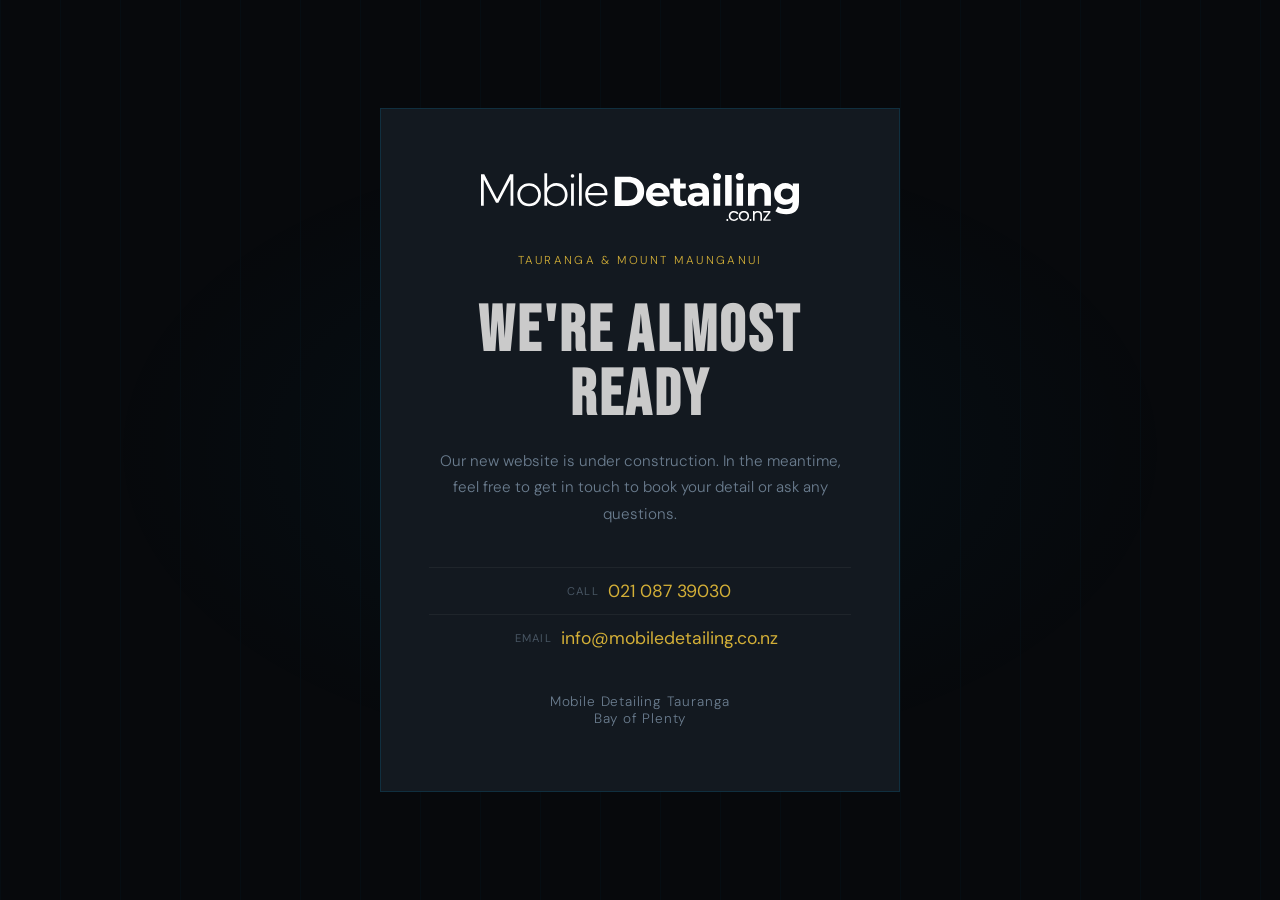
<file: index.html>
<!DOCTYPE html>
<html lang="en">
<head>
  <meta charset="UTF-8" />
  <meta name="viewport" content="width=device-width, initial-scale=1.0" />
  <title>Mobile Detailing Tauranga — Coming Soon</title>
  <meta name="robots" content="index, follow" />
  <link rel="canonical" href="https://mobiledetailing.co.nz/" />
  <link href="https://fonts.googleapis.com/css2?family=Bebas+Neue&family=DM+Sans:wght@300;400;500&display=swap" rel="stylesheet" />
  <style>
    *, *::before, *::after { box-sizing: border-box; margin: 0; padding: 0; }
    :root {
      --yellow: #D3AF37; --gold-light: #4DCAF5; --dark: #07090C;
      --dark-3: #131920; --text: #cacaca; --text-muted: #6B7D8F;
      --border: rgba(0,175,239,0.15);
    }
    html, body { height: 100%; }
    body {
      background: var(--dark); color: var(--text);
      font-family: 'DM Sans', sans-serif; font-weight: 300;
      display: flex; align-items: center; justify-content: center;
      min-height: 100svh; overflow: hidden;
    }
    .bg-lines {
      position: fixed; inset: 0; opacity: 0.03; pointer-events: none;
      background-image: repeating-linear-gradient(90deg, #00AFEF 0px, #00AFEF 1px, transparent 1px, transparent 60px);
    }
    .bg-glow {
      position: fixed; inset: 0; pointer-events: none;
      background: radial-gradient(ellipse 60% 50% at 50% 50%, rgba(0,175,239,0.05) 0%, transparent 70%);
    }
    .card {
      position: relative; z-index: 2; text-align: center;
      padding: 4rem 3rem; border: 1px solid var(--border);
      background: var(--dark-3); max-width: 520px; width: 90%;
      animation: fadeUp 0.8s ease forwards;
    }
    @keyframes fadeUp {
      from { opacity: 0; transform: translateY(20px); }
      to   { opacity: 1; transform: translateY(0); }
    }
    .logo { margin-bottom: 2rem; display: flex; justify-content: center; }
    .logo img { height: 48px; width: auto; display: block; margin: 0 auto; }
    .logo-text { font-family: 'Bebas Neue', sans-serif; font-size: 1.6rem; letter-spacing: 0.12em; color: var(--yellow); }
    .divider { width: 40px; height: 1px; background: var(--yellow); margin: 0 auto 2rem; }
    
    .eyebrow { 
        font-size: 0.72rem; 
        letter-spacing: 0.2em; 
        text-transform: uppercase; 
        color: var(--yellow); 
        margin-bottom: 2rem; 
    }
    
    h1 { 
        font-family: 'Bebas Neue', sans-serif; 
        font-size: clamp(3rem, 8vw, 4rem); 
        letter-spacing: 0.05em; 
        line-height: 1; 
        color: var(--text); 
        margin-bottom: 1.25rem; 
    
    }
    p { font-size: 0.95rem; color: var(--text-muted); line-height: 1.75; margin-bottom: 2.5rem; }
    .contact-row { display: flex; align-items: center; justify-content: center; gap: 0.6rem; font-size: 1.1rem; font-weight: 400; color: var(--text-muted); padding: 0.75rem 0; border-top: 1px solid rgba(255,255,255,0.05); }
    .contact-row:last-of-type { border-bottom: 1px solid rgba(255,255,255,0.05); }
    .contact-row a { color: var(--yellow); text-decoration: none; transition: color 0.2s; }
    .contact-row a:hover { color: var(--gold-light); }
    .contact-label { font-size: 0.7rem; letter-spacing: 0.1em; text-transform: uppercase; color: var(--text-muted); opacity: 0.6; min-width: 50px; text-align: right; }
    .footer-note { margin-top: 2rem; font-size: 0.85rem; color: var(--text-muted); opacity: 1; letter-spacing: 0.06em; }
  </style>
</head>
<body>
  <div class="bg-lines"></div>
  <div class="bg-glow"></div>
  <div class="card">
    <div class="logo">
      <img src="images/logo_header.svg" alt="Mobile Detailing Tauranga"
           onerror="this.style.display='none'; document.querySelector('.logo-text').style.display='block';" />
      <div class="logo-text" style="display:none;">Mobile Detailing Tauranga</div>
    </div>
    <!-- <div class="divider"></div> -->
    <div class="eyebrow">Tauranga & Mount Maunganui</div>
    <h1>We're Almost Ready</h1>
    <p>Our new website is under construction. In the meantime, feel free to get in touch to book your detail or ask any questions.</p>
    <div class="contact-row">
      <span class="contact-label">Call</span>
      <a href="tel:021 087 39030">021 087 39030</a>
    </div>
    <div class="contact-row">
      <span class="contact-label">Email</span>
      <a href="mailto:info@mobiledetailing.co.nz">info@mobiledetailing.co.nz</a>
    </div>
    <div class="footer-note">Mobile Detailing Tauranga<br>Bay of Plenty</div>
  </div>
</body>
</html>
</file>
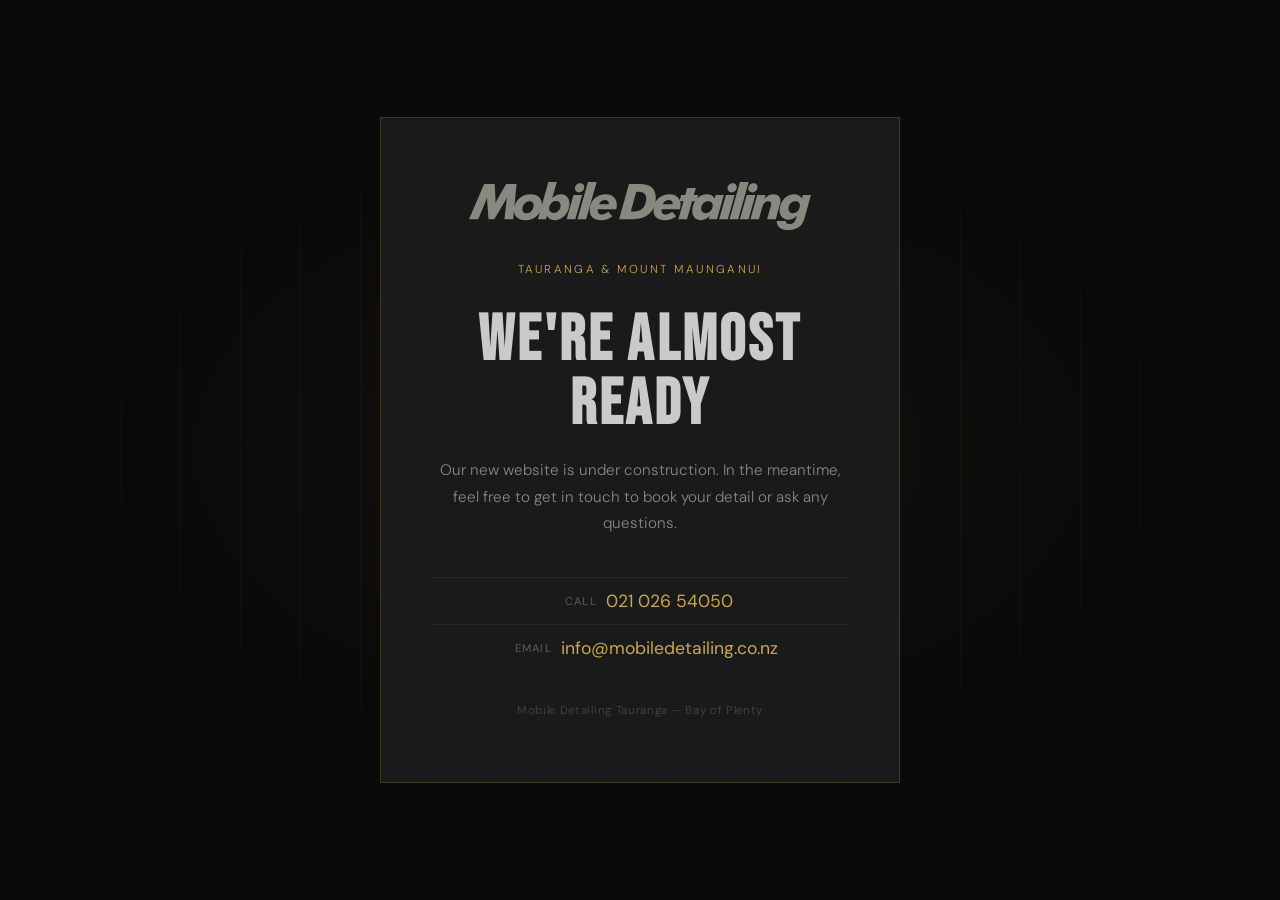
<file: BKP BEFORE CHANGE/index.html>
<!DOCTYPE html>
<html lang="en">
<head>
  <meta charset="UTF-8" />
  <meta name="viewport" content="width=device-width, initial-scale=1.0" />
  <title>Mobile Detailing Tauranga — Coming Soon</title>
  <meta name="robots" content="noindex, nofollow" />
  <link href="https://fonts.googleapis.com/css2?family=Bebas+Neue&family=DM+Sans:wght@300;400;500&display=swap" rel="stylesheet" />
  <style>
    *, *::before, *::after { box-sizing: border-box; margin: 0; padding: 0; }
    :root {
      --gold: #C9A84C; --gold-light: #E2C47A; --dark: #0A0A0A;
      --dark-3: #1A1A1A; --text: #cacaca; --text-muted: #888880;
      --border: rgba(201,168,76,0.2);
    }
    html, body { height: 100%; }
    body {
      background: var(--dark); color: var(--text);
      font-family: 'DM Sans', sans-serif; font-weight: 300;
      display: flex; align-items: center; justify-content: center;
      min-height: 100svh; overflow: hidden;
    }
    .bg-lines {
      position: fixed; inset: 0; opacity: 0.03; pointer-events: none;
      background-image: repeating-linear-gradient(90deg, #C9A84C 0px, #C9A84C 1px, transparent 1px, transparent 60px);
    }
    .bg-glow {
      position: fixed; inset: 0; pointer-events: none;
      background: radial-gradient(ellipse 60% 50% at 50% 50%, rgba(201,168,76,0.06) 0%, transparent 70%);
    }
    .card {
      position: relative; z-index: 2; text-align: center;
      padding: 4rem 3rem; border: 1px solid var(--border);
      background: var(--dark-3); max-width: 520px; width: 90%;
      animation: fadeUp 0.8s ease forwards;
    }
    @keyframes fadeUp {
      from { opacity: 0; transform: translateY(20px); }
      to   { opacity: 1; transform: translateY(0); }
    }
    .logo { margin-bottom: 2rem; display: flex; justify-content: center; }
    .logo img { height: 48px; width: auto; display: block; margin: 0 auto; }
    .logo-text { font-family: 'Bebas Neue', sans-serif; font-size: 1.6rem; letter-spacing: 0.12em; color: var(--gold); }
    .divider { width: 40px; height: 1px; background: var(--gold); margin: 0 auto 2rem; }
    
    .eyebrow { 
        font-size: 0.72rem; 
        letter-spacing: 0.2em; 
        text-transform: uppercase; 
        color: var(--gold); 
        margin-bottom: 2rem; 
    }
    
    h1 { 
        font-family: 'Bebas Neue', sans-serif; 
        font-size: clamp(3rem, 8vw, 4rem); 
        letter-spacing: 0.05em; 
        line-height: 1; 
        color: var(--text); 
        margin-bottom: 1.25rem; 
    
    }
    p { font-size: 0.95rem; color: var(--text-muted); line-height: 1.75; margin-bottom: 2.5rem; }
    .contact-row { display: flex; align-items: center; justify-content: center; gap: 0.6rem; font-size: 1.1rem; font-weight: 400; color: var(--text-muted); padding: 0.75rem 0; border-top: 1px solid rgba(255,255,255,0.05); }
    .contact-row:last-of-type { border-bottom: 1px solid rgba(255,255,255,0.05); }
    .contact-row a { color: var(--gold); text-decoration: none; transition: color 0.2s; }
    .contact-row a:hover { color: var(--gold-light); }
    .contact-label { font-size: 0.7rem; letter-spacing: 0.1em; text-transform: uppercase; color: var(--text-muted); opacity: 0.6; min-width: 50px; text-align: right; }
    .footer-note { margin-top: 2rem; font-size: 0.72rem; color: var(--text-muted); opacity: 0.4; letter-spacing: 0.06em; }
  </style>
</head>
<body>
  <div class="bg-lines"></div>
  <div class="bg-glow"></div>
  <div class="card">
    <div class="logo">
      <img src="images/logo.svg" alt="Mobile Detailing Tauranga"
           onerror="this.style.display='none'; document.querySelector('.logo-text').style.display='block';" />
      <div class="logo-text" style="display:none;">Mobile Detailing Tauranga</div>
    </div>
    <!-- <div class="divider"></div> -->
    <div class="eyebrow">Tauranga & Mount Maunganui</div>
    <h1>We're Almost Ready</h1>
    <p>Our new website is under construction. In the meantime, feel free to get in touch to book your detail or ask any questions.</p>
    <div class="contact-row">
      <span class="contact-label">Call</span>
      <a href="tel:021 026 54050">021 026 54050</a>
    </div>
    <div class="contact-row">
      <span class="contact-label">Email</span>
      <a href="mailto:info@mobiledetailing.co.nz">info@mobiledetailing.co.nz</a>
    </div>
    <div class="footer-note">Mobile Detailing Tauranga — Bay of Plenty</div>
  </div>
</body>
</html>
</file>
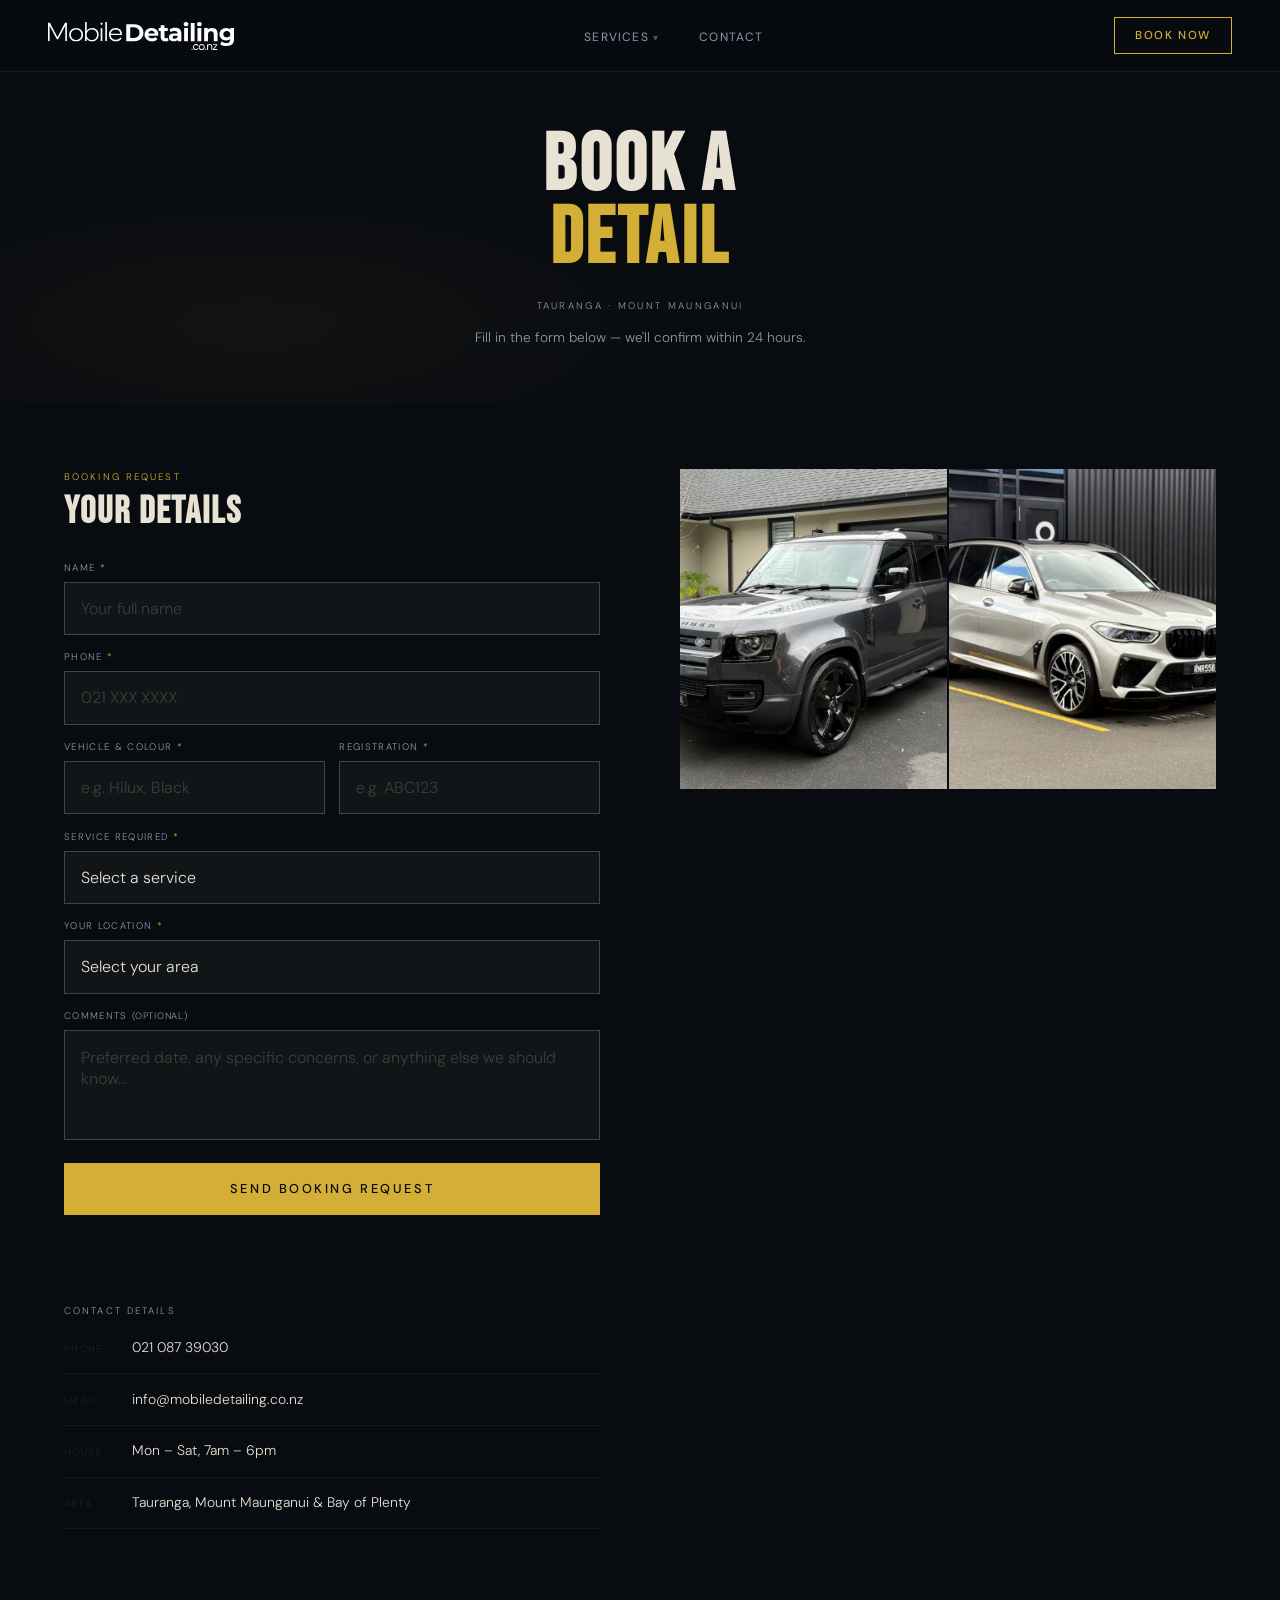
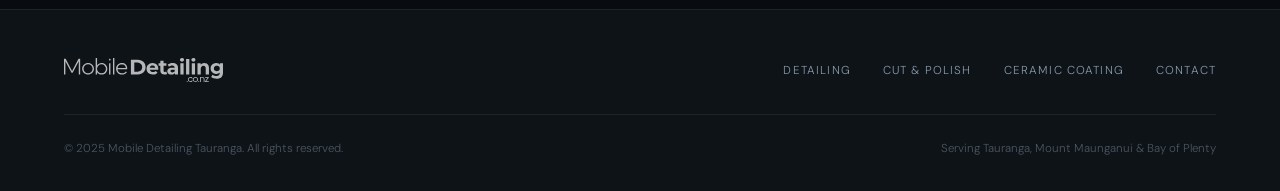
<file: contact.html>
<!DOCTYPE html>
<html lang="en">
<head>
  <meta charset="UTF-8" />
  <meta name="viewport" content="width=device-width, initial-scale=1.0" />
  <title>Book a Detail | Mobile Detailing Tauranga</title>
  <meta name="description" content="Book a mobile car detail in Tauranga, Mount Maunganui, Papamoa or Te Puke. Fill in the form and we'll confirm within 24 hours." />
  <meta name="robots" content="index, follow" />
  <link rel="canonical" href="https://mobiledetailing.co.nz/contact.html" />
  <meta property="og:title" content="Book a Detail | Mobile Detailing Tauranga" />
  <meta property="og:description" content="Book a mobile car detail in Tauranga & Bay of Plenty. We come to you." />
  <meta property="og:url" content="https://mobiledetailing.co.nz/contact.html" />
  <meta property="og:locale" content="en_NZ" />
  <meta name="geo.region" content="NZ-BOP" />
  <meta name="geo.placename" content="Tauranga, Bay of Plenty, New Zealand" />
  <link href="https://fonts.googleapis.com/css2?family=Bebas+Neue&family=DM+Sans:ital,wght@0,300;0,400;0,500;1,300&display=swap" rel="stylesheet" />
  <link rel="stylesheet" href="css/styles.css" />
</head>
<body>

<!-- ====== NAV ====== -->
<nav id="nav">
  <a href="dev.html" class="nav-logo">
    <img src="images/logo_header.svg" alt="Mobile Detailing Tauranga" />
  </a>
  <ul class="nav-links">
    <li class="has-dropdown">
      <a href="detailing.html">Services</a>
      <ul class="dropdown">
        <li><a href="detailing.html">Interior & Exterior Detailing</a></li>
        <li><a href="cut-and-polish.html">Cut & Polish</a></li>
        <li><a href="ceramic-coating.html">Ceramic Coating</a></li>
      </ul>
    </li>
    <li><a href="contact.html">Contact</a></li>
  </ul>
  <a href="contact.html" class="nav-btn">Book Now</a>
  <button class="nav-mobile-toggle" onclick="toggleMenu()" aria-label="Menu">
    <span></span><span></span><span></span>
  </button>
</nav>


<!-- ====== PAGE HERO ====== -->
<section class="page-hero">
  <div class="page-hero-inner">
    <h1 class="page-h1">Book a<br/><em>Detail</em></h1>
    <span class="page-eyebrow">Tauranga · Mount Maunganui</span>
    <p class="page-sub">Fill in the form below — we'll confirm within 24 hours.</p>
  </div>
</section>

<!-- ====== FORM + DETAILS ====== -->
<section class="contact-section">
  <div class="contact-desktop-layout">

    <!-- FORM -->
    <div class="contact-form-col">
      <span class="contact-form-label">Booking Request</span>
      <h2 class="contact-form-title">Your Details</h2>

      <form class="form" id="contactForm" onsubmit="submitForm(event)">

        <div class="f-group">
          <label class="f-label">Name <span class="f-req">*</span></label>
          <input type="text" class="f-input" placeholder="Your full name" required autocomplete="name" />
        </div>

        <div class="f-group">
          <label class="f-label">Phone <span class="f-req">*</span></label>
          <input type="tel" class="f-input" placeholder="021 XXX XXXX" required autocomplete="tel" inputmode="tel" />
        </div>

        <div class="form-2">
          <div class="f-group">
            <label class="f-label">Vehicle & Colour <span class="f-req">*</span></label>
            <input type="text" class="f-input" placeholder="e.g. Hilux, Black" required />
          </div>
          <div class="f-group">
            <label class="f-label">Registration <span class="f-req">*</span></label>
            <input type="text" class="f-input" placeholder="e.g. ABC123" required autocomplete="off" />
          </div>
        </div>

        <div class="f-group">
          <label class="f-label">Service Required <span class="f-req">*</span></label>
          <select class="f-select" required>
            <option value="" disabled selected>Select a service</option>
            <optgroup label="Mobile Detailing">
              <option>Express Wash — from $80</option>
              <option>Full Detail — from $180</option>
              <option>Premium Detail — from $320</option>
            </optgroup>
            <optgroup label="Workshop Services">
              <option>Cut & Polish</option>
              <option>Ceramic Coating — Essential (1 year)</option>
              <option>Ceramic Coating — Professional (3 years)</option>
              <option>Ceramic Coating — Ultimate (5 years)</option>
            </optgroup>
            <option>Not sure — please advise</option>
          </select>
        </div>

        <div class="f-group">
          <label class="f-label">Your Location <span class="f-req">*</span></label>
          <select class="f-select" required>
            <option value="" disabled selected>Select your area</option>
            <option>Tauranga</option>
            <option>Mount Maunganui</option>
            <option>Papamoa</option>
            <option>Te Puke</option>
            <option>Other</option>
          </select>
        </div>

        <div class="f-group">
          <label class="f-label">Comments <span style="color:var(--muted);font-size:0.58rem;letter-spacing:0.08em;">(optional)</span></label>
          <textarea class="f-textarea" placeholder="Preferred date, any specific concerns, or anything else we should know..."></textarea>
        </div>

        <button type="submit" class="f-submit">Send Booking Request</button>

      </form>

      <!-- Success -->
      <div class="f-success" id="formSuccess">
        <div class="f-success-check">✓</div>
        <div class="f-success-title">Request Sent</div>
        <p class="f-success-text">Thanks — we'll be in touch within 24 hours to confirm your booking.</p>
      </div>
    </div>

    <!-- ====== PHOTOS ====== -->
<div class="contact-photos">
  <div class="contact-photo">
    <img src="images/work/interior_detailing.webp" alt="Interior car detailing Tauranga" loading="lazy" />
  </div>
  <div class="contact-photo">
    <img src="images/work/exterior_detailing.webp" alt="Exterior car detailing Tauranga" loading="lazy" />
  </div>
</div>


    <!-- DESKTOP SIDEBAR — contact details -->
    <div class="contact-details-col" style="display:none;">
      <span class="contact-details-title">Contact Details</span>
      <div class="c-row">
        <span class="c-lbl">Phone</span>
        <a href="tel:021 087 39030" class="c-val">021 087 39030</a>
      </div>
      <div class="c-row">
        <span class="c-lbl">Email</span>
        <a href="mailto:info@mobiledetailing.co.nz" class="c-val">info@mobiledetailing.co.nz</a>
      </div>
      <div class="c-row">
        <span class="c-lbl">Hours</span>
        <span class="c-val">Mon – Sat, 7am – 6pm</span>
      </div>
      <div class="c-row">
        <span class="c-lbl">Area</span>
        <span class="c-val">Tauranga, Mount Maunganui & Bay of Plenty</span>
      </div>
    </div>

  </div>
</section>


<!-- ====== CONTACT DETAILS (mobile — below form) ====== -->
<div class="contact-details-section">
  <div class="contact-details-inner">
    <p class="contact-details-title">Or reach us directly</p>
    <div class="c-row">
      <span class="c-lbl">Phone</span>
      <a href="tel:021 087 39030" class="c-val">021 087 39030</a>
    </div>
    <div class="c-row">
      <span class="c-lbl">Email</span>
      <a href="mailto:info@mobiledetailing.co.nz" class="c-val">info@mobiledetailing.co.nz</a>
    </div>
    <div class="c-row">
      <span class="c-lbl">Hours</span>
      <span class="c-val">Mon – Sat, 7am – 6pm</span>
    </div>
    <div class="c-row">
      <span class="c-lbl">Area</span>
      <span class="c-val">Tauranga, Mount Maunganui & Bay of Plenty</span>
    </div>
  </div>
</div>


<!-- ====== FOOTER ====== -->
<footer class="footer">
  <div class="footer-inner">
    <div class="footer-top">
      <img src="images/logo_header.svg" alt="Mobile Detailing Tauranga" class="footer-logo" />
      <nav class="footer-nav">
        <a href="detailing.html">Detailing</a>
        <a href="cut-and-polish.html">Cut & Polish</a>
        <a href="ceramic-coating.html">Ceramic Coating</a>
        <a href="contact.html">Contact</a>
      </nav>
    </div>
    <div class="footer-bottom">
      <span class="footer-copy">© 2025 Mobile Detailing Tauranga. All rights reserved.</span>
      <span class="footer-location">Serving Tauranga, Mount Maunganui & Bay of Plenty</span>
    </div>
  </div>
</footer>

<script src="js/main.js"></script>
<script>
function submitForm(e) {
  e.preventDefault();
  document.getElementById('contactForm').style.display = 'none';
  var success = document.getElementById('formSuccess');
  success.style.display = 'block';
  success.scrollIntoView({ behavior: 'smooth', block: 'center' });
}

/* Show desktop sidebar on wide screens */
(function() {
  function checkWidth() {
    var sidebar = document.querySelector('.contact-details-col');
    if (sidebar) {
      sidebar.style.display = window.innerWidth >= 780 ? 'block' : 'none';
    }
  }
  checkWidth();
  window.addEventListener('resize', checkWidth);
})();
</script>

</body>
</html>
</file>
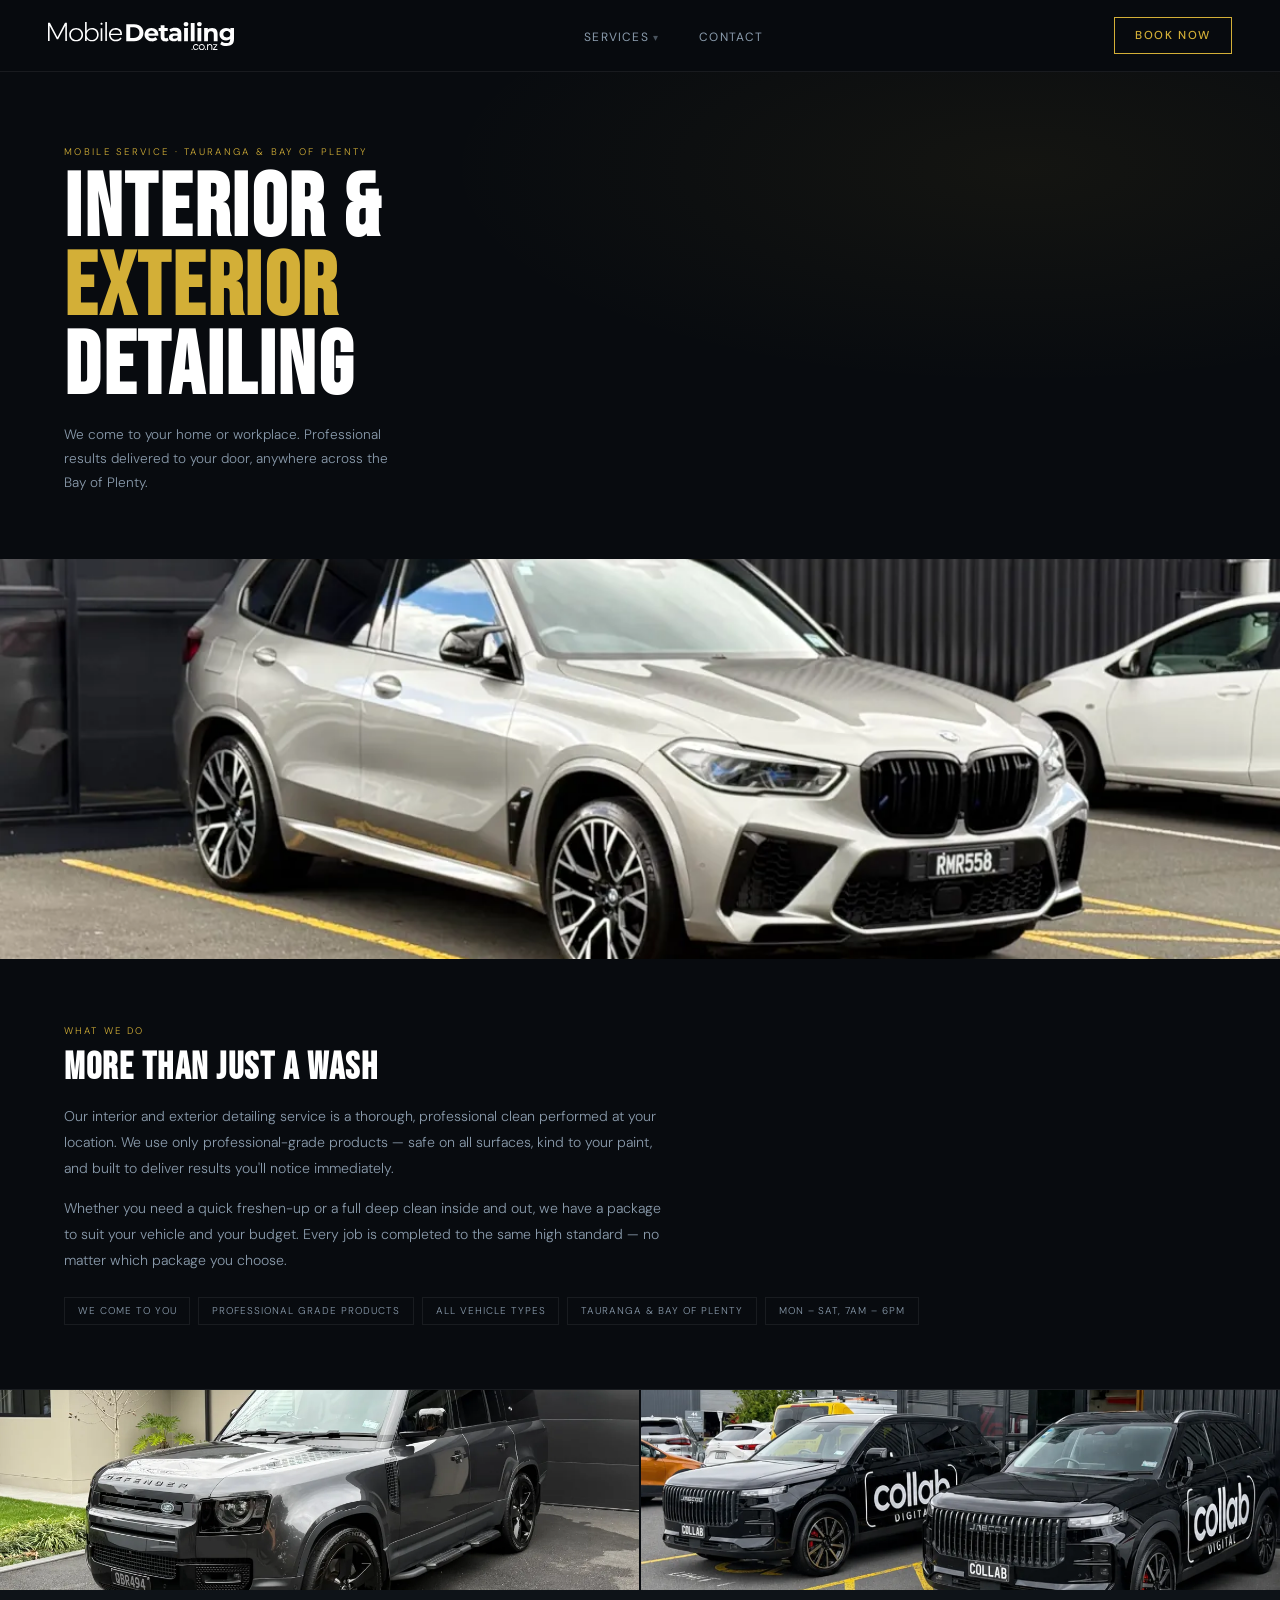
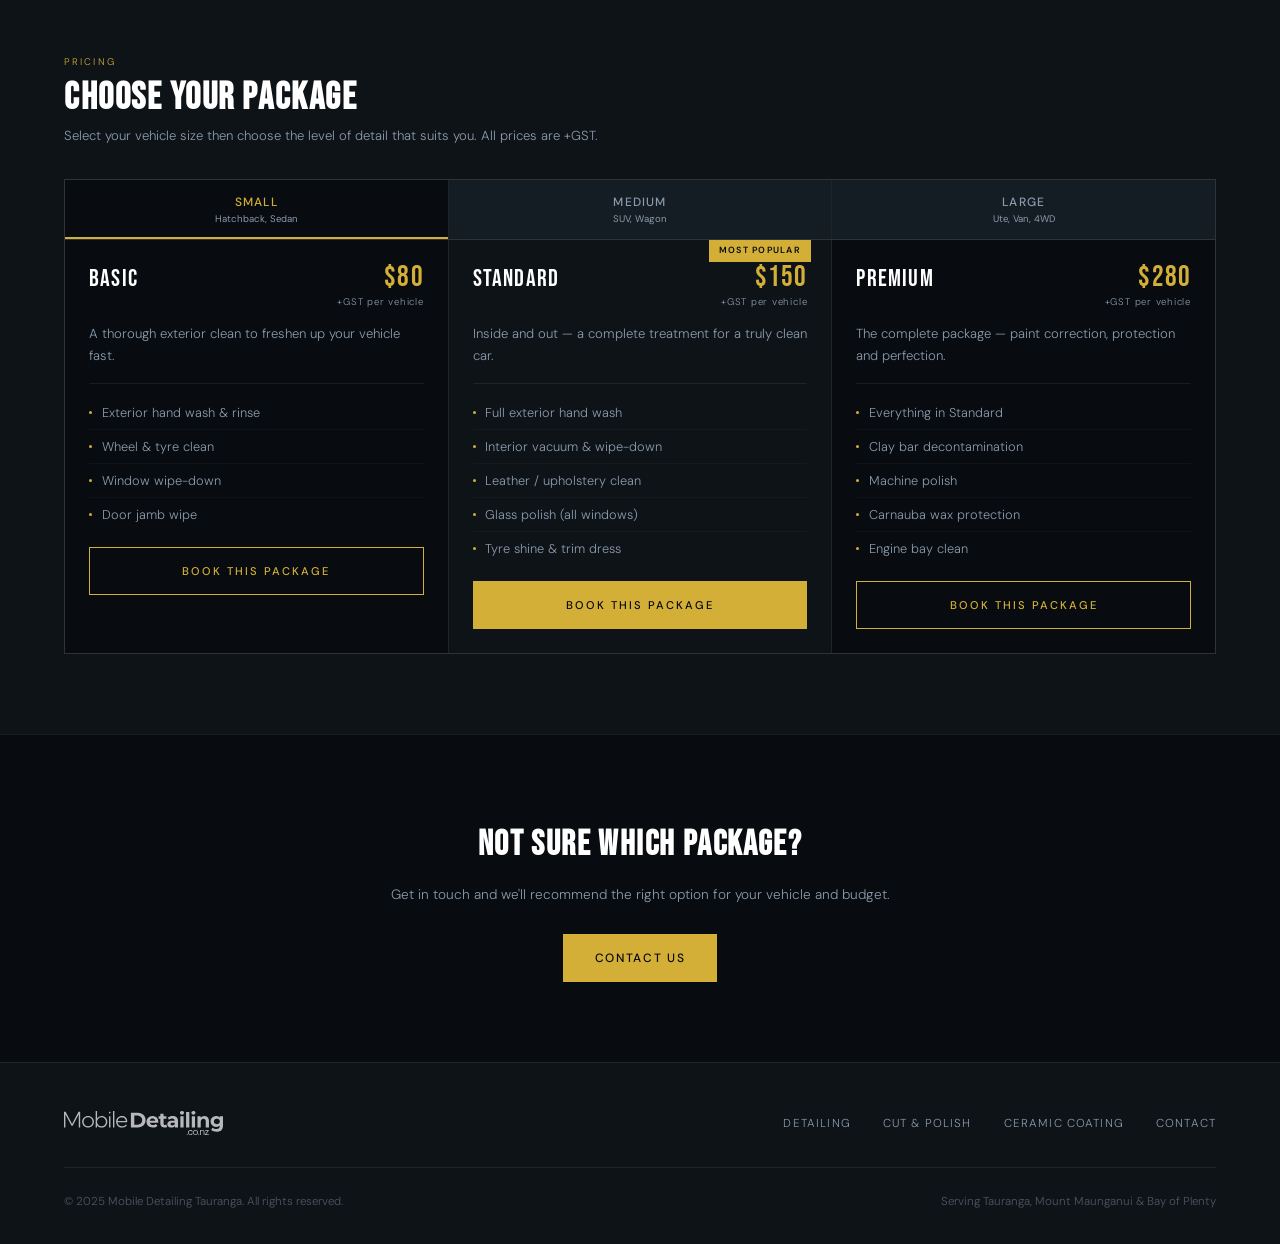
<file: detailing.html>
<!DOCTYPE html>
<html lang="en">
<head>
  <meta charset="UTF-8" />
  <meta name="viewport" content="width=device-width, initial-scale=1.0" />
  <title>Interior & Exterior Car Detailing Tauranga | Mobile Detailing</title>
  <meta name="description" content="Professional mobile interior and exterior car detailing in Tauranga, Mount Maunganui & Papamoa. We come to you. Three packages — Basic, Standard and Premium." />
  <meta name="robots" content="index, follow" />
  <link rel="canonical" href="https://mobiledetailing.co.nz/detailing.html" />
  <meta property="og:title" content="Interior & Exterior Car Detailing Tauranga" />
  <meta property="og:description" content="Mobile car detailing in Tauranga & Bay of Plenty. We come to you. From $80 +GST." />
  <meta property="og:url" content="https://mobiledetailing.co.nz/detailing.html" />
  <meta property="og:locale" content="en_NZ" />
  <meta name="geo.region" content="NZ-BOP" />
  <meta name="geo.placename" content="Tauranga, Bay of Plenty, New Zealand" />
  <script type="application/ld+json">
  {
    "@context": "https://schema.org",
    "@type": "Service",
    "name": "Interior & Exterior Car Detailing Tauranga",
    "provider": {
      "@type": "LocalBusiness",
      "name": "Mobile Detailing Tauranga",
      "url": "https://mobiledetailing.co.nz",
      "telephone": "021-087-39030",
      "address": { "@type": "PostalAddress", "addressLocality": "Tauranga", "addressRegion": "Bay of Plenty", "addressCountry": "NZ" }
    },
    "areaServed": ["Tauranga","Mount Maunganui","Papamoa","Te Puke"]
  }
  </script>
  <link href="https://fonts.googleapis.com/css2?family=Bebas+Neue&family=DM+Sans:ital,wght@0,300;0,400;0,500;1,300&display=swap" rel="stylesheet" />
  <link rel="stylesheet" href="css/styles.css" />
</head>
<body>

<!-- NAV -->
<nav id="nav">
  <a href="dev.html" class="nav-logo">
    <img src="images/logo_header.svg" alt="Mobile Detailing Tauranga" />
  </a>
  <ul class="nav-links">
    <li class="has-dropdown">
      <a href="a" onclick="return false">Services</a>
      <ul class="dropdown">
        <li><a href="detailing.html">Interior & Exterior Detailing</a></li>
        <li><a href="cut-and-polish.html">Cut & Polish</a></li>
        <li><a href="ceramic-coating.html">Ceramic Coating</a></li>
      </ul>
    </li>
    <li><a href="contact.html">Contact</a></li>
  </ul>
  <a href="contact.html" class="nav-btn">Book Now</a>
  <button class="nav-mobile-toggle" onclick="toggleMenu()" aria-label="Menu">
    <span></span><span></span><span></span>
  </button>
</nav>

<!-- HERO -->
<section class="dtl-hero">
  <div class="dtl-hero-inner">
    <span class="dtl-eyebrow">Mobile Service · Tauranga & Bay of Plenty</span>
    <h1 class="dtl-h1">Interior &<br/><em>Exterior</em><br/>Detailing</h1>
    <p class="dtl-hero-sub">We come to your home or workplace. Professional results delivered to your door, anywhere across the Bay of Plenty.</p>
  </div>
</section>

<!-- FULLWIDTH IMAGE -->
<div class="dtl-img-full">
  <img src="images/work/exterior_detailing.webp" alt="Exterior car detailing Tauranga" loading="eager" />
</div>

<!-- ABOUT -->
<section class="dtl-about">
  <span class="dtl-about-label">What We Do</span>
  <h2 class="dtl-about-title">More Than Just a Wash</h2>
  <p class="dtl-about-text">Our interior and exterior detailing service is a thorough, professional clean performed at your location. We use only professional-grade products — safe on all surfaces, kind to your paint, and built to deliver results you'll notice immediately.</p>
  <p class="dtl-about-text" style="margin-top:0.85rem;">Whether you need a quick freshen-up or a full deep clean inside and out, we have a package to suit your vehicle and your budget. Every job is completed to the same high standard — no matter which package you choose.</p>
  <div class="dtl-about-features">
    <span class="dtl-feature">We Come To You</span>
    <span class="dtl-feature">Professional Grade Products</span>
    <span class="dtl-feature">All Vehicle Types</span>
    <span class="dtl-feature">Tauranga & Bay of Plenty</span>
    <span class="dtl-feature">Mon – Sat, 7am – 6pm</span>
  </div>
</section>

<!-- IMAGE STRIP -->
<div style="display:flex;gap:2px;height:200px;overflow:hidden;">
  <div style="flex:1;position:relative;overflow:hidden;">
    <img src="images/work/interior_detailing.webp" alt="Interior detailing Tauranga" loading="lazy" style="position:absolute;inset:0;width:100%;height:100%;object-fit:cover;" />
  </div>
  <div style="flex:1;position:relative;overflow:hidden;">
    <img src="images/work/fleet_detailing.webp" alt="Fleet detailing Bay of Plenty" loading="lazy" style="position:absolute;inset:0;width:100%;height:100%;object-fit:cover;" />
  </div>
</div>

<!-- PRICING -->
<section class="dtl-pricing" id="pricing">
  <span class="dtl-pricing-label">Pricing</span>
  <h2 class="dtl-pricing-title">Choose Your Package</h2>
  <p class="dtl-pricing-sub">Select your vehicle size then choose the level of detail that suits you. All prices are +GST.</p>

  <div class="dtl-tabs">
    <button class="dtl-tab active" onclick="dtlTab(event,'small')">
      <span class="dtl-tab-label">Small</span>
      <span class="dtl-tab-sub">Hatchback, Sedan</span>
    </button>
    <button class="dtl-tab" onclick="dtlTab(event,'medium')">
      <span class="dtl-tab-label">Medium</span>
      <span class="dtl-tab-sub">SUV, Wagon</span>
    </button>
    <button class="dtl-tab" onclick="dtlTab(event,'large')">
      <span class="dtl-tab-label">Large</span>
      <span class="dtl-tab-sub">Ute, Van, 4WD</span>
    </button>
  </div>

  <!-- SMALL -->
  <div class="dtl-panel active" id="dtl-small">
    <div class="dtl-pkg">
      <div class="dtl-pkg-header">
        <div class="dtl-pkg-name">Basic</div>
        <div class="dtl-pkg-price-wrap">
          <div class="dtl-pkg-price">$80</div>
          <span class="dtl-pkg-gst">+GST per vehicle</span>
        </div>
      </div>
      <p class="dtl-pkg-desc">A thorough exterior clean to freshen up your vehicle fast.</p>
      <ul class="dtl-pkg-includes">
        <li>Exterior hand wash & rinse</li>
        <li>Wheel & tyre clean</li>
        <li>Window wipe-down</li>
        <li>Door jamb wipe</li>
      </ul>
      <a href="contact.html" class="dtl-pkg-cta">Book This Package</a>
    </div>
    <div class="dtl-pkg dtl-pkg-featured">
      <div class="dtl-pkg-badge">Most Popular</div>
      <div class="dtl-pkg-header">
        <div class="dtl-pkg-name">Standard</div>
        <div class="dtl-pkg-price-wrap">
          <div class="dtl-pkg-price">$150</div>
          <span class="dtl-pkg-gst">+GST per vehicle</span>
        </div>
      </div>
      <p class="dtl-pkg-desc">Inside and out — a complete treatment for a truly clean car.</p>
      <ul class="dtl-pkg-includes">
        <li>Full exterior hand wash</li>
        <li>Interior vacuum & wipe-down</li>
        <li>Leather / upholstery clean</li>
        <li>Glass polish (all windows)</li>
        <li>Tyre shine & trim dress</li>
      </ul>
      <a href="contact.html" class="dtl-pkg-cta">Book This Package</a>
    </div>
    <div class="dtl-pkg">
      <div class="dtl-pkg-header">
        <div class="dtl-pkg-name">Premium</div>
        <div class="dtl-pkg-price-wrap">
          <div class="dtl-pkg-price">$280</div>
          <span class="dtl-pkg-gst">+GST per vehicle</span>
        </div>
      </div>
      <p class="dtl-pkg-desc">The complete package — paint correction, protection and perfection.</p>
      <ul class="dtl-pkg-includes">
        <li>Everything in Standard</li>
        <li>Clay bar decontamination</li>
        <li>Machine polish</li>
        <li>Carnauba wax protection</li>
        <li>Engine bay clean</li>
      </ul>
      <a href="contact.html" class="dtl-pkg-cta">Book This Package</a>
    </div>
  </div>

  <!-- MEDIUM -->
  <div class="dtl-panel" id="dtl-medium">
    <div class="dtl-pkg">
      <div class="dtl-pkg-header">
        <div class="dtl-pkg-name">Basic</div>
        <div class="dtl-pkg-price-wrap">
          <div class="dtl-pkg-price">$100</div>
          <span class="dtl-pkg-gst">+GST per vehicle</span>
        </div>
      </div>
      <p class="dtl-pkg-desc">A thorough exterior clean to freshen up your vehicle fast.</p>
      <ul class="dtl-pkg-includes">
        <li>Exterior hand wash & rinse</li>
        <li>Wheel & tyre clean</li>
        <li>Window wipe-down</li>
        <li>Door jamb wipe</li>
      </ul>
      <a href="contact.html" class="dtl-pkg-cta">Book This Package</a>
    </div>
    <div class="dtl-pkg dtl-pkg-featured">
      <div class="dtl-pkg-badge">Most Popular</div>
      <div class="dtl-pkg-header">
        <div class="dtl-pkg-name">Standard</div>
        <div class="dtl-pkg-price-wrap">
          <div class="dtl-pkg-price">$190</div>
          <span class="dtl-pkg-gst">+GST per vehicle</span>
        </div>
      </div>
      <p class="dtl-pkg-desc">Inside and out — a complete treatment for a truly clean car.</p>
      <ul class="dtl-pkg-includes">
        <li>Full exterior hand wash</li>
        <li>Interior vacuum & wipe-down</li>
        <li>Leather / upholstery clean</li>
        <li>Glass polish (all windows)</li>
        <li>Tyre shine & trim dress</li>
      </ul>
      <a href="contact.html" class="dtl-pkg-cta">Book This Package</a>
    </div>
    <div class="dtl-pkg">
      <div class="dtl-pkg-header">
        <div class="dtl-pkg-name">Premium</div>
        <div class="dtl-pkg-price-wrap">
          <div class="dtl-pkg-price">$340</div>
          <span class="dtl-pkg-gst">+GST per vehicle</span>
        </div>
      </div>
      <p class="dtl-pkg-desc">The complete package — paint correction, protection and perfection.</p>
      <ul class="dtl-pkg-includes">
        <li>Everything in Standard</li>
        <li>Clay bar decontamination</li>
        <li>Machine polish</li>
        <li>Carnauba wax protection</li>
        <li>Engine bay clean</li>
      </ul>
      <a href="contact.html" class="dtl-pkg-cta">Book This Package</a>
    </div>
  </div>

  <!-- LARGE -->
  <div class="dtl-panel" id="dtl-large">
    <div class="dtl-pkg">
      <div class="dtl-pkg-header">
        <div class="dtl-pkg-name">Basic</div>
        <div class="dtl-pkg-price-wrap">
          <div class="dtl-pkg-price">$120</div>
          <span class="dtl-pkg-gst">+GST per vehicle</span>
        </div>
      </div>
      <p class="dtl-pkg-desc">A thorough exterior clean to freshen up your vehicle fast.</p>
      <ul class="dtl-pkg-includes">
        <li>Exterior hand wash & rinse</li>
        <li>Wheel & tyre clean</li>
        <li>Window wipe-down</li>
        <li>Door jamb wipe</li>
      </ul>
      <a href="contact.html" class="dtl-pkg-cta">Book This Package</a>
    </div>
    <div class="dtl-pkg dtl-pkg-featured">
      <div class="dtl-pkg-badge">Most Popular</div>
      <div class="dtl-pkg-header">
        <div class="dtl-pkg-name">Standard</div>
        <div class="dtl-pkg-price-wrap">
          <div class="dtl-pkg-price">$230</div>
          <span class="dtl-pkg-gst">+GST per vehicle</span>
        </div>
      </div>
      <p class="dtl-pkg-desc">Inside and out — a complete treatment for a truly clean car.</p>
      <ul class="dtl-pkg-includes">
        <li>Full exterior hand wash</li>
        <li>Interior vacuum & wipe-down</li>
        <li>Leather / upholstery clean</li>
        <li>Glass polish (all windows)</li>
        <li>Tyre shine & trim dress</li>
      </ul>
      <a href="contact.html" class="dtl-pkg-cta">Book This Package</a>
    </div>
    <div class="dtl-pkg">
      <div class="dtl-pkg-header">
        <div class="dtl-pkg-name">Premium</div>
        <div class="dtl-pkg-price-wrap">
          <div class="dtl-pkg-price">$400</div>
          <span class="dtl-pkg-gst">+GST per vehicle</span>
        </div>
      </div>
      <p class="dtl-pkg-desc">The complete package — paint correction, protection and perfection.</p>
      <ul class="dtl-pkg-includes">
        <li>Everything in Standard</li>
        <li>Clay bar decontamination</li>
        <li>Machine polish</li>
        <li>Carnauba wax protection</li>
        <li>Engine bay clean</li>
      </ul>
      <a href="contact.html" class="dtl-pkg-cta">Book This Package</a>
    </div>
  </div>
</section>

<!-- CTA STRIP -->
<div class="dtl-cta-strip">
  <h2 class="dtl-cta-strip-title">Not Sure Which Package?</h2>
  <p class="dtl-cta-strip-sub">Get in touch and we'll recommend the right option for your vehicle and budget.</p>
  <a href="contact.html" class="btn-primary">Contact Us</a>
</div>

<!-- FOOTER -->
<footer class="footer">
  <div class="footer-inner">
    <div class="footer-top">
      <img src="images/logo_header.svg" alt="Mobile Detailing Tauranga" class="footer-logo" />
      <nav class="footer-nav">
        <a href="detailing.html">Detailing</a>
        <a href="cut-and-polish.html">Cut & Polish</a>
        <a href="ceramic-coating.html">Ceramic Coating</a>
        <a href="contact.html">Contact</a>
      </nav>
    </div>
    <div class="footer-bottom">
      <span class="footer-copy">© 2025 Mobile Detailing Tauranga. All rights reserved.</span>
      <span class="footer-location">Serving Tauranga, Mount Maunganui & Bay of Plenty</span>
    </div>
  </div>
</footer>

<script src="js/main.js"></script>
<script>
function dtlTab(e, size) {
  document.querySelectorAll('.dtl-tab').forEach(function(t) { t.classList.remove('active'); });
  e.currentTarget.classList.add('active');
  document.querySelectorAll('.dtl-panel').forEach(function(p) { p.classList.remove('active'); });
  document.getElementById('dtl-' + size).classList.add('active');
}
</script>

</body>
</html>
</file>
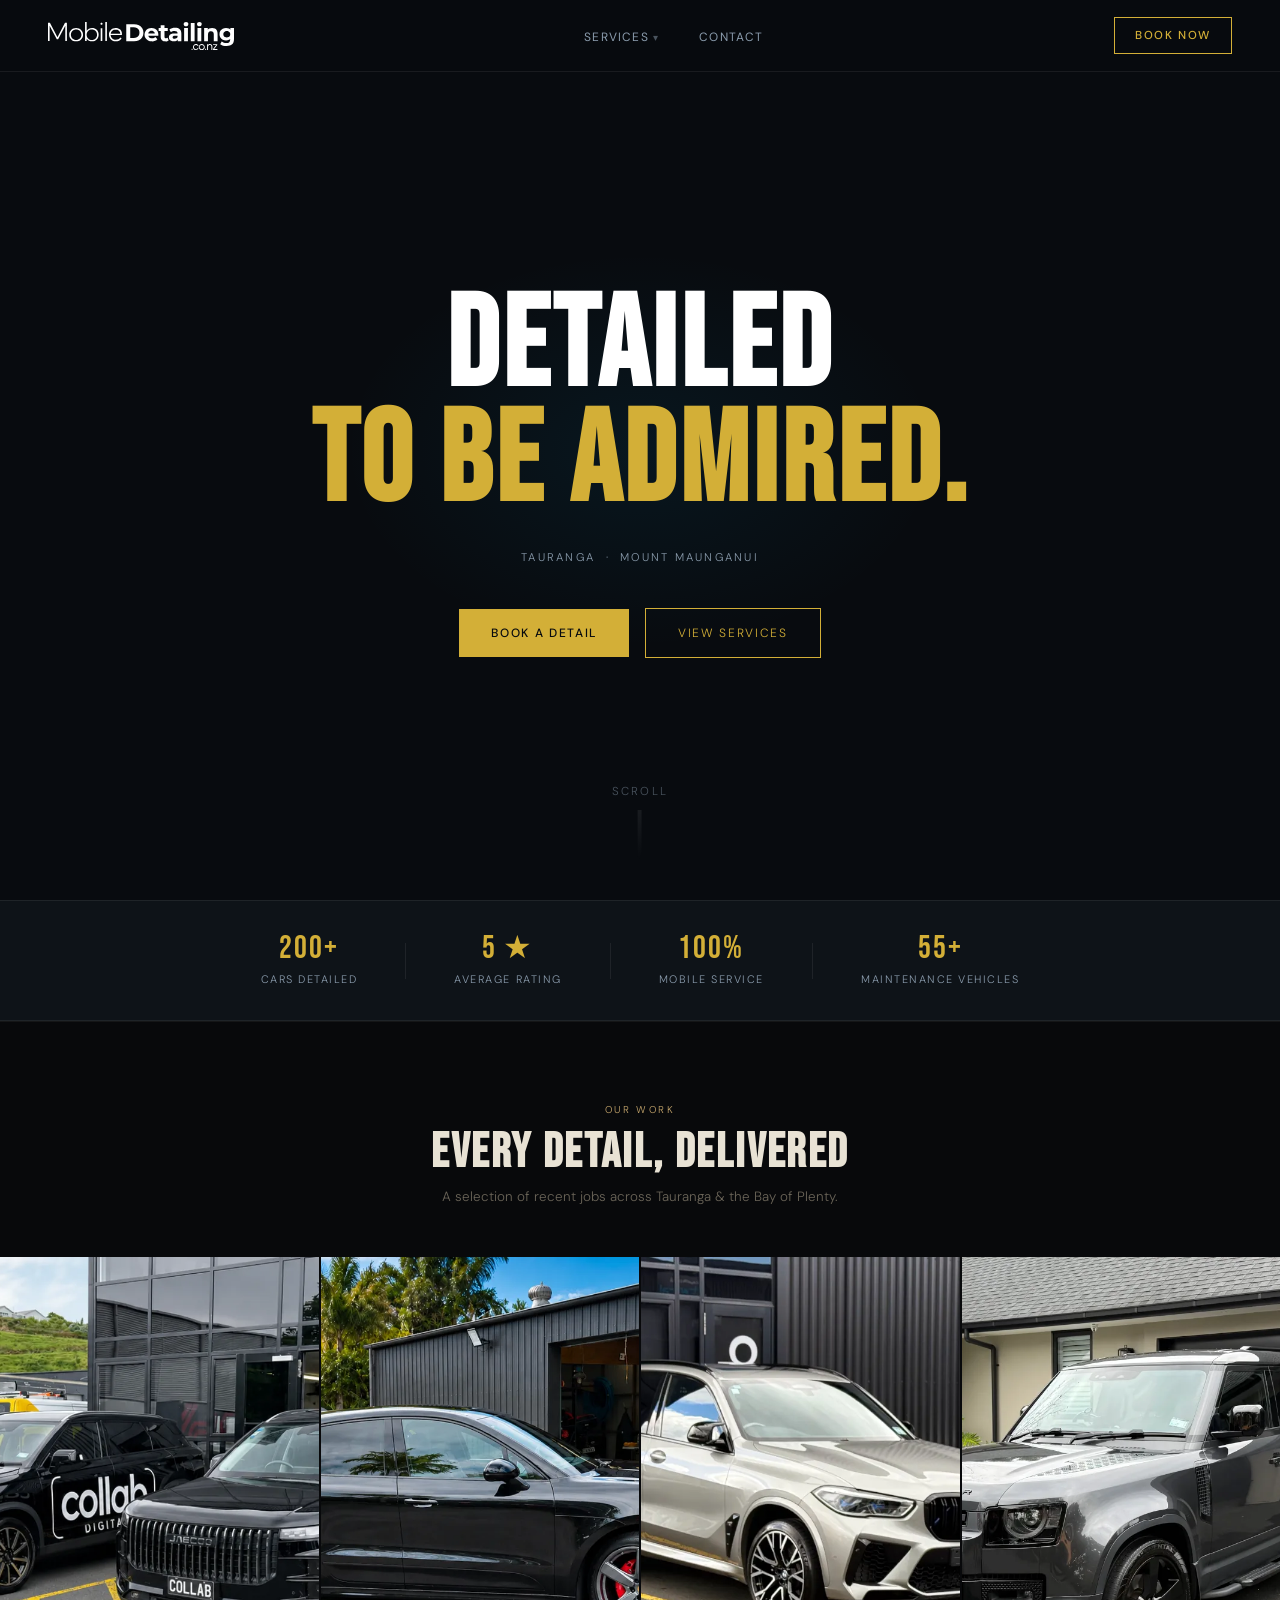
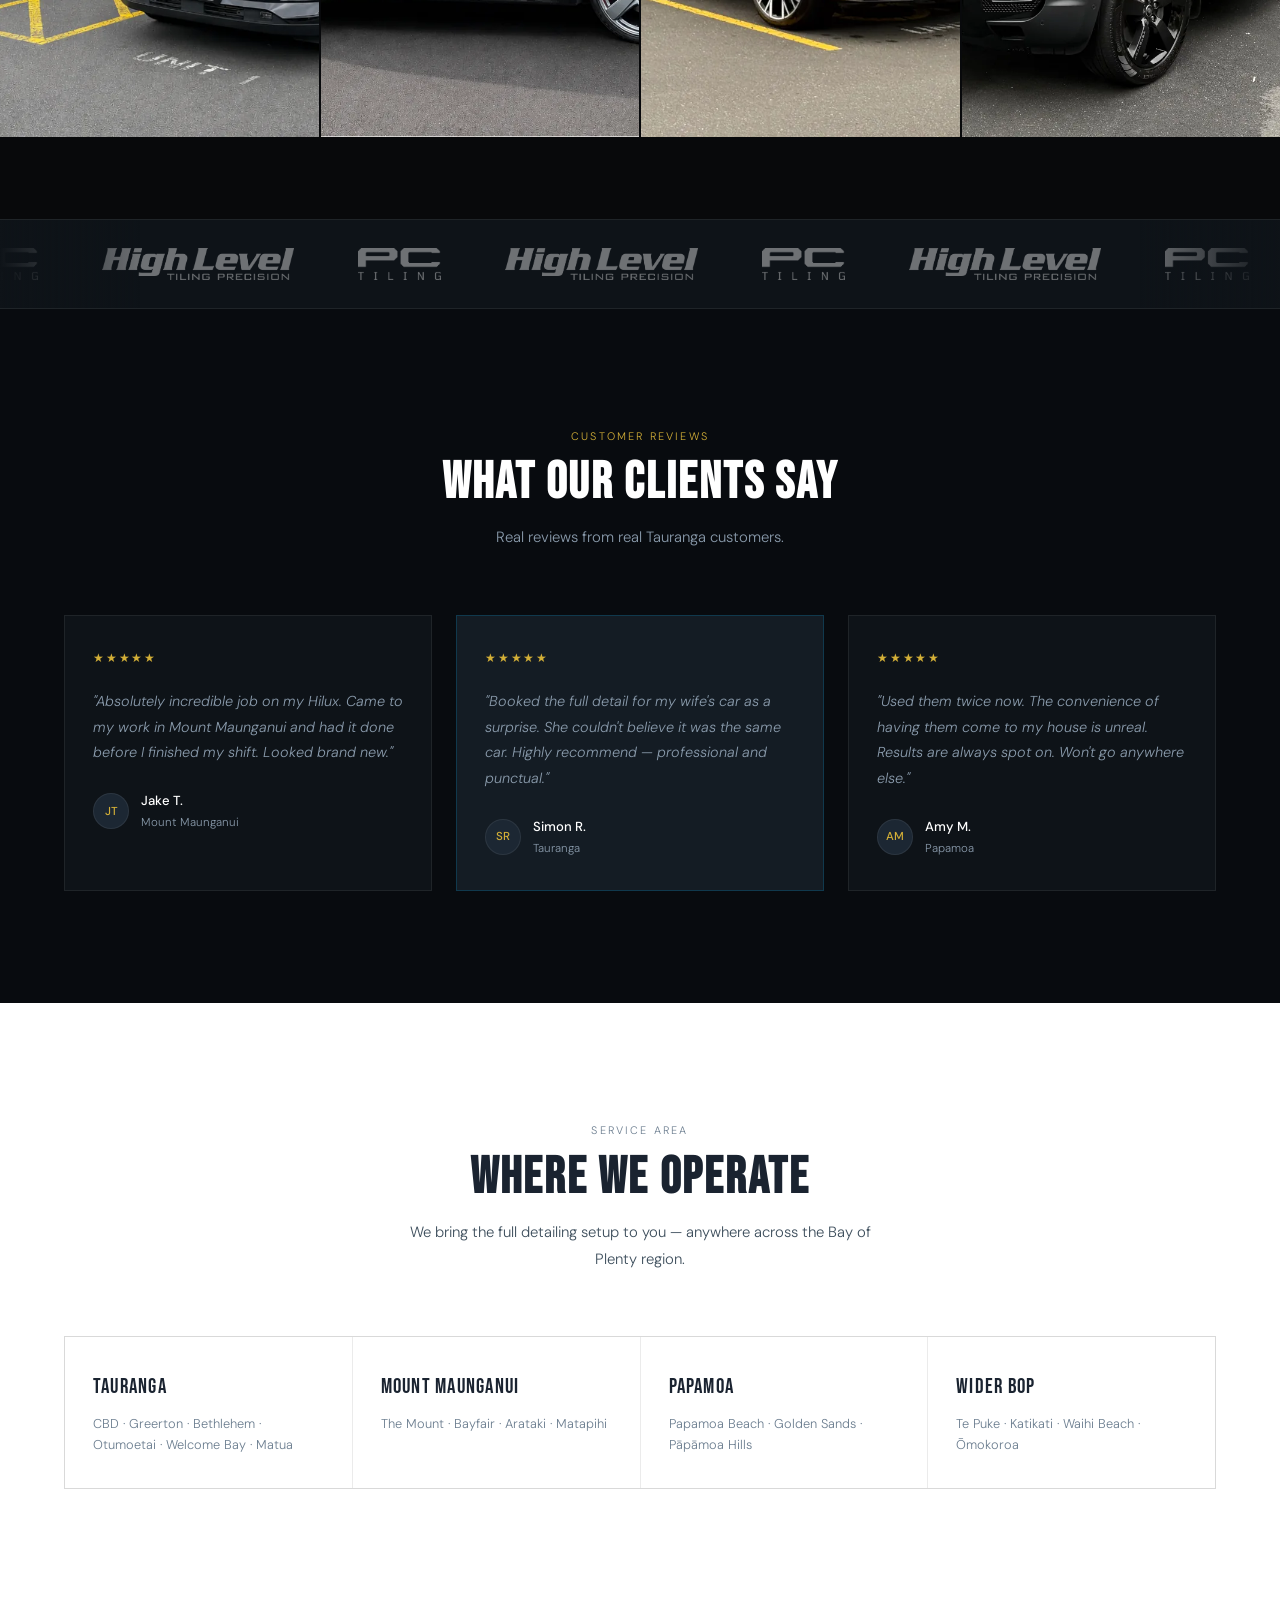
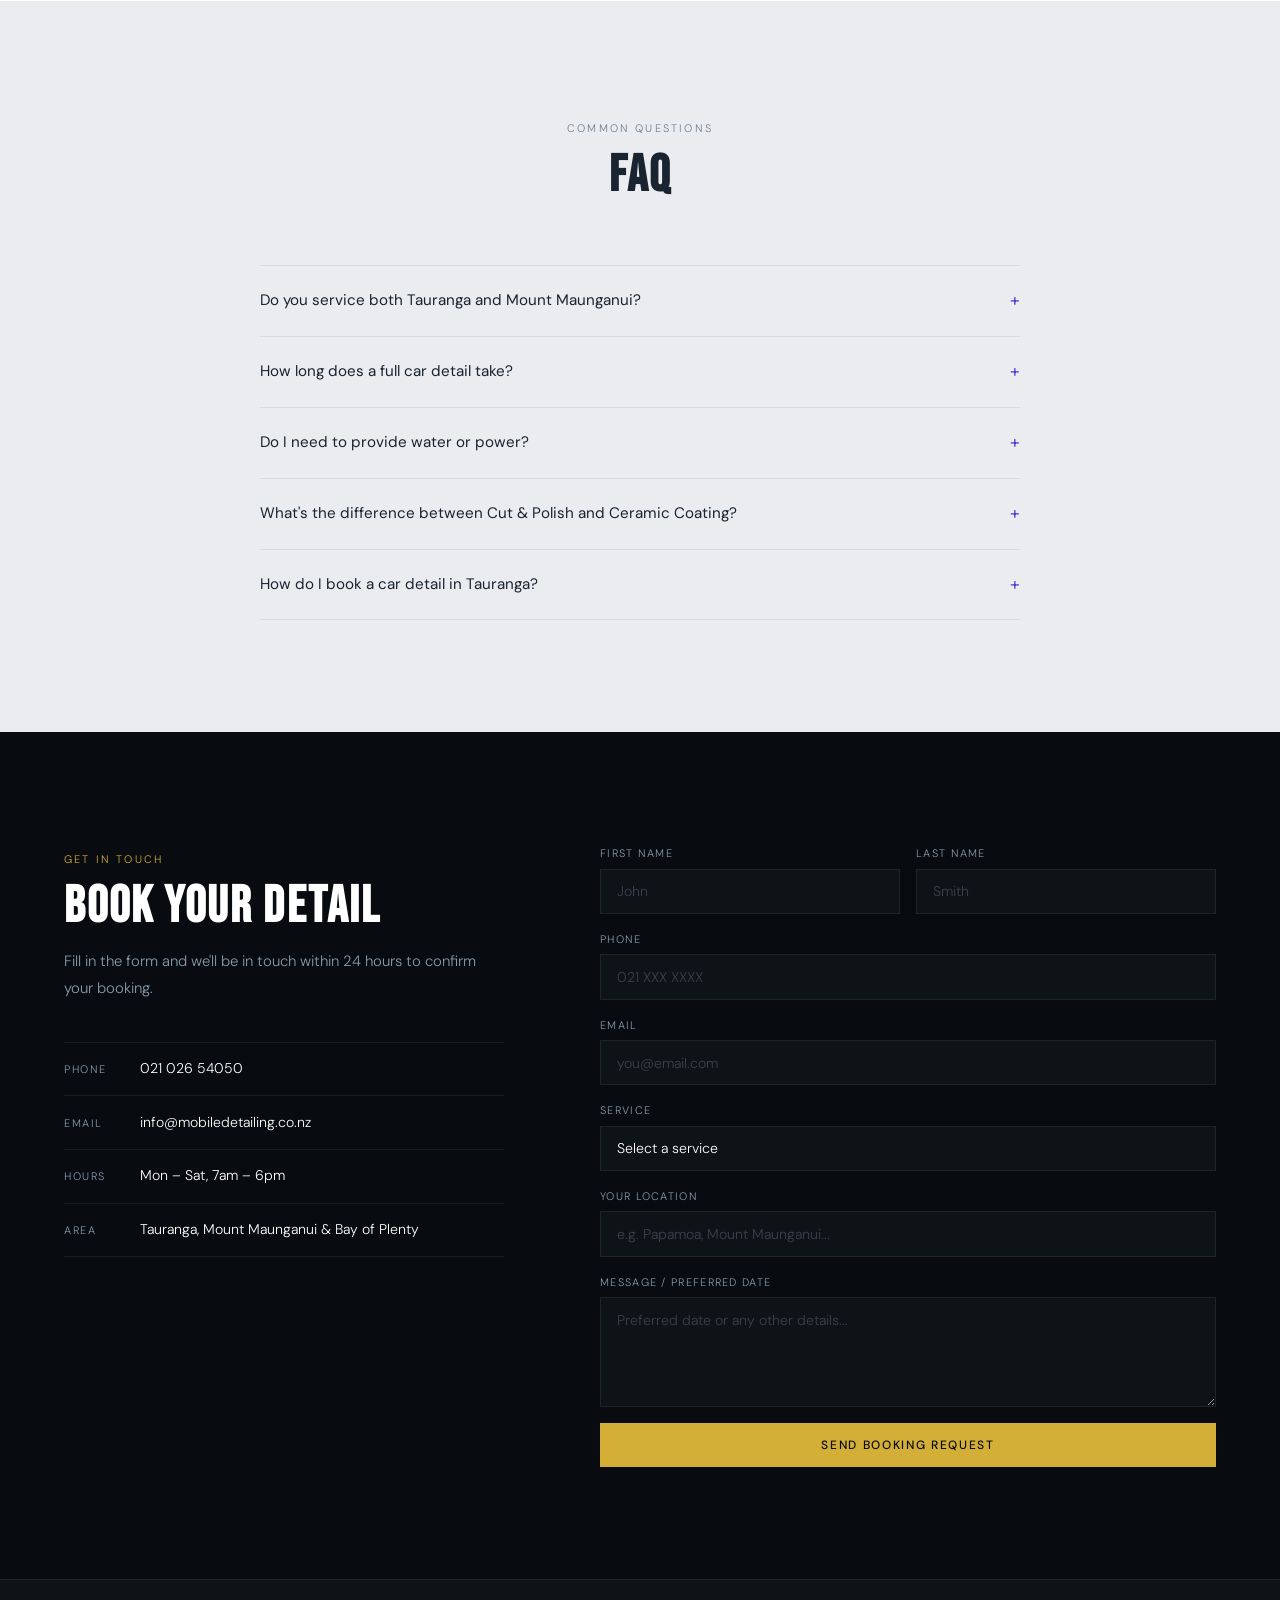
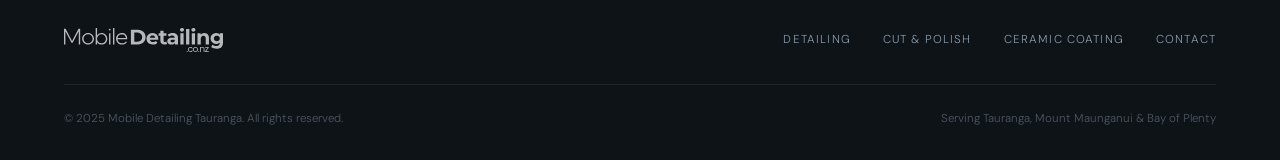
<file: dev.html>
<!DOCTYPE html>
<html lang="en">
<head>
  <meta charset="UTF-8" />
  <meta name="viewport" content="width=device-width, initial-scale=1.0" />
  <title>Mobile Car Detailing Tauranga & Mount Maunganui | Mobile Detailing Tauranga</title>
  <meta name="description" content="Premium mobile car detailing in Tauranga, Mount Maunganui, Papamoa & Bay of Plenty. We come to you — at home or work. Book today." />
  <meta name="keywords" content="mobile car detailing Tauranga, car detailing Mount Maunganui, mobile detailing Bay of Plenty, car wash Tauranga, auto detailing Tauranga, car detailing Papamoa" />
  <meta name="author" content="Mobile Detailing Tauranga" />
  <meta name="robots" content="noindex, nofollow" />
  <link rel="canonical" href="https://mobiledetailing.co.nz/" />
  <meta property="og:type" content="business.business" />
  <meta property="og:title" content="Mobile Car Detailing Tauranga & Mount Maunganui" />
  <meta property="og:description" content="Premium mobile car detailing in Tauranga & Mount Maunganui. We come to you. Book online today." />
  <meta property="og:url" content="https://mobiledetailing.co.nz/" />
  <meta property="og:locale" content="en_NZ" />
  <meta name="geo.region" content="NZ-BOP" />
  <meta name="geo.placename" content="Tauranga, Bay of Plenty, New Zealand" />
  <meta name="geo.position" content="-37.6878;176.1651" />
  <meta name="ICBM" content="-37.6878, 176.1651" />

  <script type="application/ld+json">
  {
    "@context": "https://schema.org",
    "@type": "LocalBusiness",
    "name": "Mobile Detailing Tauranga",
    "description": "Premium mobile car detailing in Tauranga, Mount Maunganui, Papamoa and the Bay of Plenty.",
    "url": "https://mobiledetailing.co.nz",
    "telephone": "021-026-54050",
    "email": "info@mobiledetailing.co.nz",
    "address": { "@type": "PostalAddress", "addressLocality": "Tauranga", "addressRegion": "Bay of Plenty", "addressCountry": "NZ" },
    "geo": { "@type": "GeoCoordinates", "latitude": -37.6878, "longitude": 176.1651 },
    "areaServed": [
      { "@type": "City", "name": "Tauranga" },
      { "@type": "City", "name": "Mount Maunganui" },
      { "@type": "City", "name": "Papamoa" },
      { "@type": "City", "name": "Te Puke" },
      { "@type": "City", "name": "Waihi Beach" }
    ],
    "openingHoursSpecification": [{ "@type": "OpeningHoursSpecification", "dayOfWeek": ["Monday","Tuesday","Wednesday","Thursday","Friday","Saturday"], "opens": "07:00", "closes": "18:00" }],
    "priceRange": "$$",
    "aggregateRating": { "@type": "AggregateRating", "ratingValue": "5", "reviewCount": "47" }
  }
  </script>

  <script type="application/ld+json">
  {
    "@context": "https://schema.org",
    "@type": "FAQPage",
    "mainEntity": [
      { "@type": "Question", "name": "Do you service Tauranga and Mount Maunganui?", "acceptedAnswer": { "@type": "Answer", "text": "Yes — we cover Tauranga, Mount Maunganui, Papamoa, and the wider Bay of Plenty." } },
      { "@type": "Question", "name": "How long does a full car detail take?", "acceptedAnswer": { "@type": "Answer", "text": "An Express Wash takes around 1 hour. A Full Detail typically takes 2–3 hours. A Premium Detail can take 4–6 hours." } },
      { "@type": "Question", "name": "Do I need to provide water or power?", "acceptedAnswer": { "@type": "Answer", "text": "Access to a garden tap and power outlet is helpful. We can bring our own water and generator if needed for a small fee." } },
      { "@type": "Question", "name": "How do I book a detail in Tauranga?", "acceptedAnswer": { "@type": "Answer", "text": "Fill in the booking form on this page or call/text us. We'll confirm within 24 hours." } }
    ]
  }
  </script>

  <link href="https://fonts.googleapis.com/css2?family=Bebas+Neue&family=DM+Sans:ital,wght@0,300;0,400;0,500;1,300&display=swap" rel="stylesheet" />
  <link rel="stylesheet" href="css/styles.css" />
</head>
<body>

<!-- ====== NAV ====== -->
<nav id="nav">
  <a href="dev.html" class="nav-logo">
    <img src="images/logo_header.svg" alt="Mobile Detailing Tauranga" />
  </a>
  <ul class="nav-links">
    <li class="has-dropdown">
      <a href="a" onclick="return false">  Services</a>
      <ul class="dropdown">
        <li><a href="detailing.html">Interior & Exterior Detailing</a></li>
        
      </ul>
    </li>
    <!-- <li><a href="#testimonials">Reviews</a></li> -->
    <!-- <li><a href="#areas">Areas</a></li> -->
    <!-- <li><a href="#faq">FAQ</a></li> -->
    <li><a href="#contact">Contact</a></li>
  </ul>
  <a href="#contact" class="nav-btn">Book Now</a>
  <button class="nav-mobile-toggle" onclick="toggleMenu()" aria-label="Menu">
    <span></span><span></span><span></span>
  </button>
</nav>


<!-- ====== HERO ====== -->
<section class="hero">
  <div class="hero-inner">
    
    <!-- <img src="images/logo_hero.svg" alt="Mobile Detailing Tauranga" class="hero-logo" /> -->
    <h1 class="hero-heading">Detailed<br/><em>To Be Admired.</em></h1>
    <!-- <p class="hero-sub">Professional mobile car detailing across Tauranga, Mount Maunganui & Papamoa. Showroom results delivered to your door.</p> -->
    <p class="hero-location">Tauranga &nbsp;·&nbsp; Mount Maunganui </p>
    <div class="hero-actions">
      <a href="#contact" class="btn-primary">Book a Detail</a>
      <a href="detailing.html" class="btn-ghost">View Services</a>
    </div>
  </div>
  <div class="hero-scroll">
    <span>Scroll</span>
    <div class="hero-scroll-line"></div>
  </div>
</section>




<!-- ====== STATS ====== -->
<div class="stats">
  <div class="stat-item">
    <div class="stat-num">200+</div>
    <div class="stat-lbl">Cars Detailed</div>
  </div>
  <div class="stat-divider"></div>
  <div class="stat-item">
    <div class="stat-num">5 ★</div>
    <div class="stat-lbl">Average Rating</div>
  </div>
  <div class="stat-divider"></div>
  <div class="stat-item">
    <div class="stat-num">100%</div>
    <div class="stat-lbl">Mobile Service</div>
  </div>
  <div class="stat-divider"></div>
  <div class="stat-item">
    <div class="stat-num">55+</div>
    <div class="stat-lbl">Maintenance Vehicles</div>
  </div>
</div>


<!-- ====== OUR WORK ====== -->
<section class="work" id="work">
  <div class="work-header">
    <span class="work-label">Our Work</span>
    <h2 class="work-title">Every Detail, Delivered</h2>
    <p class="work-sub">A selection of recent jobs across Tauranga & the Bay of Plenty.</p>
  </div>
  <div class="work-grid">
    <div class="work-item work-item--large">
      <img src="images/work/fleet_detailing.webp" alt="Car detailing Tauranga" loading="lazy" />
    </div>
    <div class="work-item">
      <img src="images/work/cut_&_polish.webp" alt="Mobile detailing Mount Maunganui" loading="lazy" />
    </div>
    <div class="work-item">
      <img src="images/work/exterior_detailing.webp" alt="Premium car detail Bay of Plenty" loading="lazy" />
    </div>
    <div class="work-item">
      <img src="images/work/interior_detailing.webp" alt="Premium car detail Bay of Plenty" loading="lazy" />
    </div>
  </div>
  <br><br><br>
</section>


<div class="ticker">
  <div class="ticker-track">
    <div class="ticker-item"><img src="images/clients/logo-1.png" alt="Client" /></div>
    <div class="ticker-item"><img src="images/clients/logo-2.png" alt="Client" /></div>

    <div class="ticker-item"><img src="images/clients/logo-1.png" alt="Client" /></div>
    <div class="ticker-item"><img src="images/clients/logo-2.png" alt="Client" /></div>

    <div class="ticker-item"><img src="images/clients/logo-1.png" alt="Client" /></div>
    <div class="ticker-item"><img src="images/clients/logo-2.png" alt="Client" /></div>

    <div class="ticker-item"><img src="images/clients/logo-1.png" alt="Client" /></div>
    <div class="ticker-item"><img src="images/clients/logo-2.png" alt="Client" /></div>

    <div class="ticker-item"><img src="images/clients/logo-1.png" alt="Client" /></div>
    <div class="ticker-item"><img src="images/clients/logo-2.png" alt="Client" /></div>
   
  </div>
</div>


<!-- ====== TESTIMONIALS ====== -->
<section class="section section--dark" id="testimonials">
  <div class="section-inner">
    <div class="section-header section-header--light">
      <span class="label label--yellow">Customer Reviews</span>
      <h2 class="section-title section-title--light">What Our Clients Say</h2>
      <p class="section-desc section-desc--muted">Real reviews from real Tauranga customers.</p>
    </div>

    <div class="reviews-grid">

      <div class="review-card">
        <div class="review-stars">★★★★★</div>
        <p class="review-text">"Absolutely incredible job on my Hilux. Came to my work in Mount Maunganui and had it done before I finished my shift. Looked brand new."</p>
        <div class="review-author">
          <div class="review-avatar">JT</div>
          <div>
            <div class="review-name">Jake T.</div>
            <div class="review-location">Mount Maunganui</div>
          </div>
        </div>
      </div>

      <div class="review-card review-card--featured">
        <div class="review-stars">★★★★★</div>
        <p class="review-text">"Booked the full detail for my wife's car as a surprise. She couldn't believe it was the same car. Highly recommend — professional and punctual."</p>
        <div class="review-author">
          <div class="review-avatar">SR</div>
          <div>
            <div class="review-name">Simon R.</div>
            <div class="review-location">Tauranga</div>
          </div>
        </div>
      </div>

      <div class="review-card">
        <div class="review-stars">★★★★★</div>
        <p class="review-text">"Used them twice now. The convenience of having them come to my house is unreal. Results are always spot on. Won't go anywhere else."</p>
        <div class="review-author">
          <div class="review-avatar">AM</div>
          <div>
            <div class="review-name">Amy M.</div>
            <div class="review-location">Papamoa</div>
          </div>
        </div>
      </div>

    </div>
  </div>
</section>


<!-- ====== AREAS ====== -->
<section class="section section--light" id="areas">
  <div class="section-inner">
    <div class="section-header">
      <span class="label">Service Area</span>
      <h2 class="section-title">Where We Operate</h2>
      <p class="section-desc">We bring the full detailing setup to you — anywhere across the Bay of Plenty region.</p>
    </div>

    <div class="areas-grid">
      <div class="area-card">
        <div class="area-name">Tauranga</div>
        <p class="area-suburbs">CBD · Greerton · Bethlehem · Otumoetai · Welcome Bay · Matua</p>
      </div>
      <div class="area-card">
        <div class="area-name">Mount Maunganui</div>
        <p class="area-suburbs">The Mount · Bayfair · Arataki · Matapihi</p>
      </div>
      <div class="area-card">
        <div class="area-name">Papamoa</div>
        <p class="area-suburbs">Papamoa Beach · Golden Sands · Pāpāmoa Hills</p>
      </div>
      <div class="area-card">
        <div class="area-name">Wider BOP</div>
        <p class="area-suburbs">Te Puke · Katikati · Waihi Beach · Ōmokoroa</p>
      </div>
    </div>
  </div>
</section>


<!-- ====== FAQ ====== -->
<section class="section section--grey" id="faq">
  <div class="section-inner section-inner--narrow">
    <div class="section-header">
      <span class="label">Common Questions</span>
      <h2 class="section-title">FAQ</h2>
    </div>

    <div class="faq-list">
      <details class="faq-item">
        <summary>Do you service both Tauranga and Mount Maunganui?<span class="faq-icon">+</span></summary>
        <p>Yes — we cover Tauranga, Mount Maunganui, Papamoa, and the wider Bay of Plenty. We come directly to your home, driveway, or workplace. Just let us know your location when booking.</p>
      </details>
      <details class="faq-item">
        <summary>How long does a full car detail take?<span class="faq-icon">+</span></summary>
        <p>An Express Wash takes around 1 hour. A Full Detail typically takes 2–3 hours depending on vehicle size. A Premium Detail with paint correction can take 4–6 hours. We'll give you a time estimate when booking.</p>
      </details>
      <details class="faq-item">
        <summary>Do I need to provide water or power?<span class="faq-icon">+</span></summary>
        <p>For most jobs, access to a garden tap and a standard power outlet is helpful. If you're at a workplace or location without access, we can bring our own water tank and generator for a small additional fee.</p>
      </details>
      <details class="faq-item">
        <summary>What's the difference between Cut & Polish and Ceramic Coating?<span class="faq-icon">+</span></summary>
        <p>Cut & Polish is a paint correction process — it removes scratches, swirl marks and oxidation to restore your paint's original clarity. Ceramic Coating is a protective layer applied after correction that bonds to the paint and lasts years. They're often done together for the best result.</p>
      </details>
      <details class="faq-item">
        <summary>How do I book a car detail in Tauranga?<span class="faq-icon">+</span></summary>
        <p>Fill in the booking form on this page, or give us a call or text. We'll confirm your time, location, and chosen package within 24 hours.</p>
      </details>
    </div>
  </div>
</section>


<!-- ====== CONTACT ====== -->
<section class="section section--dark" id="contact">
  <div class="section-inner">
    <div class="contact-layout">

      <div class="contact-left">
        <span class="label label--yellow">Get In Touch</span>
        <h2 class="section-title section-title--light">Book Your Detail</h2>
        <p class="section-desc section-desc--muted">Fill in the form and we'll be in touch within 24 hours to confirm your booking.</p>

        <div class="contact-details">
          <div class="contact-row">
            <span class="contact-lbl">Phone</span>
            <a href="tel:021 026 54050" class="contact-val">021 026 54050</a>
          </div>
          <div class="contact-row">
            <span class="contact-lbl">Email</span>
            <a href="mailto:info@mobiledetailing.co.nz" class="contact-val">info@mobiledetailing.co.nz</a>
          </div>
          <div class="contact-row">
            <span class="contact-lbl">Hours</span>
            <span class="contact-val">Mon – Sat, 7am – 6pm</span>
          </div>
          <div class="contact-row">
            <span class="contact-lbl">Area</span>
            <span class="contact-val">Tauranga, Mount Maunganui & Bay of Plenty</span>
          </div>
        </div>
      </div>

      <form class="contact-form" onsubmit="handleSubmit(event)">
        <div class="form-row">
          <div class="form-group">
            <label class="form-label">First Name</label>
            <input type="text" class="form-input" placeholder="John" required />
          </div>
          <div class="form-group">
            <label class="form-label">Last Name</label>
            <input type="text" class="form-input" placeholder="Smith" />
          </div>
        </div>
        <div class="form-group">
          <label class="form-label">Phone</label>
          <input type="tel" class="form-input" placeholder="021 XXX XXXX" required />
        </div>
        <div class="form-group">
          <label class="form-label">Email</label>
          <input type="email" class="form-input" placeholder="you@email.com" />
        </div>
        <div class="form-group">
          <label class="form-label">Service</label>
          <select class="form-select" required>
            <option value="" disabled selected>Select a service</option>
            <option>Interior & Exterior Detailing</option>
            <option>Cut & Polish</option>
            <option>Ceramic Coating</option>
            <option>Not sure — please advise</option>
          </select>
        </div>
        <div class="form-group">
          <label class="form-label">Your Location</label>
          <input type="text" class="form-input" placeholder="e.g. Papamoa, Mount Maunganui..." required />
        </div>
        <div class="form-group">
          <label class="form-label">Message / Preferred Date</label>
          <textarea class="form-textarea" placeholder="Preferred date or any other details..."></textarea>
        </div>
        <button type="submit" class="btn-primary btn-full">Send Booking Request</button>
      </form>

    </div>
  </div>
</section>


<!-- ====== FOOTER ====== -->
<footer class="footer">
  <div class="footer-inner">
    <div class="footer-top">
      <img src="images/logo_header.svg" alt="Mobile Detailing Tauranga" class="footer-logo" />
      <nav class="footer-nav">
        <a href="detailing.html">Detailing</a>
        <a href="cut-and-polish.html">Cut & Polish</a>
        <a href="ceramic-coating.html">Ceramic Coating</a>
        <a href="#contact">Contact</a>
      </nav>
    </div>
    <div class="footer-bottom">
      <span class="footer-copy">© 2025 Mobile Detailing Tauranga. All rights reserved.</span>
      <span class="footer-location">Serving Tauranga, Mount Maunganui & Bay of Plenty</span>
    </div>
  </div>
</footer>

<script src="js/main.js"></script>

<script>
(function() {
  var track = document.querySelector('.ticker-track');
  if (!track) return;

  var speed = 0.5;
  var x = 0;
  var paused = false;
  var halfWidth = 0;

  function getHalf() {
    var items = track.querySelectorAll('.ticker-item');
    var half = Math.floor(items.length / 2);
    var w = 0;
    var gap = parseFloat(getComputedStyle(track).gap) || 64;
    for (var i = 0; i < half; i++) {
      w += items[i].offsetWidth + gap;
    }
    return w;
  }

  function init() {
    halfWidth = getHalf();
    track.style.transform = 'translateX(0px)';
    animate();
  }

  function animate() {
    if (!paused) {
      x -= speed;
      if (Math.abs(x) >= halfWidth) {
        x = 0;
      }
      track.style.transform = 'translateX(' + x + 'px)';
    }
    requestAnimationFrame(animate);
  }

  track.addEventListener('mouseenter', function() { paused = true; });
  track.addEventListener('mouseleave', function() { paused = false; });

  window.addEventListener('load', init);
  window.addEventListener('resize', function() { halfWidth = getHalf(); });
})();
</script>

</body>
</html>
</file>
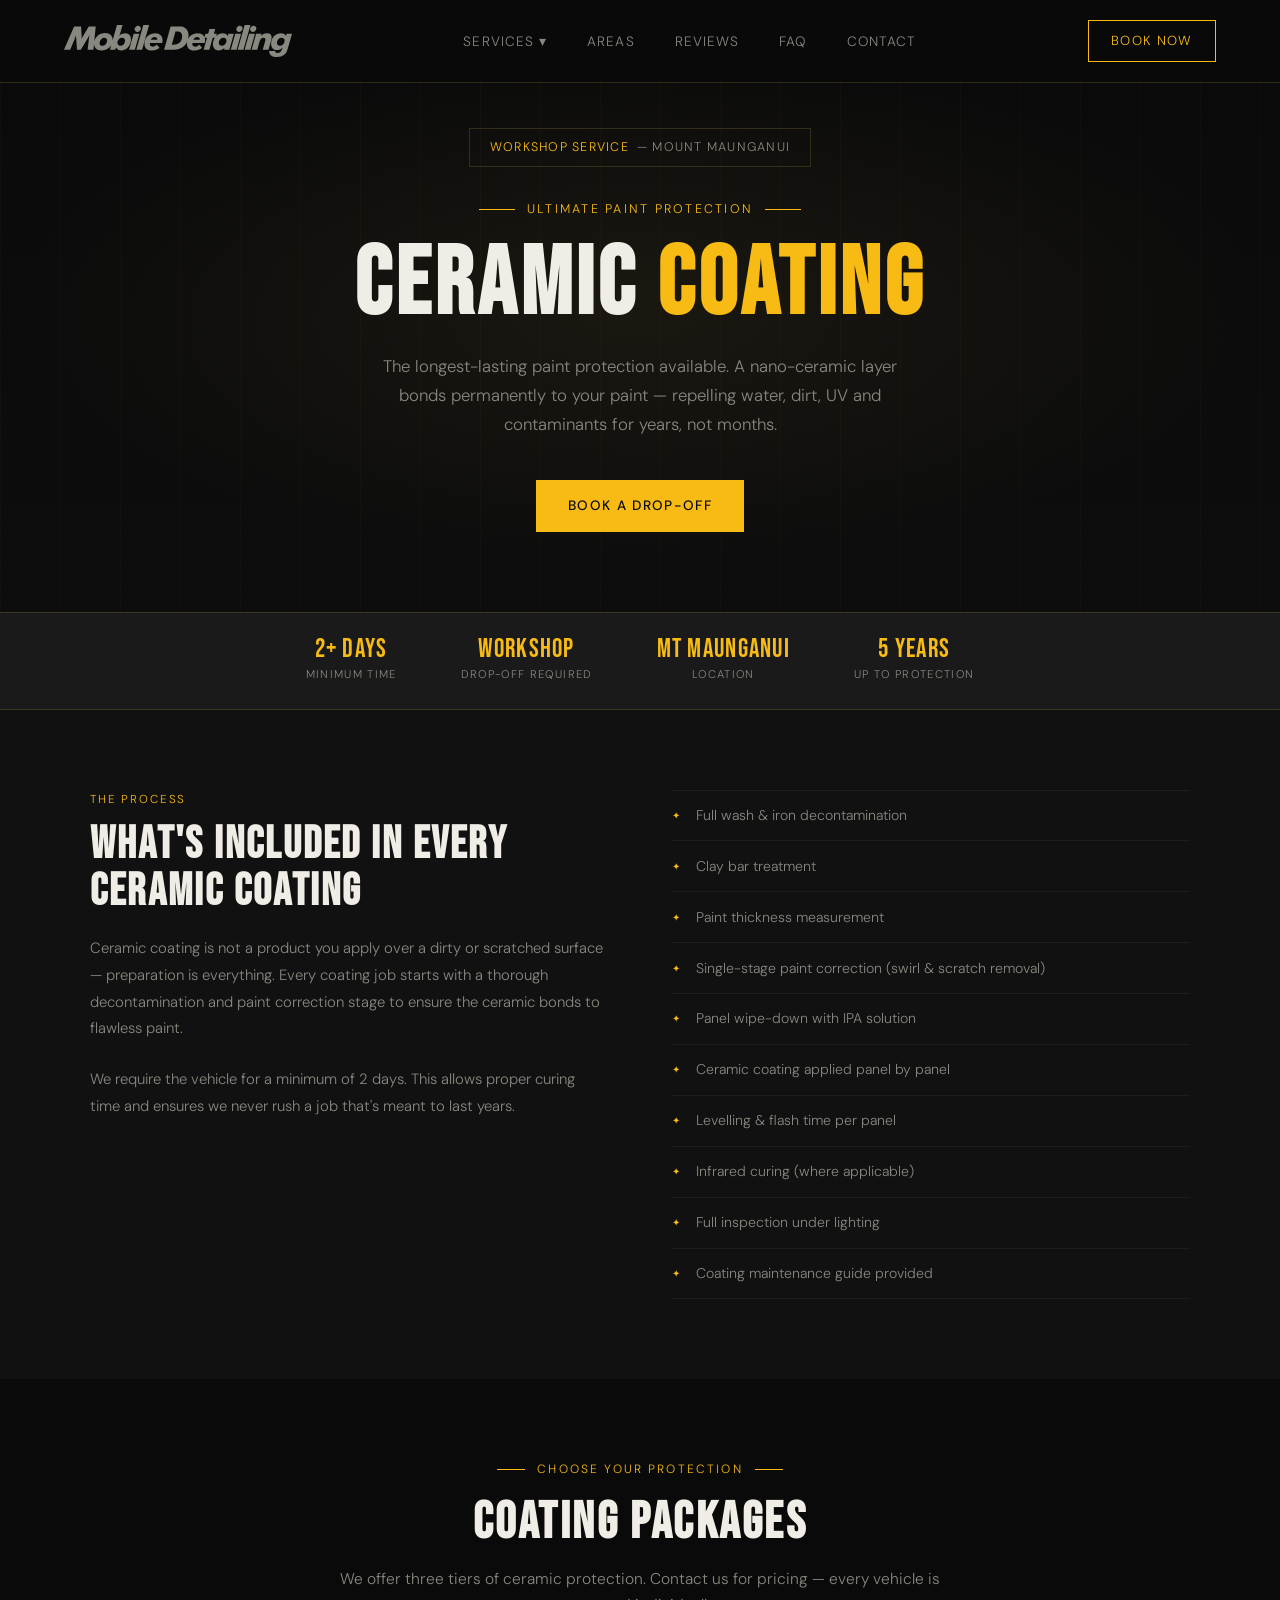
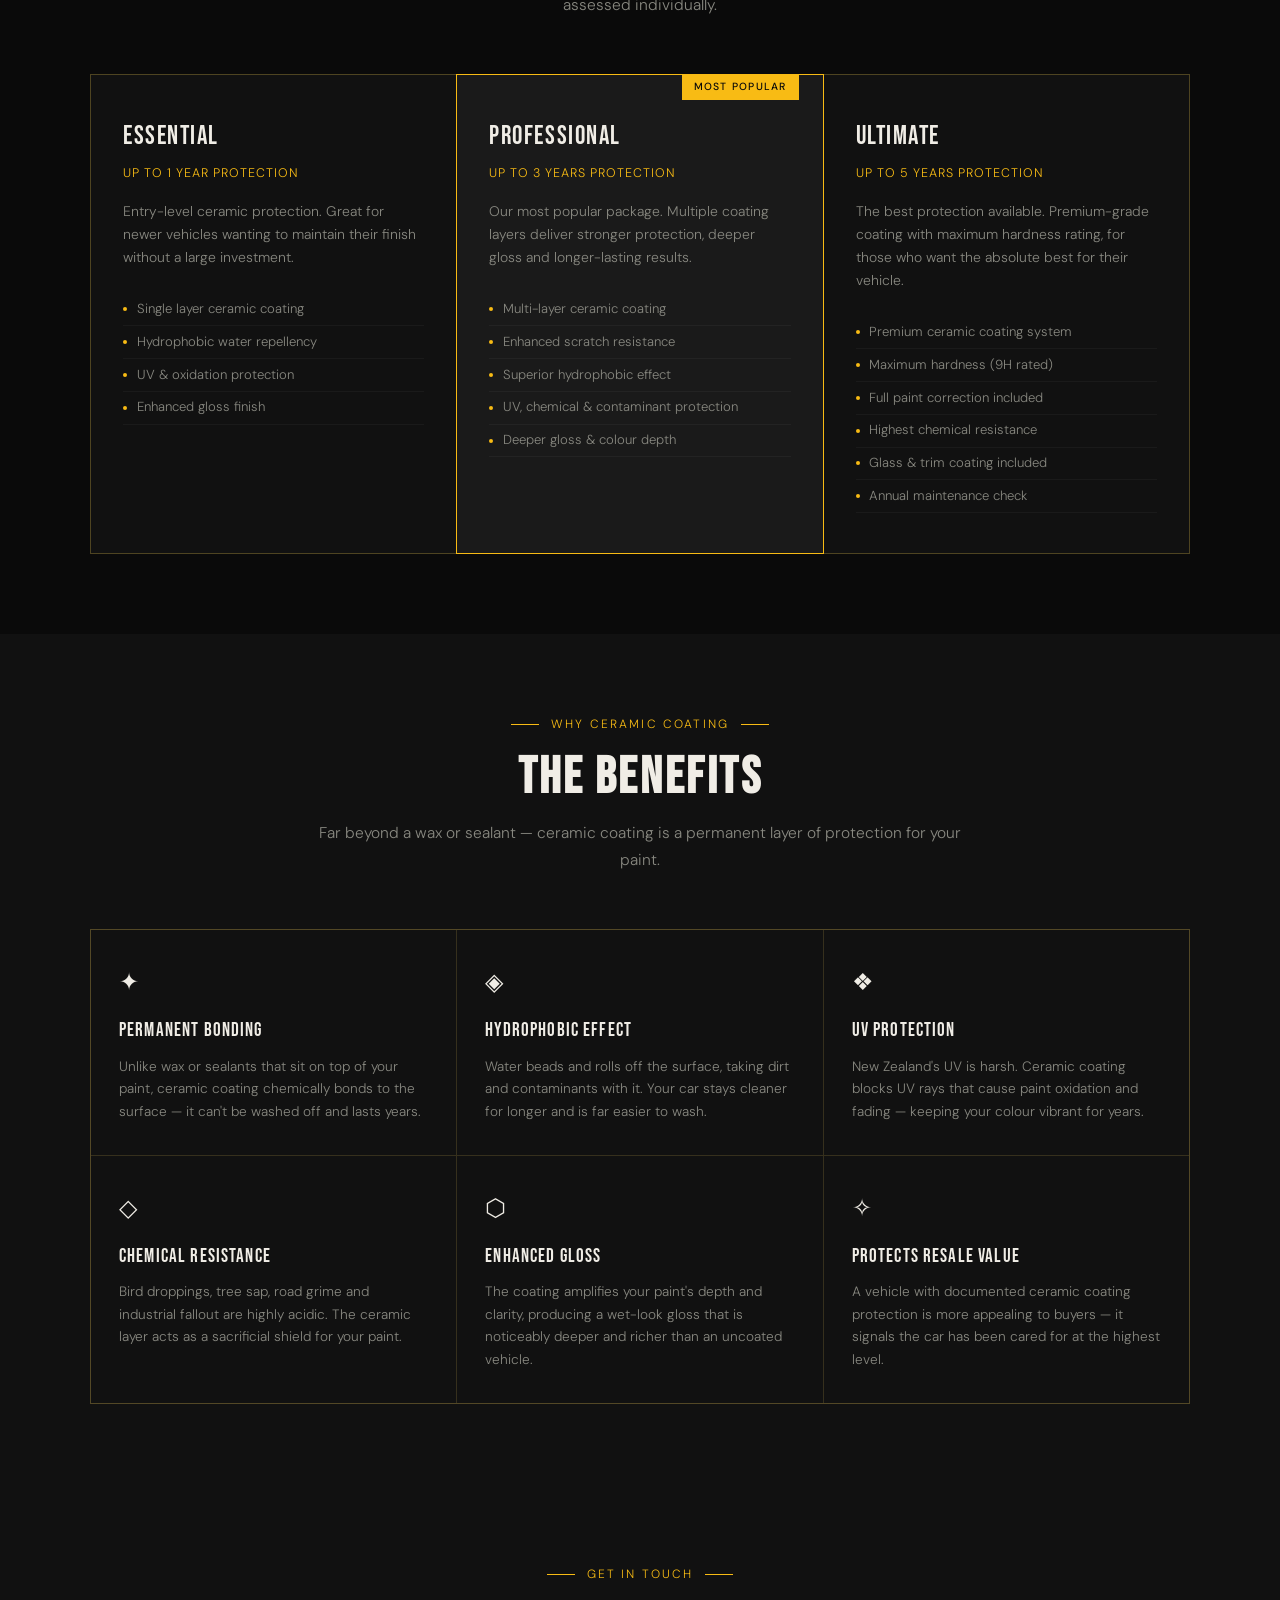
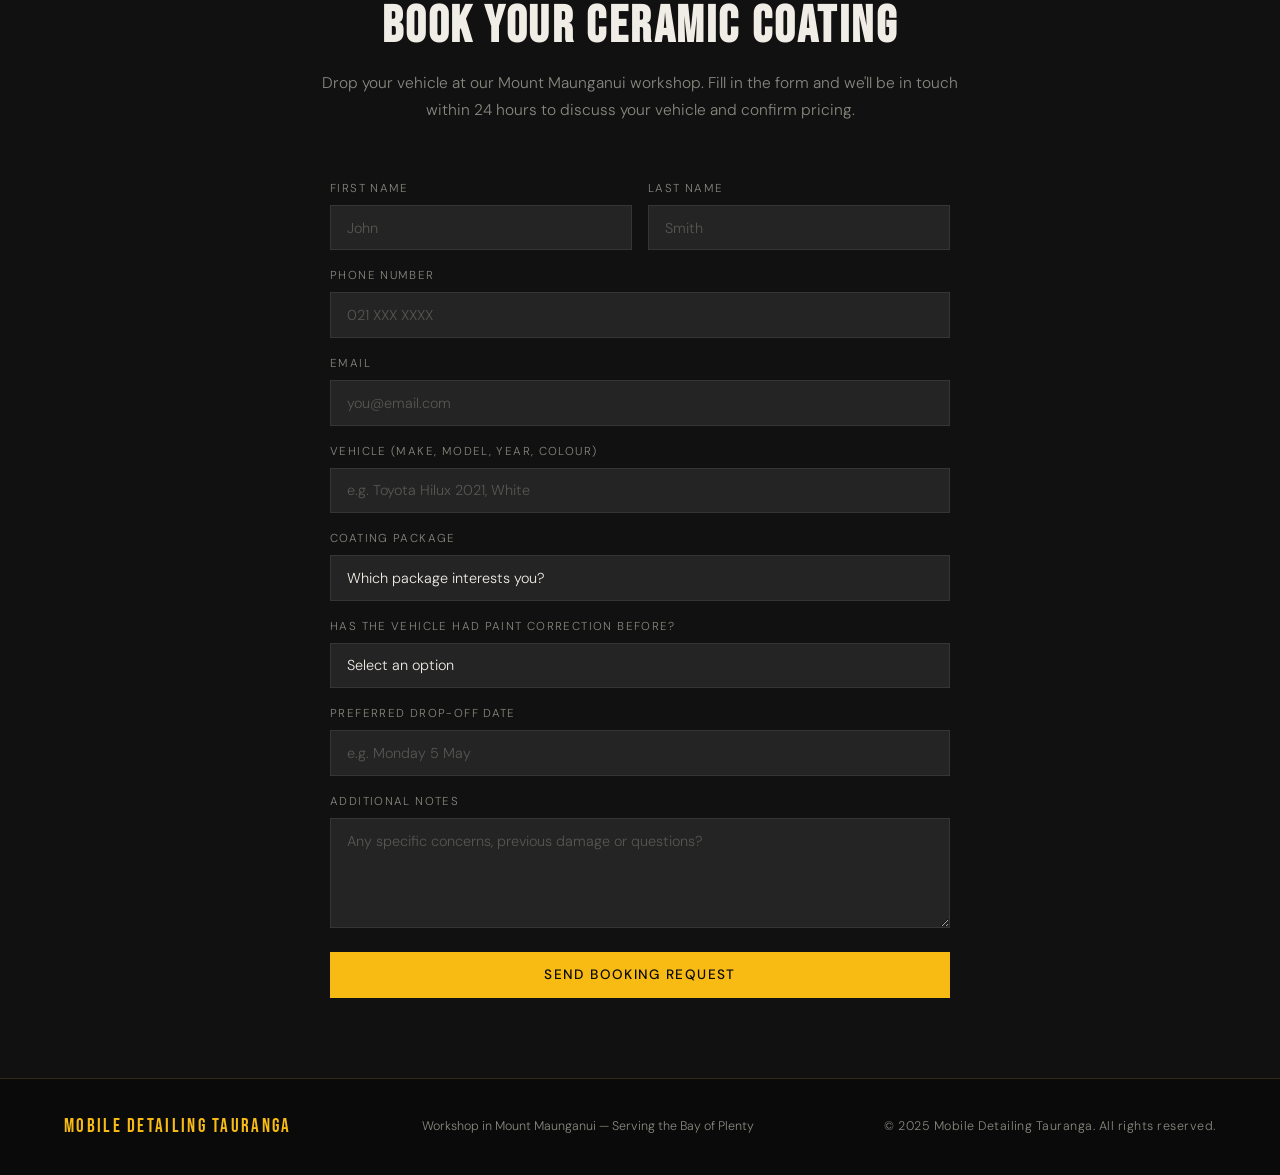
<file: BKP BEFORE CHANGE/ceramic-coating.html>
<!DOCTYPE html>
<html lang="en">
<head>
  <meta charset="UTF-8" />
  <meta name="viewport" content="width=device-width, initial-scale=1.0" />
  <title>Ceramic Coating Tauranga | Mobile Detailing Tauranga</title>
  <meta name="description" content="Professional ceramic coating in Mount Maunganui. Long-lasting paint protection for your vehicle. Drop off at our Mount Maunganui workshop — minimum 2 days." />
  <meta name="robots" content="index, follow" />
  <link href="https://fonts.googleapis.com/css2?family=Bebas+Neue&family=DM+Sans:wght@300;400;500&display=swap" rel="stylesheet" />
  <link rel="stylesheet" href="css/styles.css" />
  <style>
    /* ── Page-specific styles ── */
    .service-hero {
      min-height: 60vh;
      display: flex;
      align-items: center;
      justify-content: center;
      text-align: center;
      position: relative;
      overflow: hidden;
      padding: 8rem 4rem 5rem;
    }
    .service-hero-bg {
      position: absolute; inset: 0;
      background:
        radial-gradient(ellipse 70% 60% at 50% 50%, rgba(201,168,76,0.08) 0%, transparent 70%),
        linear-gradient(to bottom, #0A0A0A 0%, #0D0D0D 100%);
    }
    .service-hero-lines {
      position: absolute; inset: 0; opacity: 0.03;
      background-image: repeating-linear-gradient(
        90deg, #C9A84C 0px, #C9A84C 1px, transparent 1px, transparent 60px
      );
    }
    .service-hero-content { position: relative; z-index: 2; max-width: 680px; }
    .service-hero-eyebrow {
      display: flex; align-items: center; justify-content: center;
      gap: 0.75rem; margin-bottom: 1.25rem;
    }
    .service-hero-eyebrow::before,
    .service-hero-eyebrow::after {
      content: ''; display: block; width: 36px; height: 1px; background: var(--gold);
    }
    .service-hero-eyebrow span {
      font-size: 0.78rem; letter-spacing: 0.18em;
      text-transform: uppercase; color: var(--gold);
    }
    .service-hero h1 {
      font-family: 'Bebas Neue', sans-serif;
      font-size: clamp(3.5rem, 8vw, 6rem);
      line-height: 0.95; letter-spacing: 0.04em;
      color: var(--text); margin-bottom: 1.25rem;
    }
    .service-hero h1 em { font-style: normal; color: var(--gold); }
    .service-hero p {
      font-size: 1.05rem; color: var(--text-muted);
      max-width: 520px; margin: 0 auto 2.5rem; font-weight: 300; line-height: 1.75;
    }
    .hero-badge {
      display: inline-flex; align-items: center; gap: 0.5rem;
      border: 1px solid var(--border); padding: 0.5rem 1.25rem;
      font-size: 0.78rem; letter-spacing: 0.1em; text-transform: uppercase;
      color: var(--text-muted); margin-bottom: 2rem;
    }
    .hero-badge span { color: var(--gold); }

    /* Content sections */
    .content-section { padding: 5rem 4rem; }
    .content-section.alt { background: var(--dark-2); }

    .two-col {
      display: grid; grid-template-columns: 1fr 1fr;
      gap: 4rem; align-items: start; max-width: 1100px; margin: 0 auto;
    }

    .content-label {
      font-size: 0.72rem; letter-spacing: 0.16em;
      text-transform: uppercase; color: var(--gold); margin-bottom: 0.75rem;
    }
    .content-title {
      font-family: 'Bebas Neue', sans-serif;
      font-size: clamp(2rem, 3.5vw, 2.8rem);
      letter-spacing: 0.05em; color: var(--text);
      line-height: 1.05; margin-bottom: 1.25rem;
    }
    .content-body {
      font-size: 0.93rem; color: var(--text-muted);
      line-height: 1.8; margin-bottom: 1.5rem;
    }

    /* Includes list */
    .includes-list { list-style: none; display: flex; flex-direction: column; gap: 0; }
    .includes-list li {
      display: flex; align-items: flex-start; gap: 1rem;
      padding: 0.9rem 0; border-bottom: 1px solid rgba(255,255,255,0.05);
      font-size: 0.88rem; color: var(--text-muted); line-height: 1.5;
    }
    .includes-list li:first-child { border-top: 1px solid rgba(255,255,255,0.05); }
    .includes-list li::before {
      content: '✦'; color: var(--gold); font-size: 0.6rem;
      flex-shrink: 0; margin-top: 0.25rem;
    }

    /* Benefits grid */
    .benefits-grid {
      display: grid; grid-template-columns: repeat(3, 1fr);
      gap: 1px; background: var(--border);
      border: 1px solid var(--border); margin-top: 3rem;
      max-width: 1100px; margin-left: auto; margin-right: auto;
    }
    .benefit-card { background: var(--dark-2); padding: 2rem 1.75rem; }
    .benefit-icon { font-size: 1.5rem; margin-bottom: 0.75rem; display: block; }
    .benefit-title {
      font-family: 'Bebas Neue', sans-serif; font-size: 1.2rem;
      letter-spacing: 0.06em; color: var(--text); margin-bottom: 0.5rem;
    }
    .benefit-desc { font-size: 0.85rem; color: var(--text-muted); line-height: 1.65; }

    /* Protection tiers */
    .tiers-grid {
      display: grid; grid-template-columns: repeat(3, 1fr);
      gap: 1px; background: var(--border); border: 1px solid var(--border);
      max-width: 1100px; margin: 3rem auto 0;
    }
    .tier-card {
      background: var(--dark-2); padding: 2.5rem 2rem;
      position: relative; transition: background 0.2s;
    }
    .tier-card.featured {
      background: var(--dark-3); border: 1px solid var(--gold); margin: -1px; z-index: 1;
    }
    .tier-badge {
      position: absolute; top: -1px; right: 1.5rem;
      background: var(--gold); color: var(--dark);
      font-size: 0.65rem; letter-spacing: 0.12em;
      text-transform: uppercase; font-weight: 500; padding: 0.25rem 0.75rem;
    }
    .tier-name {
      font-family: 'Bebas Neue', sans-serif; font-size: 1.6rem;
      letter-spacing: 0.06em; color: var(--text); margin-bottom: 0.25rem;
    }
    .tier-duration {
      font-size: 0.78rem; letter-spacing: 0.08em;
      text-transform: uppercase; color: var(--gold); margin-bottom: 1rem;
    }
    .tier-desc {
      font-size: 0.87rem; color: var(--text-muted);
      line-height: 1.65; margin-bottom: 1.5rem;
    }
    .tier-features { list-style: none; }
    .tier-features li {
      font-size: 0.82rem; color: var(--text-muted);
      padding: 0.3rem 0; border-bottom: 1px solid rgba(255,255,255,0.04);
      display: flex; align-items: center; gap: 0.6rem;
    }
    .tier-features li::before {
      content: ''; display: block; width: 4px; height: 4px;
      background: var(--gold); border-radius: 50%; flex-shrink: 0;
    }

    /* Info bar */
    .info-bar {
      background: var(--dark-3);
      border-top: 1px solid var(--border); border-bottom: 1px solid var(--border);
      padding: 1.5rem 4rem; display: flex; justify-content: center;
      gap: 4rem; flex-wrap: wrap;
    }
    .info-item { text-align: center; }
    .info-value {
      font-family: 'Bebas Neue', sans-serif; font-size: 1.6rem;
      color: var(--gold); letter-spacing: 0.05em; line-height: 1;
    }
    .info-label {
      font-size: 0.7rem; letter-spacing: 0.12em;
      text-transform: uppercase; color: var(--text-muted); margin-top: 0.2rem;
    }

    /* Contact form section */
    .form-section { padding: 5rem 4rem; background: var(--dark-2); }
    .form-inner { max-width: 620px; margin: 0 auto; }

    @media (max-width: 900px) {
      .service-hero { padding: 7rem 1.5rem 4rem; min-height: auto; }
      .content-section { padding: 4rem 1.5rem; }
      .two-col { grid-template-columns: 1fr; gap: 2.5rem; }
      .benefits-grid, .tiers-grid { grid-template-columns: 1fr; }
      .tier-card.featured { margin: 0; }
      .info-bar { padding: 1.5rem; gap: 2rem; }
      .form-section { padding: 4rem 1.5rem; }
    }
  </style>
</head>
<body>

  <!-- ====== NAVIGATION ====== -->
  <nav>
    <a href="dev.html" class="nav-logo">
      <img src="images/logo.svg" alt="Mobile Detailing Tauranga" height="40" />
    </a>
    <ul class="nav-links">
      <li class="nav-dropdown">
        <a href="#" class="nav-dropdown-toggle">Services ▾</a>
        <ul class="dropdown-menu">
          <li><a href="dev.html#services">Interior & Exterior Detailing</a></li>
          <li><a href="cut-and-polish.html">Cut & Polish</a></li>
          <li><a href="ceramic-coating.html">Ceramic Coating</a></li>
        </ul>
      </li>
      <li><a href="dev.html#areas">Areas</a></li>
      <li><a href="dev.html#testimonials">Reviews</a></li>
      <li><a href="dev.html#faq">FAQ</a></li>
      <li><a href="dev.html#contact">Contact</a></li>
    </ul>
    <a href="#booking" class="nav-cta">Book Now</a>
  </nav>


  <!-- ====== HERO ====== -->
  <section class="service-hero">
    <div class="service-hero-bg"></div>
    <div class="service-hero-lines"></div>
    <div class="service-hero-content">
      <div class="hero-badge"><span>Workshop Service</span> — Mount Maunganui</div>
      <div class="service-hero-eyebrow"><span>Ultimate Paint Protection</span></div>
      <h1>Ceramic <em>Coating</em></h1>
      <p>The longest-lasting paint protection available. A nano-ceramic layer bonds permanently to your paint — repelling water, dirt, UV and contaminants for years, not months.</p>
      <a href="#booking" class="btn-primary">Book a Drop-Off</a>
    </div>
  </section>


  <!-- ====== INFO BAR ====== -->
  <div class="info-bar">
    <div class="info-item">
      <div class="info-value">2+ Days</div>
      <div class="info-label">Minimum Time</div>
    </div>
    <div class="info-item">
      <div class="info-value">Workshop</div>
      <div class="info-label">Drop-Off Required</div>
    </div>
    <div class="info-item">
      <div class="info-value">Mt Maunganui</div>
      <div class="info-label">Location</div>
    </div>
    <div class="info-item">
      <div class="info-value">5 Years</div>
      <div class="info-label">Up To Protection</div>
    </div>
  </div>


  <!-- ====== WHAT'S INCLUDED ====== -->
  <section class="content-section alt">
    <div class="two-col">
      <div>
        <div class="content-label">The Process</div>
        <h2 class="content-title">What's Included in Every Ceramic Coating</h2>
        <p class="content-body">Ceramic coating is not a product you apply over a dirty or scratched surface — preparation is everything. Every coating job starts with a thorough decontamination and paint correction stage to ensure the ceramic bonds to flawless paint.</p>
        <p class="content-body">We require the vehicle for a minimum of 2 days. This allows proper curing time and ensures we never rush a job that's meant to last years.</p>
      </div>
      <div>
        <ul class="includes-list">
          <li>Full wash & iron decontamination</li>
          <li>Clay bar treatment</li>
          <li>Paint thickness measurement</li>
          <li>Single-stage paint correction (swirl & scratch removal)</li>
          <li>Panel wipe-down with IPA solution</li>
          <li>Ceramic coating applied panel by panel</li>
          <li>Levelling & flash time per panel</li>
          <li>Infrared curing (where applicable)</li>
          <li>Full inspection under lighting</li>
          <li>Coating maintenance guide provided</li>
        </ul>
      </div>
    </div>
  </section>


  <!-- ====== PROTECTION TIERS ====== -->
  <section class="content-section">
    <div class="section-eyebrow"><span>Choose Your Protection</span></div>
    <h2 class="section-title">Coating Packages</h2>
    <p class="section-sub">We offer three tiers of ceramic protection. Contact us for pricing — every vehicle is assessed individually.</p>

    <div class="tiers-grid">
      <div class="tier-card">
        <div class="tier-name">Essential</div>
        <div class="tier-duration">Up to 1 Year Protection</div>
        <p class="tier-desc">Entry-level ceramic protection. Great for newer vehicles wanting to maintain their finish without a large investment.</p>
        <ul class="tier-features">
          <li>Single layer ceramic coating</li>
          <li>Hydrophobic water repellency</li>
          <li>UV & oxidation protection</li>
          <li>Enhanced gloss finish</li>
        </ul>
      </div>
      <div class="tier-card featured">
        <div class="tier-badge">Most Popular</div>
        <div class="tier-name">Professional</div>
        <div class="tier-duration">Up to 3 Years Protection</div>
        <p class="tier-desc">Our most popular package. Multiple coating layers deliver stronger protection, deeper gloss and longer-lasting results.</p>
        <ul class="tier-features">
          <li>Multi-layer ceramic coating</li>
          <li>Enhanced scratch resistance</li>
          <li>Superior hydrophobic effect</li>
          <li>UV, chemical & contaminant protection</li>
          <li>Deeper gloss & colour depth</li>
        </ul>
      </div>
      <div class="tier-card">
        <div class="tier-name">Ultimate</div>
        <div class="tier-duration">Up to 5 Years Protection</div>
        <p class="tier-desc">The best protection available. Premium-grade coating with maximum hardness rating, for those who want the absolute best for their vehicle.</p>
        <ul class="tier-features">
          <li>Premium ceramic coating system</li>
          <li>Maximum hardness (9H rated)</li>
          <li>Full paint correction included</li>
          <li>Highest chemical resistance</li>
          <li>Glass & trim coating included</li>
          <li>Annual maintenance check</li>
        </ul>
      </div>
    </div>
  </section>


  <!-- ====== BENEFITS ====== -->
  <section class="content-section alt">
    <div class="section-eyebrow"><span>Why Ceramic Coating</span></div>
    <h2 class="section-title">The Benefits</h2>
    <p class="section-sub">Far beyond a wax or sealant — ceramic coating is a permanent layer of protection for your paint.</p>

    <div class="benefits-grid">
      <div class="benefit-card">
        <span class="benefit-icon">✦</span>
        <div class="benefit-title">Permanent Bonding</div>
        <p class="benefit-desc">Unlike wax or sealants that sit on top of your paint, ceramic coating chemically bonds to the surface — it can't be washed off and lasts years.</p>
      </div>
      <div class="benefit-card">
        <span class="benefit-icon">◈</span>
        <div class="benefit-title">Hydrophobic Effect</div>
        <p class="benefit-desc">Water beads and rolls off the surface, taking dirt and contaminants with it. Your car stays cleaner for longer and is far easier to wash.</p>
      </div>
      <div class="benefit-card">
        <span class="benefit-icon">❖</span>
        <div class="benefit-title">UV Protection</div>
        <p class="benefit-desc">New Zealand's UV is harsh. Ceramic coating blocks UV rays that cause paint oxidation and fading — keeping your colour vibrant for years.</p>
      </div>
      <div class="benefit-card">
        <span class="benefit-icon">◇</span>
        <div class="benefit-title">Chemical Resistance</div>
        <p class="benefit-desc">Bird droppings, tree sap, road grime and industrial fallout are highly acidic. The ceramic layer acts as a sacrificial shield for your paint.</p>
      </div>
      <div class="benefit-card">
        <span class="benefit-icon">⬡</span>
        <div class="benefit-title">Enhanced Gloss</div>
        <p class="benefit-desc">The coating amplifies your paint's depth and clarity, producing a wet-look gloss that is noticeably deeper and richer than an uncoated vehicle.</p>
      </div>
      <div class="benefit-card">
        <span class="benefit-icon">✧</span>
        <div class="benefit-title">Protects Resale Value</div>
        <p class="benefit-desc">A vehicle with documented ceramic coating protection is more appealing to buyers — it signals the car has been cared for at the highest level.</p>
      </div>
    </div>
  </section>


  <!-- ====== BOOKING FORM ====== -->
  <section class="form-section" id="booking">
    <div class="section-eyebrow"><span>Get In Touch</span></div>
    <h2 class="section-title">Book Your Ceramic Coating</h2>
    <p class="section-sub">Drop your vehicle at our Mount Maunganui workshop. Fill in the form and we'll be in touch within 24 hours to discuss your vehicle and confirm pricing.</p>

    <div class="form-inner">
      <form class="contact-form" onsubmit="handleSubmit(event)">
        <div class="form-row">
          <div class="form-group">
            <label class="form-label">First Name</label>
            <input type="text" class="form-input" placeholder="John" required />
          </div>
          <div class="form-group">
            <label class="form-label">Last Name</label>
            <input type="text" class="form-input" placeholder="Smith" />
          </div>
        </div>
        <div class="form-group">
          <label class="form-label">Phone Number</label>
          <input type="tel" class="form-input" placeholder="021 XXX XXXX" required />
        </div>
        <div class="form-group">
          <label class="form-label">Email</label>
          <input type="email" class="form-input" placeholder="you@email.com" />
        </div>
        <div class="form-group">
          <label class="form-label">Vehicle (Make, Model, Year, Colour)</label>
          <input type="text" class="form-input" placeholder="e.g. Toyota Hilux 2021, White" required />
        </div>
        <div class="form-group">
          <label class="form-label">Coating Package</label>
          <select class="form-select">
            <option value="" disabled selected>Which package interests you?</option>
            <option>Essential — up to 1 year</option>
            <option>Professional — up to 3 years</option>
            <option>Ultimate — up to 5 years</option>
            <option>Not sure — please advise</option>
          </select>
        </div>
        <div class="form-group">
          <label class="form-label">Has the vehicle had paint correction before?</label>
          <select class="form-select">
            <option value="" disabled selected>Select an option</option>
            <option>Yes, recently corrected</option>
            <option>No — correction needed first</option>
            <option>Not sure</option>
          </select>
        </div>
        <div class="form-group">
          <label class="form-label">Preferred Drop-Off Date</label>
          <input type="text" class="form-input" placeholder="e.g. Monday 5 May" />
        </div>
        <div class="form-group">
          <label class="form-label">Additional Notes</label>
          <textarea class="form-textarea" placeholder="Any specific concerns, previous damage or questions?"></textarea>
        </div>
        <button type="submit" class="btn-primary" style="margin-top:0.5rem; width:100%;">Send Booking Request</button>
      </form>
    </div>
  </section>


  <!-- ====== FOOTER ====== -->
  <footer>
    <div class="footer-logo">Mobile Detailing Tauranga</div>
    <div class="footer-area">Workshop in Mount Maunganui — Serving the Bay of Plenty</div>
    <div class="footer-copy">© 2025 Mobile Detailing Tauranga. All rights reserved.</div>
  </footer>

  <script src="js/main.js"></script>

</body>
</html>
</file>
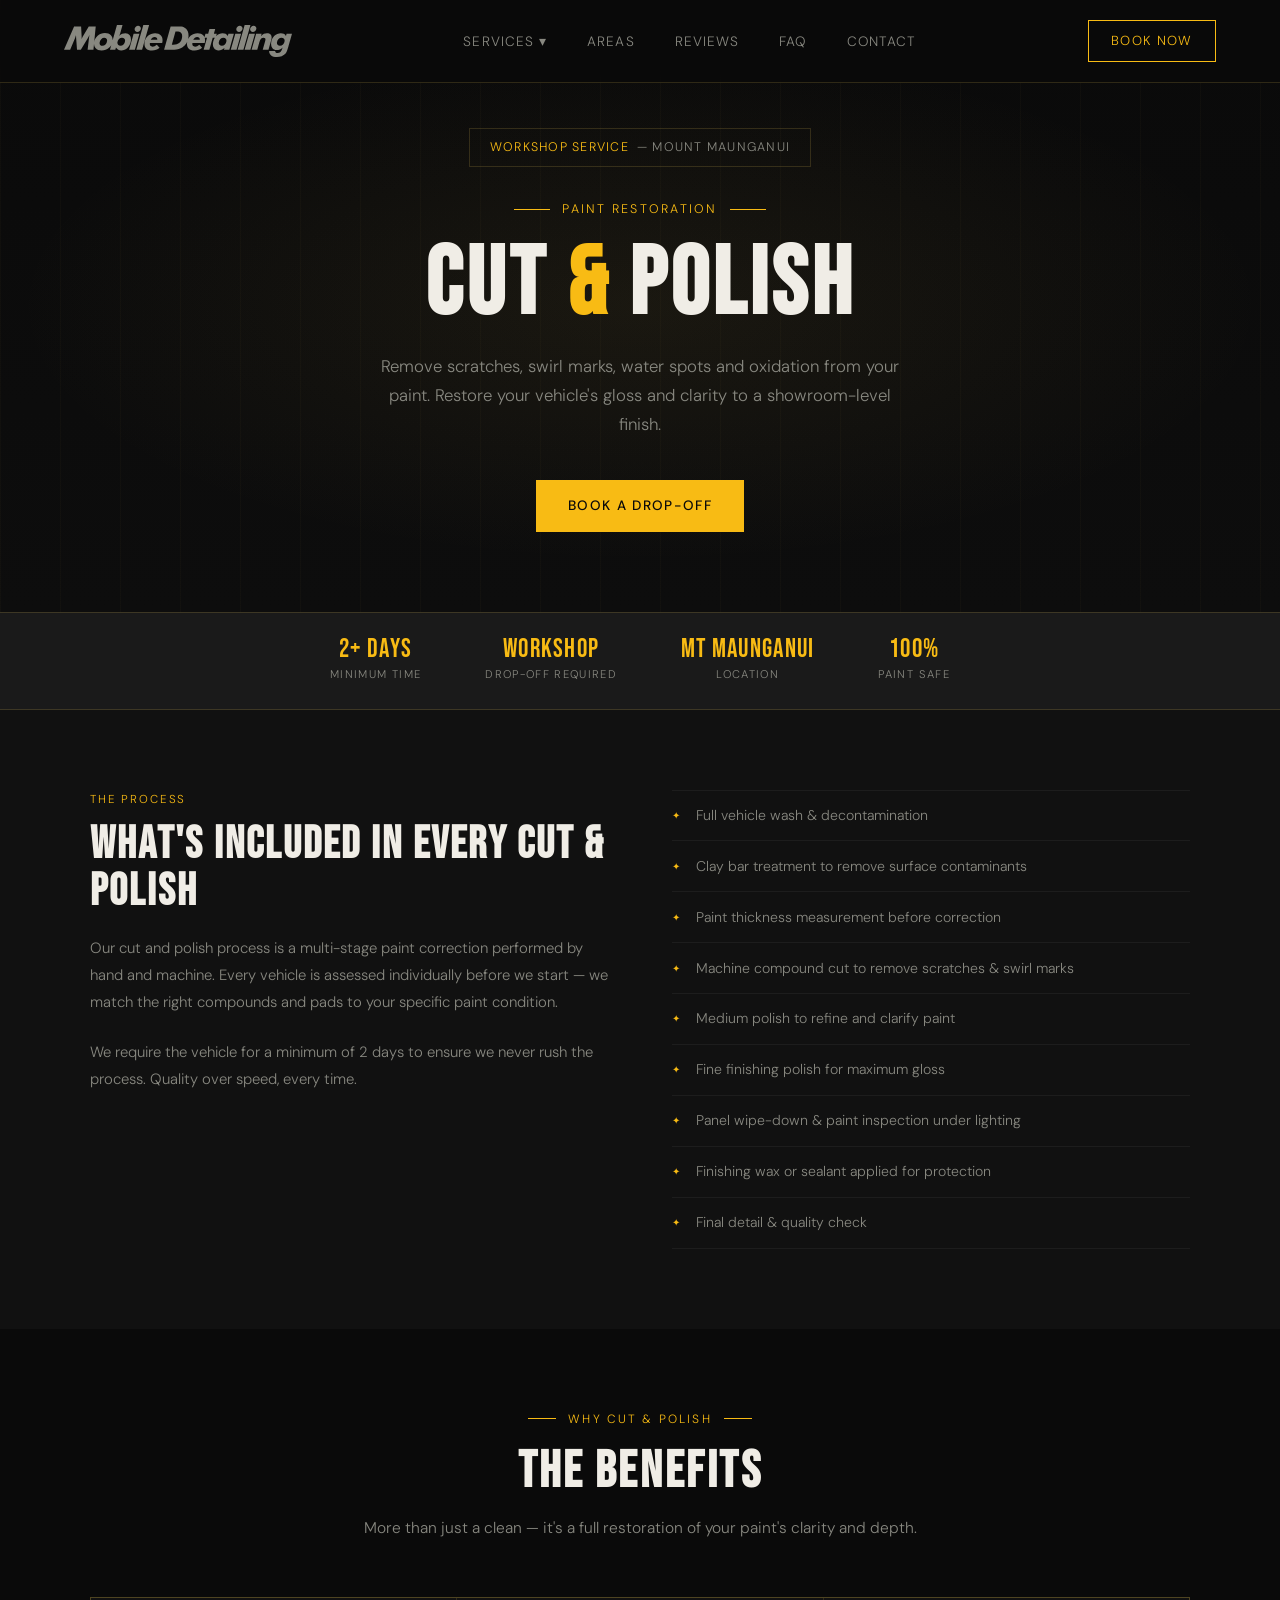
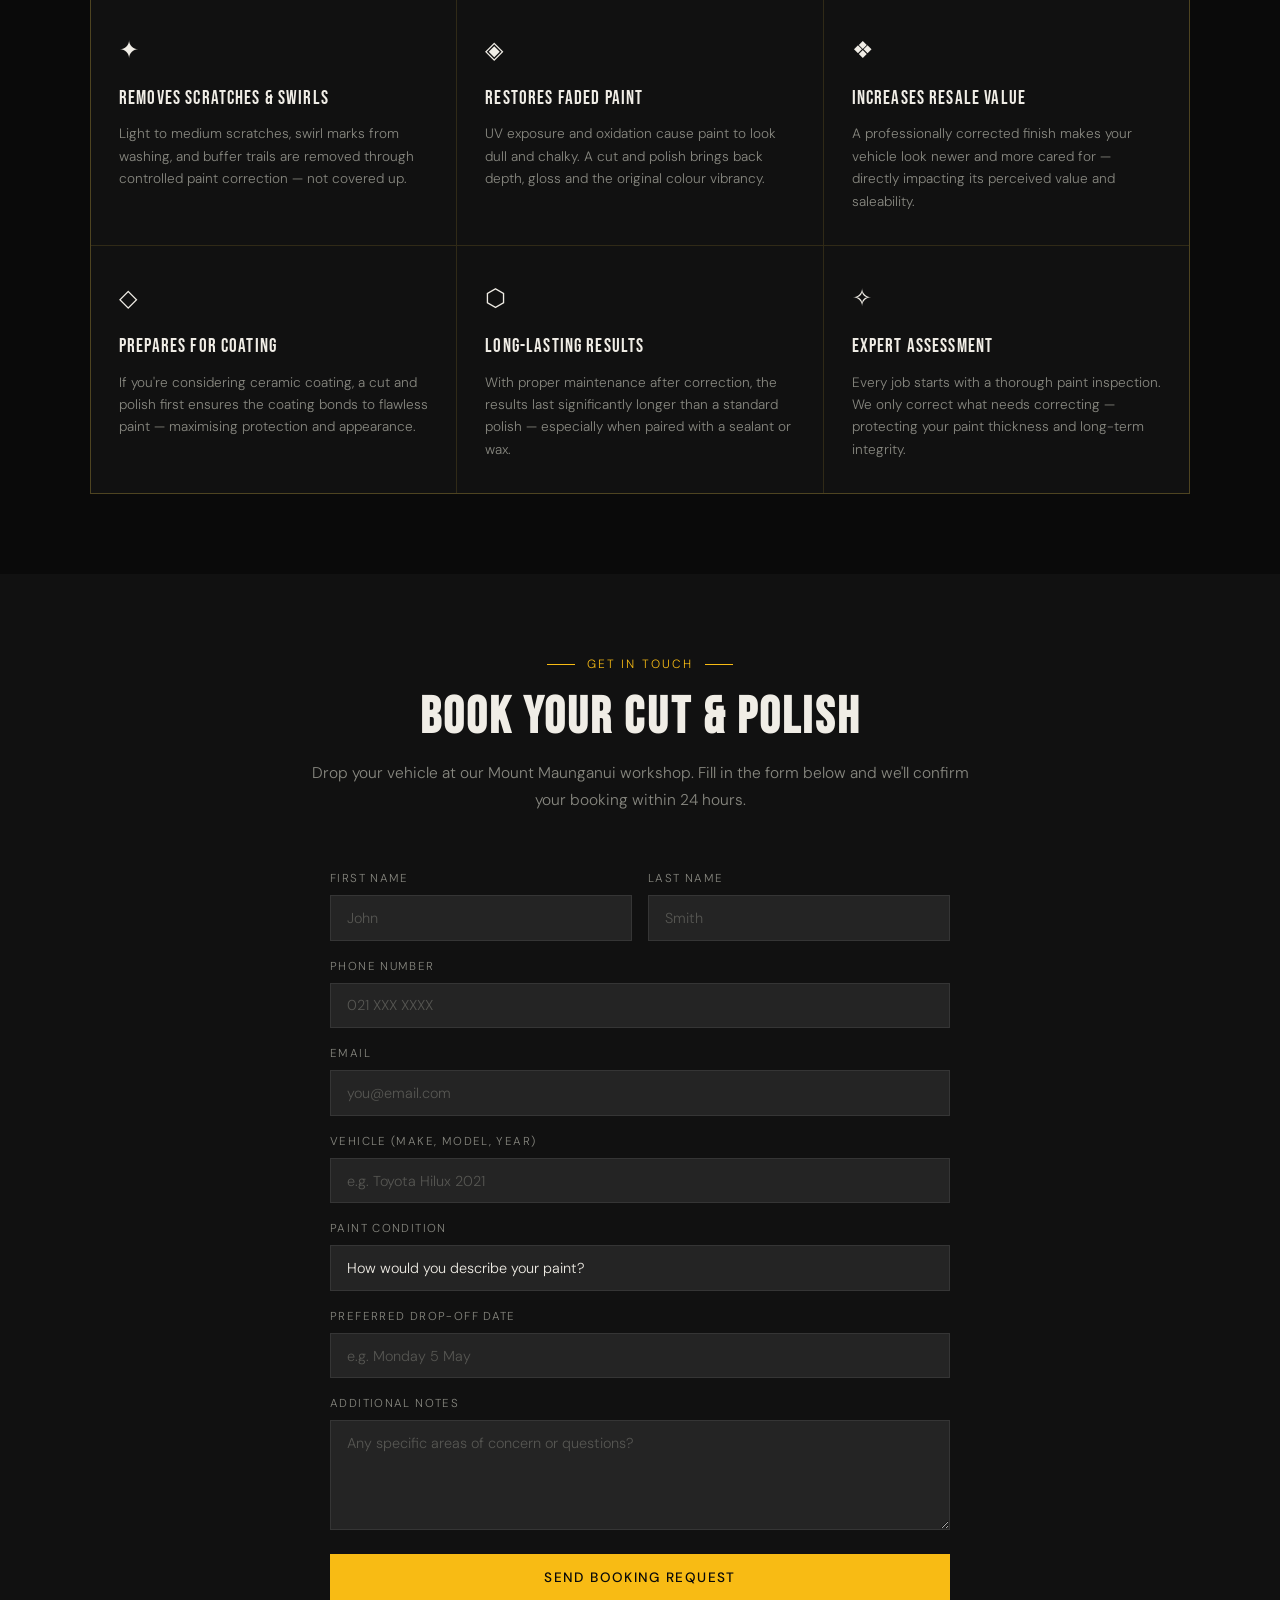
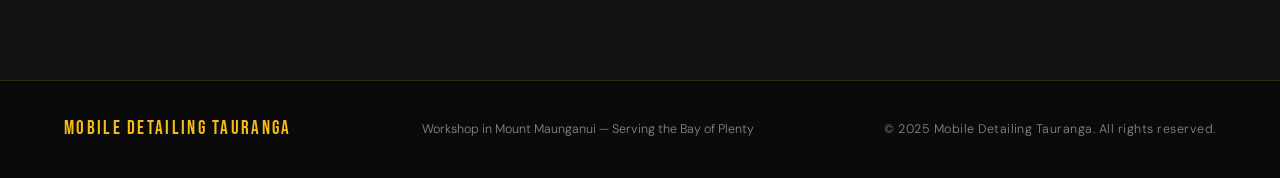
<file: BKP BEFORE CHANGE/cut-and-polish.html>
<!DOCTYPE html>
<html lang="en">
<head>
  <meta charset="UTF-8" />
  <meta name="viewport" content="width=device-width, initial-scale=1.0" />
  <title>Cut & Polish Tauranga | Mobile Detailing Tauranga</title>
  <meta name="description" content="Professional cut and polish service in Mount Maunganui. Remove scratches, swirl marks and oxidation. Drop your vehicle at our Mount Maunganui workshop." />
  <meta name="robots" content="index, follow" />
  <link href="https://fonts.googleapis.com/css2?family=Bebas+Neue&family=DM+Sans:wght@300;400;500&display=swap" rel="stylesheet" />
  <link rel="stylesheet" href="css/styles.css" />
  <style>
    /* ── Page-specific styles ── */
    .service-hero {
      min-height: 60vh;
      display: flex;
      align-items: center;
      justify-content: center;
      text-align: center;
      position: relative;
      overflow: hidden;
      padding: 8rem 4rem 5rem;
    }
    .service-hero-bg {
      position: absolute; inset: 0;
      background:
        radial-gradient(ellipse 70% 60% at 50% 50%, rgba(201,168,76,0.08) 0%, transparent 70%),
        linear-gradient(to bottom, #0A0A0A 0%, #0D0D0D 100%);
    }
    .service-hero-lines {
      position: absolute; inset: 0; opacity: 0.03;
      background-image: repeating-linear-gradient(
        90deg, #C9A84C 0px, #C9A84C 1px, transparent 1px, transparent 60px
      );
    }
    .service-hero-content { position: relative; z-index: 2; max-width: 680px; }
    .service-hero-eyebrow {
      display: flex; align-items: center; justify-content: center;
      gap: 0.75rem; margin-bottom: 1.25rem;
    }
    .service-hero-eyebrow::before,
    .service-hero-eyebrow::after {
      content: ''; display: block; width: 36px; height: 1px; background: var(--gold);
    }
    .service-hero-eyebrow span {
      font-size: 0.78rem; letter-spacing: 0.18em;
      text-transform: uppercase; color: var(--gold);
    }
    .service-hero h1 {
      font-family: 'Bebas Neue', sans-serif;
      font-size: clamp(3.5rem, 8vw, 6rem);
      line-height: 0.95; letter-spacing: 0.04em;
      color: var(--text); margin-bottom: 1.25rem;
    }
    .service-hero h1 em { font-style: normal; color: var(--gold); }
    .service-hero p {
      font-size: 1.05rem; color: var(--text-muted);
      max-width: 520px; margin: 0 auto 2.5rem; font-weight: 300; line-height: 1.75;
    }
    .hero-badge {
      display: inline-flex; align-items: center; gap: 0.5rem;
      border: 1px solid var(--border); padding: 0.5rem 1.25rem;
      font-size: 0.78rem; letter-spacing: 0.1em; text-transform: uppercase;
      color: var(--text-muted); margin-bottom: 2rem;
    }
    .hero-badge span { color: var(--gold); }

    /* Content sections */
    .content-section { padding: 5rem 4rem; }
    .content-section.alt { background: var(--dark-2); }

    .two-col {
      display: grid; grid-template-columns: 1fr 1fr;
      gap: 4rem; align-items: start; max-width: 1100px; margin: 0 auto;
    }

    .content-label {
      font-size: 0.72rem; letter-spacing: 0.16em;
      text-transform: uppercase; color: var(--gold); margin-bottom: 0.75rem;
    }
    .content-title {
      font-family: 'Bebas Neue', sans-serif;
      font-size: clamp(2rem, 3.5vw, 2.8rem);
      letter-spacing: 0.05em; color: var(--text);
      line-height: 1.05; margin-bottom: 1.25rem;
    }
    .content-body {
      font-size: 0.93rem; color: var(--text-muted);
      line-height: 1.8; margin-bottom: 1.5rem;
    }

    /* Includes list */
    .includes-list { list-style: none; display: flex; flex-direction: column; gap: 0; }
    .includes-list li {
      display: flex; align-items: flex-start; gap: 1rem;
      padding: 0.9rem 0; border-bottom: 1px solid rgba(255,255,255,0.05);
      font-size: 0.88rem; color: var(--text-muted); line-height: 1.5;
    }
    .includes-list li:first-child { border-top: 1px solid rgba(255,255,255,0.05); }
    .includes-list li::before {
      content: '✦'; color: var(--gold); font-size: 0.6rem;
      flex-shrink: 0; margin-top: 0.25rem;
    }

    /* Benefits grid */
    .benefits-grid {
      display: grid; grid-template-columns: repeat(3, 1fr);
      gap: 1px; background: var(--border);
      border: 1px solid var(--border); margin-top: 3rem;
      max-width: 1100px; margin-left: auto; margin-right: auto;
    }
    .benefit-card { background: var(--dark-2); padding: 2rem 1.75rem; }
    .benefit-icon { font-size: 1.5rem; margin-bottom: 0.75rem; display: block; }
    .benefit-title {
      font-family: 'Bebas Neue', sans-serif; font-size: 1.2rem;
      letter-spacing: 0.06em; color: var(--text); margin-bottom: 0.5rem;
    }
    .benefit-desc { font-size: 0.85rem; color: var(--text-muted); line-height: 1.65; }

    /* Info bar */
    .info-bar {
      background: var(--dark-3);
      border-top: 1px solid var(--border); border-bottom: 1px solid var(--border);
      padding: 1.5rem 4rem; display: flex; justify-content: center;
      gap: 4rem; flex-wrap: wrap;
    }
    .info-item { text-align: center; }
    .info-value {
      font-family: 'Bebas Neue', sans-serif; font-size: 1.6rem;
      color: var(--gold); letter-spacing: 0.05em; line-height: 1;
    }
    .info-label {
      font-size: 0.7rem; letter-spacing: 0.12em;
      text-transform: uppercase; color: var(--text-muted); margin-top: 0.2rem;
    }

    /* Contact form section */
    .form-section { padding: 5rem 4rem; background: var(--dark-2); }
    .form-section .section-eyebrow { justify-content: center; }
    .form-inner { max-width: 620px; margin: 0 auto; }

    @media (max-width: 900px) {
      .service-hero { padding: 7rem 1.5rem 4rem; min-height: auto; }
      .content-section { padding: 4rem 1.5rem; }
      .two-col { grid-template-columns: 1fr; gap: 2.5rem; }
      .benefits-grid { grid-template-columns: 1fr; }
      .info-bar { padding: 1.5rem; gap: 2rem; }
      .form-section { padding: 4rem 1.5rem; }
    }
  </style>
</head>
<body>

  <!-- ====== NAVIGATION ====== -->
  <nav>
    <a href="dev.html" class="nav-logo">
      <img src="images/logo.svg" alt="Mobile Detailing Tauranga" height="40" />
    </a>
    <ul class="nav-links">
      <li class="nav-dropdown">
        <a href="#" class="nav-dropdown-toggle">Services ▾</a>
        <ul class="dropdown-menu">
          <li><a href="dev.html#services">Interior & Exterior Detailing</a></li>
          <li><a href="cut-and-polish.html">Cut & Polish</a></li>
          <li><a href="ceramic-coating.html">Ceramic Coating</a></li>
        </ul>
      </li>
      <li><a href="dev.html#areas">Areas</a></li>
      <li><a href="dev.html#testimonials">Reviews</a></li>
      <li><a href="dev.html#faq">FAQ</a></li>
      <li><a href="dev.html#contact">Contact</a></li>
    </ul>
    <a href="#booking" class="nav-cta">Book Now</a>
  </nav>


  <!-- ====== HERO ====== -->
  <section class="service-hero">
    <div class="service-hero-bg"></div>
    <div class="service-hero-lines"></div>
    <div class="service-hero-content">
      <div class="hero-badge"><span>Workshop Service</span> — Mount Maunganui</div>
      <div class="service-hero-eyebrow"><span>Paint Restoration</span></div>
      <h1>Cut <em>&</em> Polish</h1>
      <p>Remove scratches, swirl marks, water spots and oxidation from your paint. Restore your vehicle's gloss and clarity to a showroom-level finish.</p>
      <a href="#booking" class="btn-primary">Book a Drop-Off</a>
    </div>
  </section>


  <!-- ====== INFO BAR ====== -->
  <div class="info-bar">
    <div class="info-item">
      <div class="info-value">2+ Days</div>
      <div class="info-label">Minimum Time</div>
    </div>
    <div class="info-item">
      <div class="info-value">Workshop</div>
      <div class="info-label">Drop-Off Required</div>
    </div>
    <div class="info-item">
      <div class="info-value">Mt Maunganui</div>
      <div class="info-label">Location</div>
    </div>
    <div class="info-item">
      <div class="info-value">100%</div>
      <div class="info-label">Paint Safe</div>
    </div>
  </div>


  <!-- ====== WHAT'S INCLUDED ====== -->
  <section class="content-section alt">
    <div class="two-col">
      <div>
        <div class="content-label">The Process</div>
        <h2 class="content-title">What's Included in Every Cut & Polish</h2>
        <p class="content-body">Our cut and polish process is a multi-stage paint correction performed by hand and machine. Every vehicle is assessed individually before we start — we match the right compounds and pads to your specific paint condition.</p>
        <p class="content-body">We require the vehicle for a minimum of 2 days to ensure we never rush the process. Quality over speed, every time.</p>
      </div>
      <div>
        <ul class="includes-list">
          <li>Full vehicle wash & decontamination</li>
          <li>Clay bar treatment to remove surface contaminants</li>
          <li>Paint thickness measurement before correction</li>
          <li>Machine compound cut to remove scratches & swirl marks</li>
          <li>Medium polish to refine and clarify paint</li>
          <li>Fine finishing polish for maximum gloss</li>
          <li>Panel wipe-down & paint inspection under lighting</li>
          <li>Finishing wax or sealant applied for protection</li>
          <li>Final detail & quality check</li>
        </ul>
      </div>
    </div>
  </section>


  <!-- ====== BENEFITS ====== -->
  <section class="content-section">
    <div class="section-eyebrow"><span>Why Cut & Polish</span></div>
    <h2 class="section-title">The Benefits</h2>
    <p class="section-sub">More than just a clean — it's a full restoration of your paint's clarity and depth.</p>

    <div class="benefits-grid">
      <div class="benefit-card">
        <span class="benefit-icon">✦</span>
        <div class="benefit-title">Removes Scratches & Swirls</div>
        <p class="benefit-desc">Light to medium scratches, swirl marks from washing, and buffer trails are removed through controlled paint correction — not covered up.</p>
      </div>
      <div class="benefit-card">
        <span class="benefit-icon">◈</span>
        <div class="benefit-title">Restores Faded Paint</div>
        <p class="benefit-desc">UV exposure and oxidation cause paint to look dull and chalky. A cut and polish brings back depth, gloss and the original colour vibrancy.</p>
      </div>
      <div class="benefit-card">
        <span class="benefit-icon">❖</span>
        <div class="benefit-title">Increases Resale Value</div>
        <p class="benefit-desc">A professionally corrected finish makes your vehicle look newer and more cared for — directly impacting its perceived value and saleability.</p>
      </div>
      <div class="benefit-card">
        <span class="benefit-icon">◇</span>
        <div class="benefit-title">Prepares for Coating</div>
        <p class="benefit-desc">If you're considering ceramic coating, a cut and polish first ensures the coating bonds to flawless paint — maximising protection and appearance.</p>
      </div>
      <div class="benefit-card">
        <span class="benefit-icon">⬡</span>
        <div class="benefit-title">Long-Lasting Results</div>
        <p class="benefit-desc">With proper maintenance after correction, the results last significantly longer than a standard polish — especially when paired with a sealant or wax.</p>
      </div>
      <div class="benefit-card">
        <span class="benefit-icon">✧</span>
        <div class="benefit-title">Expert Assessment</div>
        <p class="benefit-desc">Every job starts with a thorough paint inspection. We only correct what needs correcting — protecting your paint thickness and long-term integrity.</p>
      </div>
    </div>
  </section>


  <!-- ====== BOOKING FORM ====== -->
  <section class="form-section" id="booking">
    <div class="section-eyebrow"><span>Get In Touch</span></div>
    <h2 class="section-title">Book Your Cut & Polish</h2>
    <p class="section-sub">Drop your vehicle at our Mount Maunganui workshop. Fill in the form below and we'll confirm your booking within 24 hours.</p>

    <div class="form-inner">
      <form class="contact-form" onsubmit="handleSubmit(event)">
        <div class="form-row">
          <div class="form-group">
            <label class="form-label">First Name</label>
            <input type="text" class="form-input" placeholder="John" required />
          </div>
          <div class="form-group">
            <label class="form-label">Last Name</label>
            <input type="text" class="form-input" placeholder="Smith" />
          </div>
        </div>
        <div class="form-group">
          <label class="form-label">Phone Number</label>
          <input type="tel" class="form-input" placeholder="021 XXX XXXX" required />
        </div>
        <div class="form-group">
          <label class="form-label">Email</label>
          <input type="email" class="form-input" placeholder="you@email.com" />
        </div>
        <div class="form-group">
          <label class="form-label">Vehicle (Make, Model, Year)</label>
          <input type="text" class="form-input" placeholder="e.g. Toyota Hilux 2021" required />
        </div>
        <div class="form-group">
          <label class="form-label">Paint Condition</label>
          <select class="form-select">
            <option value="" disabled selected>How would you describe your paint?</option>
            <option>Light swirl marks & minor scratches</option>
            <option>Moderate scratches & dullness</option>
            <option>Heavy oxidation or fading</option>
            <option>Not sure — please assess</option>
          </select>
        </div>
        <div class="form-group">
          <label class="form-label">Preferred Drop-Off Date</label>
          <input type="text" class="form-input" placeholder="e.g. Monday 5 May" />
        </div>
        <div class="form-group">
          <label class="form-label">Additional Notes</label>
          <textarea class="form-textarea" placeholder="Any specific areas of concern or questions?"></textarea>
        </div>
        <button type="submit" class="btn-primary" style="margin-top:0.5rem; width:100%;">Send Booking Request</button>
      </form>
    </div>
  </section>


  <!-- ====== FOOTER ====== -->
  <footer>
    <div class="footer-logo">Mobile Detailing Tauranga</div>
    <div class="footer-area">Workshop in Mount Maunganui — Serving the Bay of Plenty</div>
    <div class="footer-copy">© 2025 Mobile Detailing Tauranga. All rights reserved.</div>
  </footer>

  <script src="js/main.js"></script>

</body>
</html>
</file>
<file: css/styles.css>
/* ============================================================
   MOBILE DETAILING TAURANGA — styles.css
   ------------------------------------------------------------
   1.  Variables & Base
   2.  Navigation
   3.  Hero
   4.  Stats
   5.  Sections (shared)
   6.  Services
   7.  Testimonials
   8.  Areas
   9.  FAQ
   10. Contact & Form
   11. Footer
   12. Animations
   13. Responsive
   ============================================================ */


/* ============================================================
   1. VARIABLES & BASE
   ============================================================ */

*, *::before, *::after { box-sizing: border-box; margin: 0; padding: 0; }

:root {
  /* Brand */
  --yellow:      #D3AF37;
  --white:       #FFFFFF;
  --blue:        #4c37d3;
  --blue-light:  #3fa6e1;
  --blue-dim:    rgba(0,175,239,0.1);

  /* Dark palette (hero, footer, contact) */
  --ink:         #080B0F;
  --ink-2:       #0E1318;
  --ink-3:       #141C24;
  --ink-4:       #1C2733;

  /* Light palette (content sections) */
  --paper:       #ffffff;
  --paper-2:     #EAECEF;
  --paper-3:     #E0E4E8;

  /* Type */
  --text-dark:   #1A2330;
  --text-body:   #3D4E5C;
  --text-muted:  #6B7D8F;
  --text-light:  #ffffff;
  --text-xlight: #8A9BAC;

  /* Borders */
  --border-dark:  rgba(255,255,255,0.07);
  --border-light: rgba(0,0,0,0.08);
  --border-blue:  rgba(0,175,239,0.2);
}

html { scroll-behavior: smooth; }

body {
  background: var(--ink);
  color: var(--text-dark);
  font-family: 'DM Sans', sans-serif;
  font-weight: 300;
  line-height: 1.7;
  overflow-x: hidden;
}


/* ============================================================
   2. NAVIGATION
   ============================================================ */

#nav {
  position: fixed;
  top: 0; left: 0; right: 0;
  z-index: 200;
  display: flex;
  align-items: center;
  justify-content: space-between;
  padding: 0 3rem;
  height: 72px;
  background: rgba(8,11,15,0.96);
  backdrop-filter: blur(20px);
  -webkit-backdrop-filter: blur(20px);
  border-bottom: 1px solid var(--border-dark);
  transition: border-color 0.3s;
}

.nav-logo img {
  height: 28px;
  width: auto;
  display: block;
}

.nav-links {
  display: flex;
  align-items: center;
  gap: 2.5rem;
  list-style: none;
}

.nav-links a {
  font-size: 0.75rem;
  font-weight: 400;
  letter-spacing: 0.1em;
  text-transform: uppercase;
  color: var(--text-xlight);
  text-decoration: none;
  transition: color 0.2s;
}

.nav-links a:hover { color: var(--yellow); }

/* Dropdown */
.has-dropdown { position: relative; }

.has-dropdown > a::after {
  content: ' ▾';
  font-size: 0.6rem;
  opacity: 0.5;
}

.dropdown {
  display: none;
  position: absolute;
  top: 100%;
  left: 50%;
  transform: translateX(-50%);
  list-style: none;
  min-width: 240px;
  z-index: 300;
  padding-top: 0.75rem;
}

.dropdown::before {
  content: '';
  position: absolute;
  top: 0.5rem; left: 0; right: 0; bottom: 0;
  background: var(--ink-2);
  border: 1px solid var(--border-dark);
  z-index: -1;
}

.dropdown li { position: relative; z-index: 1; }

.dropdown li a {
  display: block;
  padding: 0.8rem 1.25rem;
  font-size: 0.78rem;
  letter-spacing: 0.04em;
  color: var(--text-xlight) !important;
  text-transform: none !important;
  font-weight: 300;
  border-bottom: 1px solid var(--border-dark);
  transition: background 0.15s, color 0.15s;
}

.dropdown li:last-child a { border-bottom: none; }
.dropdown li a:hover { background: var(--ink-3); color: var(--text-light) !important; }

.has-dropdown:hover .dropdown { display: block; }

/* CTA button */
.nav-btn {
  font-size: 0.72rem;
  font-weight: 500;
  letter-spacing: 0.14em;
  text-transform: uppercase;
  color: var(--yellow);
  text-decoration: none;
  border: 1px solid var(--yellow);
  padding: 0.5rem 1.25rem;
  transition: background 0.2s, color 0.2s;
}

.nav-btn:hover { background: var(--blue); color: var(--ink); }

/* Mobile hamburger */
.nav-mobile-toggle {
  display: none;
  flex-direction: column;
  gap: 5px;
  background: none;
  border: none;
  cursor: pointer;
  padding: 0.25rem;
}

.nav-mobile-toggle span {
  display: block;
  width: 22px;
  height: 1px;
  background: var(--yellow);
  transition: opacity 0.2s;
}


/* ============================================================
   3. HERO
   ============================================================ */

.hero {
  position: relative;
  min-height: 100svh;
  display: flex;
  flex-direction: column;
  align-items: center;
  justify-content: center;
  text-align: center;
  padding: 8rem 2rem 5rem;
  overflow: hidden;
  background: var(--ink);
}

/* Subtle grid overlay */
/* .hero::before {
  content: '';
  position: absolute;
  inset: 0;
  background-image:
    linear-gradient(var(--border-dark) 1px, transparent 1px),
    linear-gradient(90deg, var(--border-dark) 1px, transparent 1px);
  background-size: 80px 80px;
  pointer-events: none;
} */

/* Blue radial glow */
.hero::after {
  content: '';
  position: absolute;
  top: 50%; left: 50%;
  transform: translate(-50%, -50%);
  width: 600px;
  height: 400px;
  background: radial-gradient(ellipse, rgba(0,175,239,0.07) 0%, transparent 70%);
  pointer-events: none;
}

.hero-inner {
  position: relative;
  z-index: 2;
  max-width: 760px;
}

.hero-location {
  font-size: 0.7rem;
  letter-spacing: 0.2em;
  text-transform: uppercase;
  color: var(--text-xlight);
  margin-bottom: 2.5rem;
}

.hero-logo {
  height: 52px;
  width: auto;
  display: block;
  margin: 0 auto 3rem;
}

.hero-heading {
  font-family: 'Bebas Neue', sans-serif;
  font-size: clamp(4.5rem, 10vw, 8rem);
  line-height: 0.9;
  letter-spacing: 0.03em;
  color: var(--white);
  margin-bottom: 1.75rem;
}

.hero-heading em {
  font-style: normal;
  color: var(--yellow);
}

.hero-sub {
  font-size: 0.97rem;
  color: var(--text-xlight);
  max-width: 460px;
  margin: 0 auto 2.5rem;
  line-height: 1.8;
  font-weight: 300;
}

.hero-actions {
  display: flex;
  gap: 1rem;
  align-items: center;
  justify-content: center;
}

/* Scroll indicator */
.hero-scroll {
  position: absolute;
  bottom: 2.5rem;
  left: 50%;
  transform: translateX(-50%);
  display: flex;
  flex-direction: column;
  align-items: center;
  gap: 0.5rem;
  z-index: 2;
}

.hero-scroll span {
  font-size: 0.72rem;
  letter-spacing: 0.2em;
  text-transform: uppercase;
  color: var(--text-xlight);
  opacity: 0.5;
}

.hero-scroll-line {
  width: 4px;
  height: 50px;
  background: linear-gradient(to bottom, var(--border-dark), transparent);
  animation: scrollPulse 2s ease-in-out infinite;
}

@keyframes scrollPulse {
  0%, 100% { opacity: 0.3; transform: scaleY(1); }
  50% { opacity: 1; transform: scaleY(1.1); }
}

/* Buttons */
.btn-primary {
  display: inline-block;
  background: var(--yellow);
  color: var(--ink);
  border: none;
  padding: 0.875rem 2rem;
  font-family: 'DM Sans', sans-serif;
  font-size: 0.75rem;
  font-weight: 500;
  letter-spacing: 0.14em;
  text-transform: uppercase;
  text-decoration: none;
  cursor: pointer;
  transition: background 0.2s, transform 0.15s;
}

.btn-primary:hover { background: var(--white); transform: translateY(-1px); }
.btn-full { width: 100%; text-align: center; }

.btn-ghost {
  display: inline-block;
  background: transparent;
  color: var(--yellow);
  /* border: 1px solid var(--border-dark); */
  border: 1px solid var(--yellow);
  padding: 0.875rem 2rem;
  font-family: 'DM Sans', sans-serif;
  font-size: 0.75rem;
  letter-spacing: 0.14em;
  text-transform: uppercase;
  text-decoration: none;
  cursor: pointer;
  transition: border-color 0.2s, color 0.2s;
}

.btn-ghost:hover { border-color: var(--white); color: var(--white); }


/* ============================================================
   4. STATS
   ============================================================ */

.stats {
  display: flex;
  align-items: center;
  justify-content: center;
  background: var(--ink-2);
  border-top: 1px solid var(--border-dark);
  border-bottom: 1px solid var(--border-dark);
  padding: 2rem 4rem;
  gap: 3rem;
}

.stat-item { text-align: center; }

.stat-num {
  font-family: 'Bebas Neue', sans-serif;
  font-size: 2rem;
  letter-spacing: 0.06em;
  color: var(--yellow);
  line-height: 1;
}

.stat-lbl {
  font-size: 0.68rem;
  letter-spacing: 0.14em;
  text-transform: uppercase;
  color: var(--text-xlight);
  margin-top: 0.3rem;
}

.stat-divider {
  width: 1px;
  height: 36px;
  background: var(--border-dark);
}


/* ============================================================
   5. SECTIONS (SHARED)
   ============================================================ */

.section { padding: 7rem 4rem; }
.section--light { background: var(--paper); }
.section--grey  { background: var(--paper-2); }
.section--dark  { background: var(--ink); }

.section-inner { max-width: 1160px; margin: 0 auto; }
.section-inner--narrow { max-width: 760px; margin: 0 auto; }

.section-header {
  margin-bottom: 4rem;
  text-align: center;
}

.section-header--light { text-align: center; }

.label {
  display: inline-block;
  font-size: 0.68rem;
  letter-spacing: 0.2em;
  text-transform: uppercase;
  color: var(--text-muted);
  margin-bottom: 0.75rem;
}

.label--yellow { color: var(--yellow); }

.section-title {
  font-family: 'Bebas Neue', sans-serif;
  font-size: clamp(2.4rem, 4vw, 3.6rem);
  letter-spacing: 0.04em;
  color: var(--text-dark);
  line-height: 1;
  margin-bottom: 1rem;
}

.section-title--light { color: var(--text-light); }

.section-desc {
  font-size: 0.93rem;
  color: var(--text-body);
  max-width: 480px;
  margin: 0 auto;
  line-height: 1.8;
}

.section-desc--muted { color: var(--text-xlight); }


/* ============================================================
   6. SERVICES
   ============================================================ */

.services-list {
  display: flex;
  flex-direction: column;
  gap: 0;
  border-top: 1px solid var(--border-light);
}

.service-item {
  display: grid;
  grid-template-columns: 60px 1fr 40px;
  align-items: start;
  gap: 2rem;
  padding: 2.5rem 0;
  border-bottom: 1px solid var(--border-light);
  text-decoration: none;
  color: inherit;
  transition: background 0.2s;
  cursor: pointer;
}

.service-item:hover { background: var(--paper-2); margin: 0 -2rem; padding-left: 2rem; padding-right: 2rem; }

.service-num {
  font-family: 'Bebas Neue', sans-serif;
  font-size: 1.1rem;
  letter-spacing: 0.1em;
  color: var(--blue);
  padding-top: 0.2rem;
}

.service-title {
  font-family: 'Bebas Neue', sans-serif;
  font-size: 1.8rem;
  letter-spacing: 0.04em;
  color: var(--text-dark);
  margin-bottom: 0.75rem;
  line-height: 1;
}

.service-text {
  font-size: 0.88rem;
  color: var(--text-body);
  line-height: 1.8;
  margin-bottom: 1.25rem;
  max-width: 620px;
}

.service-tags {
  display: flex;
  gap: 0.5rem;
  list-style: none;
  flex-wrap: wrap;
}

.service-tags li {
  font-size: 0.68rem;
  letter-spacing: 0.1em;
  text-transform: uppercase;
  color: var(--text-muted);
  border: 1px solid var(--border-light);
  padding: 0.25rem 0.75rem;
}

.service-arrow {
  font-size: 1.25rem;
  color: var(--blue);
  padding-top: 0.25rem;
  transition: transform 0.2s;
}

.service-item:hover .service-arrow { transform: translateX(4px); }


/* ============================================================
   7. TESTIMONIALS
   ============================================================ */

.reviews-grid {
  display: grid;
  grid-template-columns: repeat(3, 1fr);
  gap: 1.5rem;
}

.review-card {
  background: var(--ink-2);
  border: 1px solid var(--border-dark);
  padding: 2rem 1.75rem;
}

.review-card--featured {
  background: var(--ink-3);
  border-color: var(--border-blue);
}

.review-stars {
  color: var(--yellow);
  font-size: 0.75rem;
  letter-spacing: 0.15em;
  margin-bottom: 1.25rem;
}

.review-text {
  font-size: 0.9rem;
  color: var(--text-xlight);
  line-height: 1.8;
  margin-bottom: 1.5rem;
  font-style: italic;
  font-weight: 300;
}

.review-author {
  display: flex;
  align-items: center;
  gap: 0.75rem;
}

.review-avatar {
  width: 36px;
  height: 36px;
  background: var(--ink-4);
  border: 1px solid var(--border-dark);
  display: flex;
  align-items: center;
  justify-content: center;
  font-size: 0.72rem;
  font-weight: 500;
  color: var(--yellow);
  flex-shrink: 0;
  border-radius: 50%;
}

.review-name {
  font-size: 0.82rem;
  font-weight: 500;
  color: var(--text-light);
}

.review-location {
  font-size: 0.72rem;
  color: var(--text-xlight);
}


/* ============================================================
   8. AREAS
   ============================================================ */

.areas-grid {
  display: grid;
  grid-template-columns: repeat(4, 1fr);
  gap: 1px;
  background: var(--border-light);
  border: 1px solid var(--border-light);
}

.area-card {
  background: var(--paper);
  padding: 2rem 1.75rem;
  transition: background 0.2s;
}

.area-card:hover { background: var(--paper-2); }

.area-name {
  font-family: 'Bebas Neue', sans-serif;
  font-size: 1.3rem;
  letter-spacing: 0.06em;
  color: var(--text-dark);
  margin-bottom: 0.5rem;
}

.area-suburbs {
  font-size: 0.8rem;
  color: var(--text-muted);
  line-height: 1.7;
}


/* ============================================================
   9. FAQ
   ============================================================ */

.faq-list { margin-top: 3rem; }

.faq-item {
  border-top: 1px solid var(--border-light);
}

.faq-item:last-child { border-bottom: 1px solid var(--border-light); }

.faq-item summary {
  display: flex;
  justify-content: space-between;
  align-items: center;
  padding: 1.25rem 0;
  font-size: 0.95rem;
  font-weight: 400;
  color: var(--text-dark);
  cursor: pointer;
  list-style: none;
  gap: 1rem;
}

.faq-item summary::-webkit-details-marker { display: none; }

.faq-icon {
  color: var(--blue);
  font-size: 1.1rem;
  flex-shrink: 0;
  transition: transform 0.2s;
}

.faq-item[open] .faq-icon { transform: rotate(45deg); }

.faq-item p {
  font-size: 0.88rem;
  color: var(--text-body);
  line-height: 1.8;
  padding-bottom: 1.25rem;
  max-width: 620px;
}


/* ============================================================
   10. CONTACT & FORM
   ============================================================ */

.contact-layout {
  display: grid;
  grid-template-columns: 1fr 1.4fr;
  gap: 6rem;
  align-items: start;
}

.contact-details { margin-top: 2.5rem; }

.contact-row {
  display: flex;
  gap: 1.5rem;
  align-items: baseline;
  padding: 0.9rem 0;
  border-bottom: 1px solid var(--border-dark);
}

.contact-row:first-child { border-top: 1px solid var(--border-dark); }

.contact-lbl {
  font-size: 0.68rem;
  letter-spacing: 0.14em;
  text-transform: uppercase;
  color: var(--text-xlight);
  min-width: 52px;
  flex-shrink: 0;
}

.contact-val {
  font-size: 0.88rem;
  color: var(--text-light);
  text-decoration: none;
  transition: color 0.2s;
}

a.contact-val:hover { color: var(--blue); }

.contact-form { display: flex; flex-direction: column; gap: 1rem; }

.form-row { display: grid; grid-template-columns: 1fr 1fr; gap: 1rem; }

.form-group { display: flex; flex-direction: column; gap: 0.35rem; }

.form-label {
  font-size: 0.68rem;
  letter-spacing: 0.12em;
  text-transform: uppercase;
  color: var(--text-xlight);
}

.form-input,
.form-select,
.form-textarea {
  background: var(--ink-2);
  border: 1px solid var(--border-dark);
  color: var(--text-light);
  padding: 0.8rem 1rem;
  font-family: 'DM Sans', sans-serif;
  font-size: 0.88rem;
  font-weight: 300;
  outline: none;
  transition: border-color 0.2s;
  width: 100%;
  appearance: none;
  -webkit-appearance: none;
}

.form-input:focus,
.form-select:focus,
.form-textarea:focus { border-color: var(--blue); }

.form-input::placeholder,
.form-textarea::placeholder { color: rgba(138,155,172,0.35); }

.form-select option { background: var(--ink-2); }

.form-textarea { resize: vertical; min-height: 110px; }


/* ============================================================
   10b. CLIENT LOGO TICKER
   ============================================================ */

.ticker {
  background: var(--ink-2);
  border-top: 1px solid var(--border-dark);
  border-bottom: 1px solid var(--border-dark);
  padding: 1.75rem 0;
  overflow: hidden;
  position: relative;
}

.ticker::before,
.ticker::after {
  content: '';
  position: absolute;
  top: 0; bottom: 0; width: 140px;
  z-index: 2; pointer-events: none;
}
.ticker::before { left: 0; background: linear-gradient(to right, var(--ink-2), transparent); }
.ticker::after  { right: 0; background: linear-gradient(to left, var(--ink-2), transparent); }

.ticker-track {
  display: flex; align-items: center;
  gap: 4rem; will-change: transform;
}
.ticker-track:hover { animation-play-state: paused; }

.ticker-item { display: flex; align-items: center; justify-content: center; flex-shrink: 0; }

.ticker-item img {
  height: 32px; width: auto;
  opacity: 0.4;
  filter: grayscale(100%) brightness(2);
  transition: opacity 0.25s, filter 0.25s;
}
.ticker-item img:hover { opacity: 0.9; filter: grayscale(0%) brightness(1); }


/* ============================================================
   10c. OUR WORK GALLERY
   ============================================================ */

.work {
  background: var(--black, #08090B);
  border-top: 1px solid var(--line-s, rgba(255,255,255,0.05));
}

.work-header {
  padding: 3.5rem 1.5rem 2rem;
  text-align: center;
}

.work-label {
  display: block;
  font-size: 0.62rem;
  letter-spacing: 0.24em;
  text-transform: uppercase;
  color: var(--gold, #C9A96E);
  margin-bottom: 0.6rem;
}

.work-title {
  font-family: 'Bebas Neue', sans-serif;
  font-size: clamp(2rem, 7vw, 3rem);
  letter-spacing: 0.05em;
  color: var(--cream, #E8E2D4);
  line-height: 1;
  margin-bottom: 0.6rem;
}

.work-sub {
  font-size: 0.84rem;
  color: var(--muted, #6A6458);
  line-height: 1.7;
}

/* Mobile — stacked, fixed height using padding trick */
.work-grid {
  display: flex;
  flex-direction: column;
  gap: 2px;
}

.work-item {
  overflow: hidden;
  position: relative;
  background: var(--black-2, #0D0E11);
  width: 100%;
  height: 260px; /* fixed px — identical in every browser */
}

.work-item img {
  position: absolute;
  top: 0; left: 0;
  width: 100%;
  height: 100%;
  object-fit: cover;
  display: block;
  transition: transform 0.5s ease;
}

.work-item:hover img { transform: scale(1.03); }

/* Desktop — asymmetric side by side */
@media (min-width: 700px) {
  .work-header { padding: 5rem 4rem 3rem; }

  .work-grid {
    flex-direction: row;
    height: 480px;
  }

  .work-item {
    flex: 1;
    height: 100%;
  }

  /* .work-item--large { flex: 1.6; } */
}


/* ============================================================
   11. FOOTER
   ============================================================ */

.footer {
  background: var(--ink-2);
  border-top: 1px solid var(--border-dark);
  padding: 3rem 4rem 2rem;
}

.footer-inner { max-width: 1160px; margin: 0 auto; }

.footer-top {
  display: flex;
  align-items: center;
  justify-content: space-between;
  padding-bottom: 2rem;
  border-bottom: 1px solid var(--border-dark);
  margin-bottom: 1.5rem;
}

.footer-logo {
  height: 24px;
  width: auto;
  opacity: 0.7;
}

.footer-nav {
  display: flex;
  gap: 2rem;
}

.footer-nav a {
  font-size: 0.72rem;
  letter-spacing: 0.1em;
  text-transform: uppercase;
  color: var(--text-xlight);
  text-decoration: none;
  transition: color 0.2s;
}

.footer-nav a:hover { color: var(--text-light); }

.footer-bottom {
  display: flex;
  justify-content: space-between;
  align-items: center;
}

.footer-copy,
.footer-location {
  font-size: 0.72rem;
  color: var(--text-xlight);
  opacity: 0.5;
}


/* ============================================================
   12. ANIMATIONS
   ============================================================ */

@keyframes fadeUp {
  from { opacity: 0; transform: translateY(20px); }
  to   { opacity: 1; transform: translateY(0); }
}

.hero-location  { animation: fadeUp 0.6s ease 0.1s both; }
.hero-logo      { animation: fadeUp 0.6s ease 0.25s both; }
.hero-heading   { animation: fadeUp 0.6s ease 0.4s both; }
.hero-sub       { animation: fadeUp 0.6s ease 0.55s both; }
.hero-actions   { animation: fadeUp 0.6s ease 0.7s both; }


/* ============================================================
   12b. CONTACT PAGE
   ============================================================ */

/* Page hero */
.page-hero {
  min-height: 38vh;
  display: flex;
  align-items: flex-end;
  justify-content: center;
  text-align: center;
  padding: 7rem 1.5rem 2.5rem;
  background: var(--ink);
  position: relative;
  overflow: hidden;
}
.page-hero::after {
  content: '';
  position: absolute;
  inset: 0;
  background: radial-gradient(ellipse 60% 60% at 20% 80%, rgba(201,169,110,0.05) 0%, transparent 65%);
  pointer-events: none;
}
.page-hero-inner { position: relative; z-index: 2; }
.page-eyebrow {
  font-size: 0.6rem;
  letter-spacing: 0.24em;
  text-transform: uppercase;
  color: var(--text-xlight, #C9A96E);
  display: block;
  margin-bottom: 0.6rem;
  margin-top: 1.3rem;
  animation: fadeUp 0.7s ease 0.1s both;
}
.page-h1 {
  font-family: 'Bebas Neue', sans-serif;
  font-size: clamp(3rem, 10vw, 5rem);
  letter-spacing: 0.04em;
  line-height: 0.92;
  color: var(--cream, #E8E2D4);
  animation: fadeUp 0.7s ease 0.25s both;
}
.page-h1 em { font-style: normal; color: var(--yellow, #C9A96E); }
.page-sub {
  font-size: 0.85rem;
  color: var(--text-xlight);
  margin-top: 0.75rem;
  line-height: 1.7;
  animation: fadeUp 0.7s ease 0.4s both;
}

/* Photos strip */
.contact-photos { display: flex; gap: 2px; height: 200px; }
.contact-photo { flex: 1; overflow: hidden; position: relative; }
.contact-photo img {
  position: absolute; inset: 0;
  width: 100%; height: 100%;
  object-fit: cover; display: block;
  transition: transform 0.5s ease;
}
.contact-photo:hover img { transform: scale(1.03); }

/* Form section */
.contact-section {
  padding: 2.5rem 1.5rem 4rem;
  background: var(--ink);
}
.contact-form-label {
  font-size: 0.6rem;
  letter-spacing: 0.22em;
  text-transform: uppercase;
  color: var(--yellow, #8ec96e);
  display: block;
  margin-bottom: 0.5rem;
}
.contact-form-title {
  font-family: 'Bebas Neue', sans-serif;
  font-size: clamp(1.8rem, 6vw, 2.4rem);
  letter-spacing: 0.05em;
  color: var(--cream, #E8E2D4);
  margin-bottom: 1.75rem;
  line-height: 1;
}

/* Form fields */
.form { display: flex; flex-direction: column; gap: 0.9rem; }
.form-2 { display: grid; grid-template-columns: 1fr 1fr; gap: 0.9rem; }
.f-group { display: flex; flex-direction: column; gap: 0.35rem; }
.f-label { font-size: 0.6rem; letter-spacing: 0.14em; text-transform: uppercase; color: var(--text-xlight); }
.f-req { color: var(--yellow, #C9A96E); }
.f-input, .f-select, .f-textarea {
  background: rgba(255,255,255,0.04);
  border: 1px solid rgba(255, 255, 255, 0.203);
  color: var(--cream, #E8E2D4);
  padding: 0.95rem 1rem;
  font-family: 'DM Sans', sans-serif;
  font-size: 1rem;
  font-weight: 300;
  outline: none;
  width: 100%;
  appearance: none;
  -webkit-appearance: none;
  border-radius: 0;
  transition: border-color 0.2s, background 0.2s;
  -webkit-tap-highlight-color: transparent;
}
.f-input:focus, .f-select:focus, .f-textarea:focus {
  border-color: var(--yellow, #C9A96E);
  background: rgba(201,169,110,0.04);
}
.f-input::placeholder, .f-textarea::placeholder { color: rgba(106, 100, 88, 0.503); }
.f-select option { background: #0D0E11; }
.f-textarea { resize: none; min-height: 110px; }
.f-submit {
  background: var(--yellow, #C9A96E);
  color: #06090E;
  border: none;
  padding: 1.1rem;
  font-family: 'DM Sans', sans-serif;
  font-size: 0.8rem;
  font-weight: 500;
  letter-spacing: 0.2em;
  text-transform: uppercase;
  cursor: pointer;
  width: 100%;
  margin-top: 0.5rem;
  transition: background 0.2s, transform 0.15s;
  -webkit-tap-highlight-color: transparent;
}
.f-submit:active { transform: scale(0.99); }
.f-submit:hover { background: #DFC08C; }

/* Success */
.f-success {
  display: none; text-align: center;
  padding: 3rem 1.5rem;
  border: 1px solid rgba(201,169,110,0.15);
}
.f-success-check {
  width: 48px; height: 48px;
  border: 1px solid var(--yellow, #C9A96E);
  border-radius: 50%;
  display: flex; align-items: center; justify-content: center;
  margin: 0 auto 1.25rem;
  font-size: 1.25rem;
  color: var(--yellow, #C9A96E);
}
.f-success-title {
  font-family: 'Bebas Neue', sans-serif;
  font-size: 2rem;
  letter-spacing: 0.06em;
  color: var(--cream, #E8E2D4);
  margin-bottom: 0.5rem;
}
.f-success-text { font-size: 0.87rem; color: var(--muted); line-height: 1.75; }

/* Contact details below form */
.contact-details-section {
  padding: 0 1.5rem 4rem;
  background: var(--ink);
  border-top: 1px solid; color: var(--text-body);
}
.contact-details-inner { padding-top: 2rem; }
.contact-details-title {
  font-size: 0.6rem;
  letter-spacing: 0.22em;
  text-transform: uppercase;
  color: var(--text-xlight);
  margin-bottom: 1rem;
}
.c-row {
  display: flex; gap: 1.25rem; align-items: baseline;
  padding: 0.85rem 0;
  border-bottom: 1px solid rgba(255,255,255,0.05);
}
.c-row:first-child { border-top: 1px solid rgba(255,255,255,0.05); }
.c-lbl {
  font-size: 0.6rem; letter-spacing: 0.14em;
  text-transform: uppercase; color: var(--muted);
  min-width: 48px; flex-shrink: 0;
}
.c-val { font-size: 0.87rem; color: var(--cream, #E8E2D4); text-decoration: none; transition: color 0.2s; }
a.c-val:hover { color: var(--yellow, #C9A96E); }

/* Desktop overrides */
@media (min-width: 780px) {
  .page-hero { min-height: 45vh; padding: 8rem 4rem 3.5rem; }
  .contact-photos { height: 320px; }
  .contact-section { padding: 4rem 4rem 5rem; }
  .contact-details-section { padding: 0 4rem 5rem; }
  .contact-desktop-layout {
    display: grid;
    grid-template-columns: 1fr 1fr;
    gap: 5rem;
    align-items: start;
  }
  .contact-details-col { position: sticky; top: 100px; border-top: none; padding-top: 0; }
  .contact-details-section { display: none; }
}


/* ============================================================
   12c. DETAILING PAGE
   ============================================================ */

/* Hero */
.dtl-hero {
  background: var(--ink);
  /* min-height: 52vh; */
  display: flex;
  align-items: flex-end;
  padding: 7rem 1.5rem 2.5rem;
  position: relative;
  overflow: hidden;
}
.dtl-hero::after {
  content: '';
  position: absolute; inset: 0;
  background: radial-gradient(ellipse 70% 60% at 80% 30%, rgba(211,175,55,0.06) 0%, transparent 65%);
  pointer-events: none;
}
.dtl-hero-inner { position: relative; z-index: 2; }
.dtl-eyebrow {
  font-size: 0.6rem; letter-spacing: 0.24em;
  text-transform: uppercase; color: var(--yellow);
  display: block; margin-bottom: 0.6rem;
  animation: fadeUp 0.7s ease 0.1s both;
}
.dtl-h1 {
  font-family: 'Bebas Neue', sans-serif;
  font-size: clamp(3rem, 11vw, 5.5rem);
  letter-spacing: 0.03em; line-height: 0.9;
  color: var(--text-light);
  animation: fadeUp 0.7s ease 0.25s both;
}
.dtl-h1 em { font-style: normal; color: var(--yellow); }
.dtl-hero-sub {
  font-size: 0.85rem; color: var(--text-xlight);
  margin-top: 1rem; line-height: 1.75;
  max-width: 340px;
  animation: fadeUp 0.7s ease 0.4s both;
}

/* Fullwidth image */
.dtl-img-full {
  width: 100%; height: 260px;
  overflow: hidden; position: relative;
  background: var(--ink-2);
}
.dtl-img-full img {
  position: absolute; inset: 0;
  width: 100%; height: 100%;
  object-fit: cover; display: block;
}

/* About section */
.dtl-about {
  background: var(--ink);
  padding: 2.5rem 1.5rem;
  border-bottom: 1px solid var(--border-dark);
}
.dtl-about-label {
  font-size: 0.6rem; letter-spacing: 0.22em;
  text-transform: uppercase; color: var(--yellow);
  display: block; margin-bottom: 0.6rem;
}
.dtl-about-title {
  font-family: 'Bebas Neue', sans-serif;
  font-size: clamp(1.8rem, 6vw, 2.4rem);
  letter-spacing: 0.04em; color: var(--text-light);
  line-height: 1; margin-bottom: 1rem;
}
.dtl-about-text {
  font-size: 0.88rem; color: var(--text-xlight);
  line-height: 1.85; max-width: 600px;
}
.dtl-about-features {
  display: flex; flex-wrap: wrap;
  gap: 0.5rem; margin-top: 1.5rem;
}
.dtl-feature {
  font-size: 0.62rem; letter-spacing: 0.1em;
  text-transform: uppercase; color: var(--text-xlight);
  border: 1px solid var(--border-dark);
  padding: 0.3rem 0.8rem;
}

/* Pricing section */
.dtl-pricing {
  background: var(--ink-2);
  padding: 2.5rem 1.5rem 4rem;
}
.dtl-pricing-label {
  font-size: 0.6rem; letter-spacing: 0.22em;
  text-transform: uppercase; color: var(--yellow);
  display: block; margin-bottom: 0.5rem;
}
.dtl-pricing-title {
  font-family: 'Bebas Neue', sans-serif;
  font-size: clamp(1.8rem, 6vw, 2.4rem);
  letter-spacing: 0.04em; color: var(--text-light);
  line-height: 1; margin-bottom: 0.5rem;
}
.dtl-pricing-sub {
  font-size: 0.82rem; color: var(--text-xlight);
  line-height: 1.7; margin-bottom: 2rem;
}

/* Vehicle tabs */
.dtl-tabs {
  display: flex; gap: 1px;
  background: var(--border-dark);
  border: 1px solid var(--border-dark);
  margin-bottom: 0;
}
.dtl-tab {
  flex: 1; padding: 0.85rem 0.5rem;
  text-align: center; background: var(--ink-3);
  border: none; cursor: pointer;
  font-family: 'DM Sans', sans-serif;
  transition: background 0.2s;
  -webkit-tap-highlight-color: transparent;
}
.dtl-tab.active {
  background: var(--ink);
  box-shadow: inset 0 -2px 0 var(--yellow);
}
.dtl-tab-label {
  font-size: 0.75rem; font-weight: 500;
  letter-spacing: 0.1em; text-transform: uppercase;
  color: var(--text-xlight); display: block;
}
.dtl-tab.active .dtl-tab-label { color: var(--yellow); }
.dtl-tab-sub {
  font-size: 0.6rem; color: var(--text-xlight);
  margin-top: 0.15rem; display: block;
}

/* Tab panels */
.dtl-panel { display: none; }
.dtl-panel.active { display: flex; flex-direction: column; gap: 1px; background: var(--border-dark); border: 1px solid var(--border-dark); border-top: none; }

/* Package cards */
.dtl-pkg {
  background: var(--ink);
  padding: 1.5rem;
  position: relative;
  display: flex; flex-direction: column; gap: 0.75rem;
  transition: background 0.2s;
}
.dtl-pkg-featured { background: var(--ink-2); }
.dtl-pkg-badge {
  position: absolute; top: 0; right: 1.25rem;
  background: var(--yellow); color: var(--ink);
  font-size: 0.56rem; letter-spacing: 0.14em;
  text-transform: uppercase; font-weight: 600;
  padding: 0.2rem 0.65rem;
}
.dtl-pkg-header {
  display: flex; align-items: baseline;
  justify-content: space-between; gap: 1rem;
}
.dtl-pkg-name {
  font-family: 'Bebas Neue', sans-serif;
  font-size: 1.5rem; letter-spacing: 0.05em;
  color: var(--text-light); line-height: 1;
}
.dtl-pkg-price-wrap { text-align: right; flex-shrink: 0; }
.dtl-pkg-price {
  font-family: 'Bebas Neue', sans-serif;
  font-size: 1.8rem; color: var(--yellow);
  letter-spacing: 0.04em; line-height: 1;
}
.dtl-pkg-gst {
  font-size: 0.6rem; letter-spacing: 0.08em;
  color: var(--text-xlight); display: block;
  margin-top: 0.1rem;
}
.dtl-pkg-desc {
  font-size: 0.82rem; color: var(--text-xlight);
  line-height: 1.7;
}
.dtl-pkg-includes {
  list-style: none; display: flex;
  flex-direction: column; gap: 0;
  border-top: 1px solid var(--border-dark);
  padding-top: 0.75rem; margin-top: 0.25rem;
}
.dtl-pkg-includes li {
  font-size: 0.8rem; color: var(--text-xlight);
  padding: 0.35rem 0;
  border-bottom: 1px solid rgba(255,255,255,0.03);
  display: flex; align-items: center; gap: 0.6rem;
}
.dtl-pkg-includes li:last-child { border-bottom: none; }
.dtl-pkg-includes li::before {
  content: ''; display: block;
  width: 3px; height: 3px;
  background: var(--yellow); border-radius: 50%; flex-shrink: 0;
}
.dtl-pkg-cta {
  display: block; text-align: center;
  background: transparent; color: var(--yellow);
  border: 1px solid var(--yellow);
  font-family: 'DM Sans', sans-serif;
  font-size: 0.7rem; font-weight: 500;
  letter-spacing: 0.18em; text-transform: uppercase;
  text-decoration: none; padding: 0.85rem;
  margin-top: 0.25rem;
  transition: background 0.2s, color 0.2s;
  -webkit-tap-highlight-color: transparent;
}
.dtl-pkg-cta:hover,
.dtl-pkg-featured .dtl-pkg-cta {
  background: var(--yellow); color: var(--ink);
}

/* CTA strip */
.dtl-cta-strip {
  background: var(--ink);
  padding: 3rem 1.5rem;
  text-align: center;
  border-top: 1px solid var(--border-dark);
}
.dtl-cta-strip-title {
  font-family: 'Bebas Neue', sans-serif;
  font-size: clamp(1.6rem, 5vw, 2.2rem);
  letter-spacing: 0.04em; color: var(--text-light);
  margin-bottom: 0.5rem;
}
.dtl-cta-strip-sub {
  font-size: 0.85rem; color: var(--text-xlight);
  margin-bottom: 1.75rem; line-height: 1.7;
}

/* Desktop overrides */
@media (min-width: 700px) {
  .dtl-hero { padding: 9rem 4rem 4rem; min-height: 58vh; }
  .dtl-img-full { height: 400px; }
  .dtl-about { padding: 4rem; }
  .dtl-pricing { padding: 4rem 4rem 5rem; }
  .dtl-panel.active { flex-direction: row; }
  .dtl-pkg { flex: 1; }
  .dtl-cta-strip { padding: 5rem 4rem; }
}


/* ============================================================
   13. RESPONSIVE
   ============================================================ */

@media (max-width: 1024px) {
  .areas-grid { grid-template-columns: repeat(2, 1fr); }
}

@media (max-width: 900px) {
  /* Nav */
  #nav { padding: 0 1.5rem; }
  .nav-links { display: none; }
  .nav-btn { display: none; }
  .nav-mobile-toggle { display: flex; }

  /* Hero */
  .hero { padding: 7rem 1.5rem 5rem; }
  .hero-logo { height: 52px; }

  /* Stats */
  .stats { padding: 1.5rem; gap: 1.5rem; flex-wrap: wrap; }
  .stat-divider { display: none; }

  /* Sections */
  .section { padding: 5rem 1.5rem; }

  /* Services */
  .service-item { grid-template-columns: 40px 1fr 24px; gap: 1rem; }
  .service-item:hover { margin: 0; padding-left: 0; padding-right: 0; }

  /* Reviews */
  .reviews-grid { grid-template-columns: 1fr; }

  /* Areas */
  .areas-grid { grid-template-columns: 1fr 1fr; }

  /* Contact */
  .contact-layout { grid-template-columns: 1fr; gap: 3rem; }
  .form-row { grid-template-columns: 1fr; }

  /* Footer */
  .footer { padding: 2.5rem 1.5rem 1.5rem; }
  .footer-top { flex-direction: column; gap: 1.5rem; align-items: flex-start; }
  .footer-bottom { flex-direction: column; gap: 0.5rem; align-items: flex-start; }
  .footer-nav { flex-wrap: wrap; gap: 1rem; }
}

@media (max-width: 480px) {
  .areas-grid { grid-template-columns: 1fr; }
  .hero-heading { font-size: 3.5rem; }
  .hero-actions { flex-direction: column; width: 100%; }
  .btn-primary, .btn-ghost { width: 100%; text-align: center; }
}
</file>
<file: BKP BEFORE CHANGE/css/styles.css>
/* ============================================================
   MOBILE DETAILING TAURANGA — styles.css
   ------------------------------------------------------------
   Sections in this file:
   1.  Base & Variables
   2.  Navigation
   3.  Hero
   4.  Stats Bar
   5.  Section Shared Styles
   6.  Services
   7.  Areas We Serve
   8.  Testimonials
   9.  FAQ
   10. Contact
   11. Footer
   12. Animations
   13. Responsive (mobile)
   ============================================================ */


/* ============================================================
   1. BASE & VARIABLES
   ============================================================ */

*, *::before, *::after { box-sizing: border-box; margin: 0; padding: 0; }

:root {
  --gold: #f8bb14;
  --gold-light: #E2C47A;
  --dark: #0A0A0A;
  --dark-2: #111111;
  --dark-3: #1A1A1A;
  --dark-4: #242424;
  --text: #F0EDE6;
  --text-muted: #888880;
  --border: rgba(201,168,76,0.2);
}

html { scroll-behavior: smooth; }

body {
  background: var(--dark);
  color: var(--text);
  font-family: 'DM Sans', sans-serif;
  font-weight: 300;
  line-height: 1.7;
  overflow-x: hidden;
}


/* ============================================================
   2. NAVIGATION
   ============================================================ */

nav {
  position: fixed;
  top: 0; left: 0; right: 0;
  z-index: 100;
  display: flex;
  align-items: center;
  justify-content: space-between;
  padding: 1.25rem 4rem;
  background: rgba(10,10,10,0.92);
  backdrop-filter: blur(12px);
  border-bottom: 1px solid var(--border);
}

.nav-logo {
  display: flex;
  align-items: center;
  text-decoration: none;
}
 
.nav-logo img {
  height: 32px;
  width: auto;
  display: block;
}

.nav-links { display: flex; gap: 2.5rem; list-style: none; }
.nav-links a {
  text-decoration: none;
  color: var(--text-muted);
  font-size: 0.85rem;
  letter-spacing: 0.08em;
  text-transform: uppercase;
  transition: color 0.2s;
}
.nav-links a:hover { color: var(--gold); }

.nav-cta {
  background: transparent;
  border: 1px solid var(--gold);
  color: var(--gold);
  padding: 0.55rem 1.4rem;
  font-family: 'DM Sans', sans-serif;
  font-size: 0.82rem;
  letter-spacing: 0.1em;
  text-transform: uppercase;
  cursor: pointer;
  transition: background 0.2s, color 0.2s;
  text-decoration: none;
}
.nav-cta:hover { background: var(--gold); color: var(--dark); }

/* Nav dropdown */
.nav-dropdown { position: relative; }

.nav-dropdown-toggle { cursor: pointer; }

.dropdown-menu {
  display: none;
  position: absolute;
  top: 100%;
  left: 50%;
  transform: translateX(-50%);
  padding-top: 0.75rem;
  background: transparent;
  list-style: none;
  min-width: 220px;
  z-index: 200;
}

.dropdown-menu::before {
  content: '';
  display: block;
  position: absolute;
  top: 0.75rem;
  left: 0;
  right: 0;
  bottom: 0;
  background: var(--dark-2);
  border: 1px solid var(--border);
  z-index: -1;
}

.dropdown-menu li { position: relative; z-index: 1; }

.dropdown-menu li a {
  display: block;
  padding: 0.85rem 1.25rem;
  font-size: 0.82rem;
  letter-spacing: 0.06em;
  color: var(--text-muted) !important;
  text-transform: none !important;
  border-bottom: 1px solid rgba(255,255,255,0.04);
  transition: background 0.15s, color 0.15s;
}

.dropdown-menu li:last-child a { border-bottom: none; }

.dropdown-menu li a:hover {
  background: var(--dark-3);
  color: var(--gold) !important;
}

.nav-dropdown:hover .dropdown-menu { display: block; }


/* ============================================================
   3. HERO
   ============================================================ */

.hero {
  min-height: 100vh;
  display: flex;
  align-items: center;
  position: relative;
  overflow: hidden;
  padding: 0 4rem;
  justify-content: center;
  text-align: center;
}

.hero-bg {
  position: absolute;
  inset: 0;
  background:
    radial-gradient(ellipse 60% 50% at 70% 50%, rgba(201,168,76,0.07) 0%, transparent 70%),
    linear-gradient(to bottom, #0A0A0A 0%, #0D0D0D 100%);
}

.hero-lines {
  position: absolute;
  top: 0; right: 0;
  width: 55%;
  height: 100%;
  opacity: 0.04;
  background-image: repeating-linear-gradient(
    90deg,
    #C9A84C 0px,
    #C9A84C 1px,
    transparent 1px,
    transparent 60px
  );
}

.hero-content {
  position: relative;
  z-index: 2;
  max-width: 880px;
}

.hero-eyebrow {
  display: flex;
  align-items: center;
  gap: 0.75rem;
  margin-bottom: 1.5rem;
  justify-content: center;
}
.hero-eyebrow span {
  font-size: 0.78rem;
  letter-spacing: 0.18em;
  text-transform: uppercase;
  color: var(--gold);
}
.hero-eyebrow::before {
  content: '';
  display: block;
  width: 36px;
  height: 1px;
  background: var(--gold);
}

.hero-eyebrow::after {
  content: '';
  display: block;
  width: 36px;
  height: 1px;
  background: var(--gold);
}

.hero h1 {
  font-family: 'Bebas Neue', sans-serif;
  font-size: clamp(4rem, 8vw, 7rem);
  line-height: 0.95;
  letter-spacing: 0.04em;
  color: var(--text);
  margin-bottom: 1.5rem;
}

.hero h1 em {
  font-style: normal;
  color: var(--gold);
}

.hero-logo {
  width: 100%;
  max-width: 520px;
  height: auto;
  display: block;
  margin: 0 auto 1.5rem;
}

.hero p {
  font-size: 1.05rem;
  color: var(--text-muted);
  max-width: 660px;
  margin-bottom: 2.5rem;
  font-weight: 300;
  margin: 0 auto 2.5rem;
}

.hero-actions { 
  display: flex; 
  gap: 1rem; 
  align-items: center; 
  justify-content: center;
}

.btn-primary {
  background: var(--gold);
  color: var(--dark);
  border: none;
  padding: 0.9rem 2rem;
  font-family: 'DM Sans', sans-serif;
  font-size: 0.85rem;
  font-weight: 500;
  letter-spacing: 0.1em;
  text-transform: uppercase;
  cursor: pointer;
  text-decoration: none;
  transition: background 0.2s, transform 0.15s;
  display: inline-block;
}
.btn-primary:hover { background: var(--gold-light); transform: translateY(-1px); }

.btn-ghost {
  background: transparent;
  color: var(--text-muted);
  border: 1px solid rgba(255,255,255,0.1);
  padding: 0.9rem 2rem;
  font-family: 'DM Sans', sans-serif;
  font-size: 0.85rem;
  letter-spacing: 0.1em;
  text-transform: uppercase;
  cursor: pointer;
  text-decoration: none;
  transition: border-color 0.2s, color 0.2s;
  display: inline-block;
}
.btn-ghost:hover { border-color: var(--gold); color: var(--gold); }


/* ============================================================
   4. STATS BAR
   ============================================================ */

.stats-bar {
  background: var(--dark-3);
  border-top: 1px solid var(--border);
  border-bottom: 1px solid var(--border);
  padding: 1.75rem 4rem;
  display: flex;
  justify-content: center;
  gap: 5rem;
}

.stat { text-align: center; }

.stat-number {
  font-family: 'Bebas Neue', sans-serif;
  font-size: 2.2rem;
  letter-spacing: 0.05em;
  color: var(--gold);
  line-height: 1;
}

.stat-label {
  font-size: 0.72rem;
  letter-spacing: 0.14em;
  text-transform: uppercase;
  color: var(--text-muted);
  margin-top: 0.25rem;
}


/* ============================================================
   4b. LOGO TICKER
   ============================================================ */

.logo-ticker {
  background: var(--dark-3);
  border-top: 1px solid var(--border);
  border-bottom: 1px solid var(--border);
  padding: 1.75rem 0;
  overflow: hidden;
  position: relative;
}

/* Fade edges left and right */
.logo-ticker::before,
.logo-ticker::after {
  content: '';
  position: absolute;
  top: 0;
  width: 120px;
  height: 100%;
  z-index: 2;
  pointer-events: none;
}
.logo-ticker::before {
  left: 0;
  background: linear-gradient(to right, var(--dark-3), transparent);
}
.logo-ticker::after {
  right: 0;
  background: linear-gradient(to left, var(--dark-3), transparent);
}

.ticker-track {
  display: flex;
  align-items: center;
  gap: 4rem;
  width: max-content;
  animation: ticker-scroll 25s linear infinite;
}

.ticker-track:hover {
  animation-play-state: paused;
}

.ticker-item {
  display: flex;
  align-items: center;
  justify-content: center;
  flex-shrink: 0;
}

.ticker-item img {
  height: 36px;
  width: auto;
  opacity: 0.5;
  filter: grayscale(100%) brightness(1.5);
  transition: opacity 0.2s, filter 0.2s;
}

.ticker-item img:hover {
  opacity: 1;
  filter: grayscale(0%) brightness(1);
}

@keyframes ticker-scroll {
  0%   { transform: translateX(0); }
  100% { transform: translateX(-50%); }
}


/* ============================================================
   5. SECTION SHARED STYLES
   ============================================================ */

section { padding: 6rem 4rem; }

.section-eyebrow {
  display: flex;
  align-items: center;
  gap: 0.75rem;
  margin-bottom: 1rem;
  justify-content: center;
}
.section-eyebrow span {
  font-size: 0.75rem;
  letter-spacing: 0.18em;
  text-transform: uppercase;
  color: var(--gold);
}
.section-eyebrow::before {
  content: '';
  display: block;
  width: 28px;
  height: 1px;
  background: var(--gold);
}
.section-eyebrow::after {
  content: '';
  display: block;
  width: 28px;
  height: 1px;
  background: var(--gold);
}

.section-title {
  font-family: 'Bebas Neue', sans-serif;
  font-size: clamp(2.4rem, 4vw, 3.5rem);
  letter-spacing: 0.05em;
  color: var(--text);
  margin-bottom: 1rem;
  line-height: 1.05;
  text-align: center;
}

.section-sub {
  color: var(--text-muted);
  font-size: 0.97rem;
  max-width: 660px;
  margin: 0 auto 3.5rem;
  text-align: center;
}


/* ============================================================
   6. SERVICES
   ============================================================ */

#services { background: var(--dark-2); }

/* Vehicle size tabs */
.vehicle-tabs {
  display: flex;
  gap: 1px;
  background: var(--border);
  border: 1px solid var(--border);
  margin-top: 3.5rem;
  margin-bottom: 1.5rem;
  max-width: 800px;
  margin-left: auto;
  margin-right: auto;
  justify-content: center;
  text-align: center;
  align-items: center;
}
 
.vehicle-tab {
  flex: 1;
  display: flex;
  flex-direction: column;
  align-items: center;
  gap: 0.15rem;
  padding: 1.5rem 0.75rem;
  background: var(--dark-3);
  border: none;
  cursor: pointer;
  transition: background 0.2s;
}
 
.vehicle-tab:hover { background: var(--dark-4); }
 
.vehicle-tab.active {
  background: var(--dark);
  box-shadow: inset 0 -3px 0 var(--gold);
}
 
.tab-icon { font-size: 1.1rem; }
 
.tab-label {
  font-family: 'Bebas Neue', sans-serif;
  font-size: 0.95rem;
  letter-spacing: 0.1em;
  color: var(--text-muted);
}
 
.vehicle-tab.active .tab-label { color: var(--gold); }
 
.tab-sub {
  font-size: 0.65rem;
  color: var(--text-muted);
  letter-spacing: 0.06em;
}
 
/* Tab panels */
.tab-panel { display: none; }
.tab-panel.active { display: grid; }

.services-grid {
  grid-template-columns: repeat(3, 1fr);
  gap: 1px;
  background: var(--border);
  border: 1px solid var(--border);
}

.service-card {
  background: var(--dark-2);
  padding: 2.5rem 2rem;
  position: relative;
  transition: background 0.2s;
}
.service-card:hover { background: var(--dark-3); }

.service-icon {
  font-size: 1.8rem;
  margin-bottom: 1.25rem;
  display: block;
}

.service-name {
  font-family: 'Bebas Neue', sans-serif;
  font-size: 1.5rem;
  letter-spacing: 0.06em;
  color: var(--text);
  margin-bottom: 0.5rem;
}

.service-desc {
  font-size: 0.88rem;
  color: var(--text-muted);
  margin-bottom: 1.5rem;
  line-height: 1.6;
}

.service-includes {
  list-style: none;
  margin-bottom: 1.75rem;
}
.service-includes li {
  font-size: 0.82rem;
  color: var(--text-muted);
  padding: 0.3rem 0;
  border-bottom: 1px solid rgba(255,255,255,0.04);
  display: flex;
  align-items: center;
  gap: 0.6rem;
}
.service-includes li::before {
  content: '';
  display: block;
  width: 4px;
  height: 4px;
  background: var(--gold);
  border-radius: 50%;
  flex-shrink: 0;
}

.service-price {
  font-family: 'Bebas Neue', sans-serif;
  font-size: 2rem;
  color: var(--gold);
  letter-spacing: 0.04em;
}
.service-price span {
  font-family: 'DM Sans', sans-serif;
  font-size: 0.8rem;
  color: var(--text-muted);
  font-weight: 300;
  letter-spacing: 0.06em;
}

.service-card.featured {
  background: var(--dark-3);
  border: 1px solid var(--gold);
  margin: -1px;
  z-index: 1;
}

.featured-badge {
  position: absolute;
  top: -1px; right: 1.5rem;
  background: var(--gold);
  color: var(--dark);
  font-size: 0.75rem;
  letter-spacing: 0.12em;
  text-transform: uppercase;
  font-weight: 500;
  padding: 0.25rem 0.75rem;
}


/* ============================================================
   7. AREAS WE SERVE
   ============================================================ */

.areas-grid {
  display: grid;
  grid-template-columns: repeat(auto-fit, minmax(200px, 1fr));
  gap: 1px;
  background: var(--border);
  border: 1px solid var(--border);
  margin-top: 2.5rem;
}

.area-card {
  background: var(--dark-3);
  padding: 1.75rem 1.5rem;
}

.area-name {
  font-family: 'Bebas Neue', sans-serif;
  font-size: 1.2rem;
  letter-spacing: 0.06em;
  color: var(--gold);
  margin-bottom: 0.4rem;
}

.area-suburbs {
  font-size: 0.84rem;
  color: var(--text-muted);
  line-height: 1.6;
}


/* ============================================================
   8. TESTIMONIALS
   ============================================================ */

#testimonials { background: var(--dark); }

.testimonials-grid {
  display: grid;
  grid-template-columns: repeat(3, 1fr);
  gap: 1.25rem;
  margin-top: 3.5rem;
}

.testimonial-card {
  background: var(--dark-3);
  border: 1px solid var(--border);
  padding: 2rem 1.75rem;
}

.stars {
  color: var(--gold);
  font-size: 0.9rem;
  letter-spacing: 0.1em;
  margin-bottom: 1rem;
}

.testimonial-text {
  font-size: 0.92rem;
  color: var(--text-muted);
  line-height: 1.75;
  margin-bottom: 1.5rem;
  font-style: italic;
}

.testimonial-author {
  display: flex;
  align-items: center;
  gap: 0.75rem;
}

.author-avatar {
  width: 36px;
  height: 36px;
  border-radius: 50%;
  background: var(--dark-4);
  border: 1px solid var(--border);
  display: flex;
  align-items: center;
  justify-content: center;
  font-size: 0.78rem;
  font-weight: 500;
  color: var(--gold);
  flex-shrink: 0;
}

.author-name {
  font-size: 0.85rem;
  font-weight: 500;
  color: var(--text);
}
.author-location {
  font-size: 0.75rem;
  color: var(--text-muted);
}


/* ============================================================
   9. FAQ
   ============================================================ */

.faq-list {
  max-width: 720px;
  margin-top: 2.5rem;
}

.faq-item {
  border-top: 1px solid var(--border);
  padding: 1.25rem 0;
}

.faq-item:last-child {
  border-bottom: 1px solid var(--border);
}

.faq-item summary {
  font-size: 0.97rem;
  font-weight: 500;
  color: var(--text);
  cursor: pointer;
  list-style: none;
  display: flex;
  justify-content: space-between;
  align-items: center;
}

.faq-item summary .faq-icon {
  color: var(--gold);
  font-size: 1.2rem;
  flex-shrink: 0;
}

.faq-item p {
  font-size: 0.88rem;
  color: var(--text-muted);
  margin-top: 0.75rem;
  line-height: 1.75;
}


/* ============================================================
   10. CONTACT
   ============================================================ */

#contact { background: var(--dark-2); }

.contact-layout {
  display: grid;
  grid-template-columns: 1fr 1fr;
  gap: 5rem;
  align-items: start;
  margin-top: 3.5rem;
}

.contact-info h3 {
  font-family: 'Bebas Neue', sans-serif;
  font-size: 1.4rem;
  letter-spacing: 0.06em;
  color: var(--text);
  margin-bottom: 0.5rem;
}
.contact-info p {
  font-size: 0.9rem;
  color: var(--text-muted);
  margin-bottom: 2rem;
}

.contact-detail {
  display: flex;
  align-items: center;
  gap: 1rem;
  padding: 1rem 0;
  border-bottom: 1px solid rgba(255,255,255,0.06);
}

.contact-detail-icon {
  width: 38px;
  height: 38px;
  background: var(--dark-4);
  border: 1px solid var(--border);
  display: flex;
  align-items: center;
  justify-content: center;
  font-size: 0.9rem;
  flex-shrink: 0;
}

.contact-detail-label {
  font-size: 0.72rem;
  letter-spacing: 0.1em;
  text-transform: uppercase;
  color: var(--text-muted);
}

.contact-detail-value {
  font-size: 0.9rem;
  color: var(--text);
}

.contact-form { display: flex; flex-direction: column; gap: 1rem; }

.form-group { display: flex; flex-direction: column; gap: 0.4rem; }

.form-label {
  font-size: 0.72rem;
  letter-spacing: 0.12em;
  text-transform: uppercase;
  color: var(--text-muted);
}

.form-input,
.form-select,
.form-textarea {
  background: var(--dark-4);
  border: 1px solid rgba(255,255,255,0.08);
  color: var(--text);
  padding: 0.8rem 1rem;
  font-family: 'DM Sans', sans-serif;
  font-size: 0.9rem;
  font-weight: 300;
  outline: none;
  transition: border-color 0.2s;
  width: 100%;
  appearance: none;
  -webkit-appearance: none;
}
.form-input:focus,
.form-select:focus,
.form-textarea:focus { border-color: var(--gold); }

.form-input::placeholder,
.form-textarea::placeholder { color: rgba(136,135,128,0.5); }

.form-select option { background: var(--dark-4); }

.form-textarea { resize: vertical; min-height: 110px; }

.form-row { display: grid; grid-template-columns: 1fr 1fr; gap: 1rem; }


/* ============================================================
   11. FOOTER
   ============================================================ */

footer {
  background: var(--dark);
  border-top: 1px solid var(--border);
  padding: 2rem 4rem;
  display: flex;
  align-items: center;
  justify-content: space-between;
}

.footer-logo {
  font-family: 'Bebas Neue', sans-serif;
  font-size: 1.2rem;
  letter-spacing: 0.12em;
  color: var(--gold);
}

.footer-area {
  font-size: 0.78rem;
  color: var(--text-muted);
  text-align: center;
}

.footer-copy {
  font-size: 0.78rem;
  color: var(--text-muted);
  letter-spacing: 0.04em;
}


/* ============================================================
   12. ANIMATIONS
   ============================================================ */

@keyframes fadeUp {
  from { opacity: 0; transform: translateY(24px); }
  to   { opacity: 1; transform: translateY(0); }
}

.hero-content > * {
  opacity: 0;
  animation: fadeUp 0.7s ease forwards;
}
.hero-eyebrow  { animation-delay: 0.1s; }
.hero h1       { animation-delay: 0.25s; }
.hero p        { animation-delay: 0.4s; }
.hero-actions  { animation-delay: 0.55s; }


/* ============================================================
   13. RESPONSIVE (mobile)
   ============================================================ */

@media (max-width: 900px) {
  nav                           { padding: 1rem 1.5rem; }
  .nav-links                    { display: none; }
  .nav-logo img                 { height: 25px; }
  .hero                         { min-height: 100svh; padding: 6rem 1.5rem 5rem; align-items: center; }
  section                       { padding: 4rem 1.5rem; }
  .stats-bar                    { padding: 1.5rem; gap: 2rem; }
  .services-grid                { grid-template-columns: 1fr; }
  .vehicle-tabs                 { flex-direction: row; }
  .vehicle-tab                  { padding: 1rem 0.5rem; }
  .tab-sub                      { display: none; }
  .service-card.featured        { margin: 0; }
  .testimonials-grid            { grid-template-columns: 1fr; }
  .contact-layout               { grid-template-columns: 1fr; gap: 3rem; }
  .form-row                     { grid-template-columns: 1fr; }
  footer                        { padding: 1.5rem; flex-direction: column; gap: 0.5rem; text-align: center; }
}
</file>
